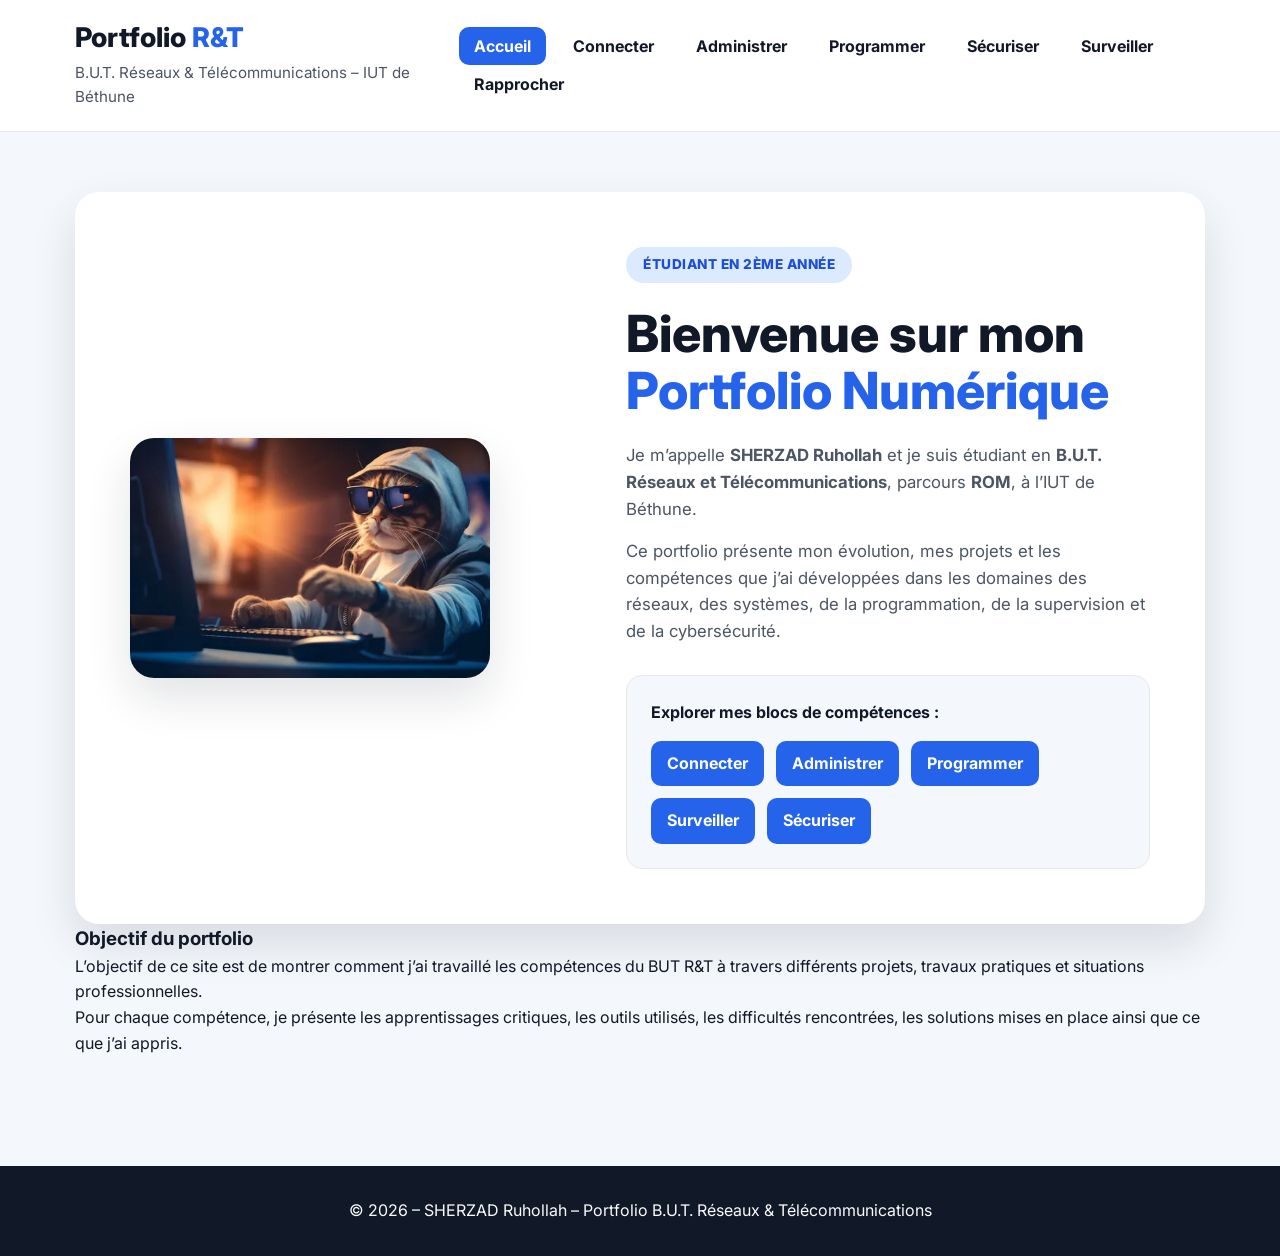
<file: index.html>
<!DOCTYPE html>
<html lang="fr">
<head>
    <meta charset="UTF-8">
    <meta name="viewport" content="width=device-width, initial-scale=1.0">
    <title>Accueil | Portfolio SHERZAD Ruhollah</title>
    <link rel="stylesheet" href="style.css">
    <link href="https://fonts.googleapis.com/css2?family=Inter:wght@400;500;600;700;800&display=swap" rel="stylesheet">
</head>

<body class="page-home">

<header class="main-header">
    <div class="header-container">
        <div class="header-left">
            <h1>Portfolio <span class="highlight">R&T</span></h1>
            <p>B.U.T. Réseaux & Télécommunications – IUT de Béthune</p>
        </div>

        <nav class="header-right">
            <ul>
                <li><a href="index.html" class="nav-link active">Accueil</a></li>
                <li><a href="connecter.html" class="nav-link">Connecter</a></li>
                <li><a href="administrer.html" class="nav-link">Administrer</a></li>
                <li><a href="programmer.html" class="nav-link">Programmer</a></li>
                <li><a href="securiser.html" class="nav-link">Sécuriser</a></li>
                <li><a href="surveiller.html" class="nav-link">Surveiller</a></li>
                <li><a href="rapprocher.html" class="nav-link">Rapprocher</a></li>

            </ul>
        </nav>
    </div>
</header>

<main class="home-main">

    <section class="hero-section">
        <div class="hero-left">
            <img src="pic.webp" alt="Photo de SHERZAD Ruhollah" class="hero-side-image">
        </div>

        <div class="hero-right">
            <span class="badge">Étudiant en 2ème année</span>

            <h2>
                Bienvenue sur mon <br>
                <span class="highlight">Portfolio Numérique</span>
            </h2>

            <p class="hero-description">
                Je m’appelle <strong>SHERZAD Ruhollah</strong> et je suis étudiant en 
                <strong>B.U.T. Réseaux et Télécommunications</strong>, parcours 
                <strong>ROM</strong>, à l’IUT de Béthune.
            </p>

            <p class="hero-description">
                Ce portfolio présente mon évolution, mes projets et les compétences que j’ai développées
                dans les domaines des réseaux, des systèmes, de la programmation, de la supervision
                et de la cybersécurité.
            </p>

            <div class="hero-cta-box">
                <p>Explorer mes blocs de compétences :</p>

                <div class="cta-buttons">
                    <a href="connecter.html" class="btn-mini">Connecter</a>
                    <a href="administrer.html" class="btn-mini">Administrer</a>
                    <a href="programmer.html" class="btn-mini">Programmer</a>
                    <a href="surveiller.html" class="btn-mini">Surveiller</a>
                    <a href="securiser.html" class="btn-mini">Sécuriser</a>
                </div>
            </div>
        </div>
    </section>

    <section class="intro-section">
        <h3>Objectif du portfolio</h3>

        <p>
            L’objectif de ce site est de montrer comment j’ai travaillé les compétences du BUT R&T
            à travers différents projets, travaux pratiques et situations professionnelles.
        </p>

        <p>
            Pour chaque compétence, je présente les apprentissages critiques, les outils utilisés,
            les difficultés rencontrées, les solutions mises en place ainsi que ce que j’ai appris.
        </p>
    </section>

</main>

<footer class="main-footer">
    <p>© 2026 – SHERZAD Ruhollah – Portfolio B.U.T. Réseaux & Télécommunications</p>
</footer>

</body>
</html>
</file>
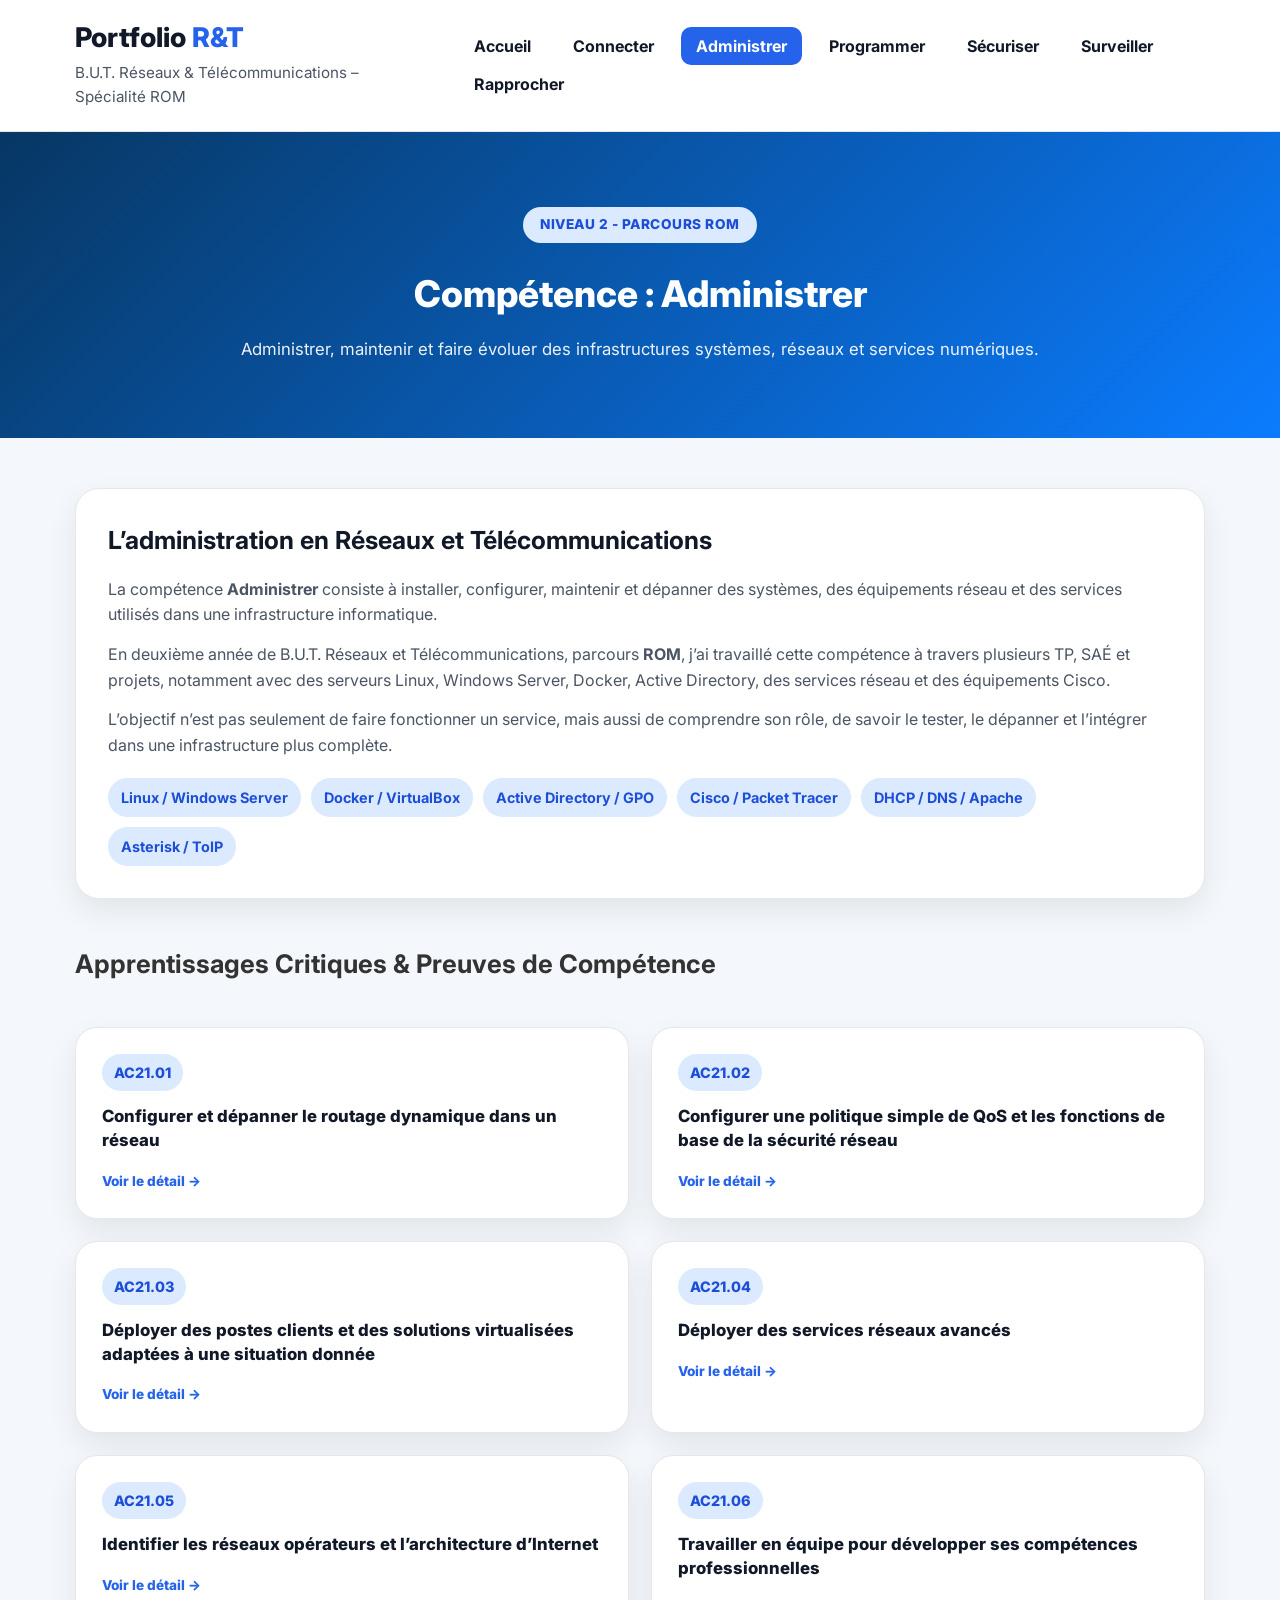
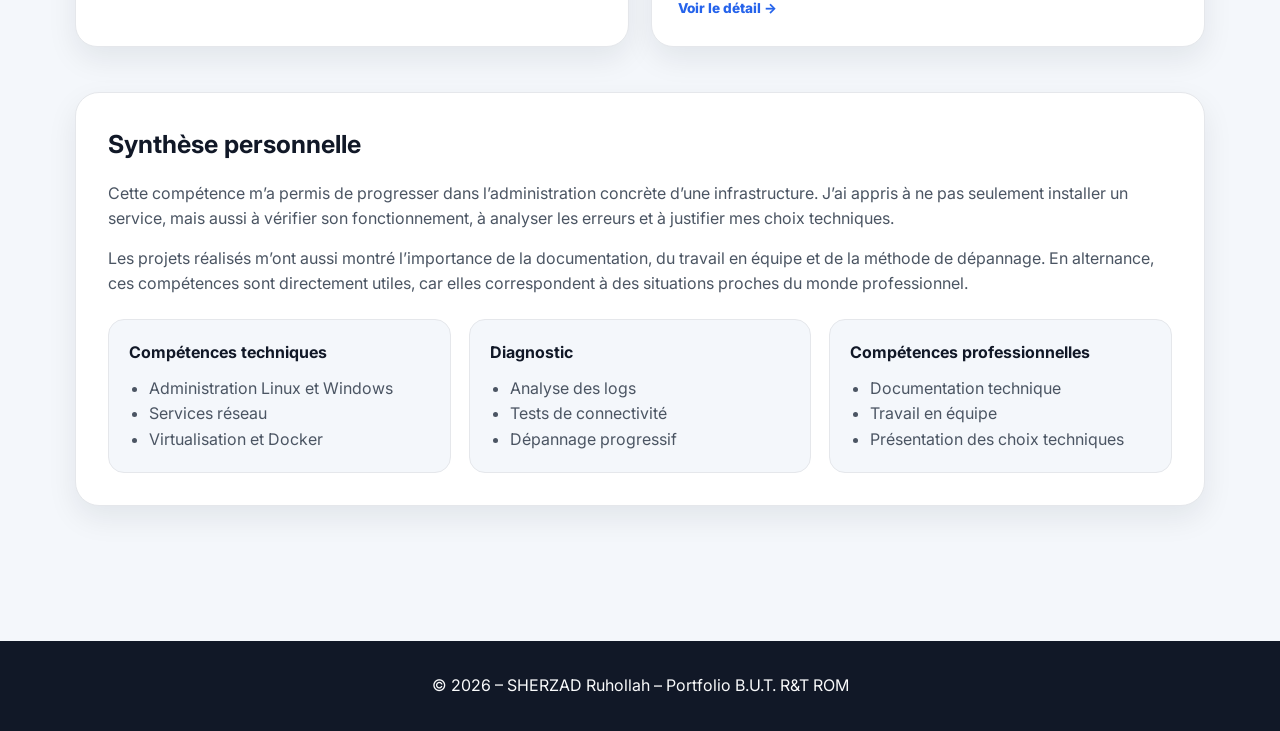
<file: administrer.html>
<!DOCTYPE html>
<html lang="fr">
<head>
    <meta charset="UTF-8">
    <meta name="viewport" content="width=device-width, initial-scale=1.0">
    <title>Administrer | Portfolio R&T ROM</title>
    <link rel="stylesheet" href="style.css">
    <link href="https://fonts.googleapis.com/css2?family=Inter:wght@400;500;600;700;800&display=swap" rel="stylesheet">
</head>

<body class="page-admin">

<header class="main-header">
    <div class="header-container">
        <div class="header-left">
            <h1>Portfolio <span class="highlight">R&T</span></h1>
            <p>B.U.T. Réseaux & Télécommunications – Spécialité ROM</p>
        </div>

        <nav class="header-right">
            <ul>
                <li><a href="index.html" class="nav-link">Accueil</a></li>
                <li><a href="connecter.html" class="nav-link">Connecter</a></li>
                <li><a href="administrer.html" class="nav-link active">Administrer</a></li>
                <li><a href="programmer.html" class="nav-link">Programmer</a></li>
                <li><a href="securiser.html" class="nav-link">Sécuriser</a></li>
                <li><a href="surveiller.html" class="nav-link">Surveiller</a></li>
                <li><a href="rapprocher.html" class="nav-link">Rapprocher</a></li>

            </ul>
        </nav>
    </div>
</header>

<section class="topic-banner admin-theme">
    <div class="topic-banner-content">
        <div class="badge">Niveau 2 - Parcours ROM</div>
        <h2>Compétence : Administrer</h2>
        <p>Administrer, maintenir et faire évoluer des infrastructures systèmes, réseaux et services numériques.</p>
    </div>
</section>

<main class="topic-container">

    <article class="topic-card">
        <div class="card-header">
            <h3>L’administration en Réseaux et Télécommunications</h3>
        </div>

        <div class="card-body">
            <p>
                La compétence <strong>Administrer</strong> consiste à installer, configurer, maintenir et dépanner
                des systèmes, des équipements réseau et des services utilisés dans une infrastructure informatique.
            </p>

            <p>
                En deuxième année de B.U.T. Réseaux et Télécommunications, parcours <strong>ROM</strong>,
                j’ai travaillé cette compétence à travers plusieurs TP, SAÉ et projets, notamment avec des serveurs
                Linux, Windows Server, Docker, Active Directory, des services réseau et des équipements Cisco.
            </p>

            <p>
                L’objectif n’est pas seulement de faire fonctionner un service, mais aussi de comprendre son rôle,
                de savoir le tester, le dépanner et l’intégrer dans une infrastructure plus complète.
            </p>

            <div class="skills-tags">
                <span class="tag">Linux / Windows Server</span>
                <span class="tag">Docker / VirtualBox</span>
                <span class="tag">Active Directory / GPO</span>
                <span class="tag">Cisco / Packet Tracer</span>
                <span class="tag">DHCP / DNS / Apache</span>
                <span class="tag">Asterisk / ToIP</span>
            </div>
        </div>
    </article>

    <section class="ac-interactive-grid">
        <h3 style="margin-bottom: 20px; color: #333;">
            Apprentissages Critiques & Preuves de Compétence
        </h3>

        <!-- AC21.01 MODIFIÉ ICI -->
        <details class="ac-item">
            <summary>
                <div>
                    <span class="ac-code">AC21.01</span>
                    <span class="ac-title">Configurer et dépanner le routage dynamique dans un réseau</span>
                </div>
                <span class="click-hint">cliquer pour voir la preuve</span>
            </summary>

            <div class="ac-content">
                <p>
                    <strong>Réalisation :</strong> Dans les TP de réseaux et dans la SAE Pépinière,
                    j’ai configuré des équipements Cisco afin de mettre en place une architecture réseau
                    avec VLAN, routage inter-VLAN et routage dynamique, notamment avec OSPF.
                </p>

                <p>
                    <strong>Méthodologie :</strong> J’ai commencé par créer la topologie réseau,
                    attribuer les adresses IP, configurer les interfaces, les VLAN, les trunks,
                    puis activer le routage dynamique. Ensuite, j’ai vérifié les tables de routage
                    et la connectivité entre les différents réseaux.
                </p>

                <p>
                    <strong>Outils utilisés :</strong> Cisco Packet Tracer, commandes Cisco IOS,
                    machines virtuelles, tests ping et traceroute.
                </p>

                <p>
                    <strong>Difficultés rencontrées :</strong> J’ai rencontré des erreurs de configuration OSPF,
                    notamment des problèmes de réseaux mal déclarés ou d’interfaces qui ne communiquaient pas
                    correctement.
                </p>

                <p>
                    <strong>Ce que j’ai appris :</strong> J’ai compris l’importance d’une configuration précise
                    du routage dynamique et de la vérification progressive avec des commandes comme
                    <strong>show ip route</strong> et <strong>show ip ospf neighbor</strong>.
                </p>

                <p>
                    <strong>Ce que je ferais autrement :</strong> Je préparerais davantage mon plan d’adressage
                    et ma topologie avant de commencer la configuration pour limiter les erreurs.
                </p>

            <p>
                <strong>Preuve :</strong> Maquettes Packet Tracer fonctionnelles avec communication entre plusieurs réseaux.
            </p>

            <!-- SECTION LIEN PDF AJOUTÉE POUR AC21.01 -->
            <div class="ac-download-section" style="margin-top: 20px; padding-top: 15px; border-top: 1px dashed #ddd;">
                <strong style="display: block; margin-bottom: 8px; color: #0066cc;">Documents associés :</strong>

                <a href="document/rapport_pepiniere.pdf" target="_blank"
                style="display: inline-flex; align-items: center; text-decoration: none; color: #333; background: #f5f5f5; padding: 8px 12px; border-radius: 4px; font-weight: 500; border: 1px solid #e0e0e0; transition: background 0.2s; margin-right: 10px; margin-bottom: 8px;">
                    <span style="margin-right: 8px;">📄</span>
                    Compte rendu SAE Pépinière
                </a>

                <a href="document/TP1-R301.pdf" target="_blank"
                style="display: inline-flex; align-items: center; text-decoration: none; color: #333; background: #f5f5f5; padding: 8px 12px; border-radius: 4px; font-weight: 500; border: 1px solid #e0e0e0; transition: background 0.2s; margin-right: 10px; margin-bottom: 8px;">
                    <span style="margin-right: 8px;">📄</span>
                    TP1 R3.01 - Réseaux de Campus
                </a>

                <a href="document/TP2-R301.pdf" target="_blank"
                style="display: inline-flex; align-items: center; text-decoration: none; color: #333; background: #f5f5f5; padding: 8px 12px; border-radius: 4px; font-weight: 500; border: 1px solid #e0e0e0; transition: background 0.2s;">
                    <span style="margin-right: 8px;">📄</span>
                    TP2 R3.01 - Routage dynamique
                </a>
            
        </details>

        <details class="ac-item">
            <summary>
                <div>
                    <span class="ac-code">AC21.02</span>
                    <span class="ac-title">Configurer une politique simple de QoS et les fonctions de base de la sécurité réseau</span>
                </div>
                <span class="click-hint">cliquer pour voir la preuve</span>
            </summary>

            <div class="ac-content">
                <p>
                    <strong>Réalisation :</strong> Dans la SAE Pépinière et les TP réseau,
                    j’ai travaillé sur la sécurisation de l’infrastructure avec des VLAN, des ACL,
                    du SSH, du Port Security et des règles de filtrage entre les réseaux.
                </p>

                <p>
                    <strong>Méthodologie :</strong> J’ai séparé les réseaux selon les usages,
                    puis j’ai appliqué des règles pour limiter les accès non autorisés.
                    J’ai également configuré l’accès distant sécurisé avec SSH au lieu de Telnet.
                </p>

                <p>
                    <strong>Outils utilisés :</strong> Cisco IOS, Packet Tracer, Wireshark,
                    SSH, ACL et Port Security.
                </p>

                <p>
                    <strong>Difficultés rencontrées :</strong> Les ACL peuvent facilement bloquer trop de trafic
                    si elles sont mal placées ou mal ordonnées. J’ai donc dû tester chaque règle progressivement.
                </p>

                <p>
                    <strong>Ce que j’ai appris :</strong> J’ai appris qu’une bonne sécurité réseau repose
                    sur la segmentation, le contrôle des accès et la vérification du trafic autorisé ou bloqué.
                </p>

                <p>
                    <strong>Ce que je ferais autrement :</strong> Je documenterais plus précisément chaque règle ACL
                    pour faciliter la maintenance et le dépannage.
                </p>

<p>
    <strong>Preuve :</strong> Mise en place de règles ACL, sécurisation des ports,
    accès distant en SSH et gestion des accès utilisateurs.
</p>

                <!-- SECTION LIEN PDF AJOUTÉE POUR AC21.02 -->
                <div class="ac-download-section" style="margin-top: 20px; padding-top: 15px; border-top: 1px dashed #ddd;">
                    <strong style="display: block; margin-bottom: 8px; color: #0066cc;">Documents associés :</strong>

                    <a href="document/rapport_pepiniere.pdf" target="_blank"
                    style="display: inline-flex; align-items: center; text-decoration: none; color: #333; background: #f5f5f5; padding: 8px 12px; border-radius: 4px; font-weight: 500; border: 1px solid #e0e0e0; transition: background 0.2s; margin-right: 10px; margin-bottom: 8px;">
                        <span style="margin-right: 8px;">📄</span>
                        Compte rendu SAE Pépinière
                    </a>

                    <a href="document/TP%20-%20Serveur%20OpenLDAP-304.pdf" target="_blank"
                    style="display: inline-flex; align-items: center; text-decoration: none; color: #333; background: #f5f5f5; padding: 8px 12px; border-radius: 4px; font-weight: 500; border: 1px solid #e0e0e0; transition: background 0.2s; margin-right: 10px; margin-bottom: 8px;">
                        <span style="margin-right: 8px;">📄</span>
                        TP Serveur OpenLDAP R3.04
                    </a>

                    <a href="document/Clients%20d'un%20serveur%20OpenLDAP%20-R304.pdf" target="_blank"
                    style="display: inline-flex; align-items: center; text-decoration: none; color: #333; background: #f5f5f5; padding: 8px 12px; border-radius: 4px; font-weight: 500; border: 1px solid #e0e0e0; transition: background 0.2s;">
                        <span style="margin-right: 8px;">📄</span>
                        Clients OpenLDAP R3.04
                    </a>
                </div>
            </div>
        </details>

        <details class="ac-item">
            <summary>
                <div>
                    <span class="ac-code">AC21.03</span>
                    <span class="ac-title">Déployer des postes clients et des solutions virtualisées adaptées à une situation donnée</span>
                </div>
                <span class="click-hint">cliquer pour voir la preuve</span>
            </summary>

            <div class="ac-content">
                <p>
                    <strong>Réalisation :</strong> J’ai utilisé plusieurs machines virtuelles sous Linux
                    et Windows Server pour créer des environnements de test. J’ai aussi utilisé Docker
                    pour déployer des services comme mon site Flask avec PostgreSQL.
                </p>

                <p>
                    <strong>Méthodologie :</strong> J’ai créé les machines virtuelles, configuré leur réseau,
                    installé les services nécessaires puis testé la communication entre les machines.
                    Avec Docker, j’ai utilisé un Dockerfile et docker-compose pour lancer plusieurs services ensemble.
                </p>

                <p>
                    <strong>Outils utilisés :</strong> VirtualBox, Docker, docker-compose,
                    Linux, Windows Server, PostgreSQL et Flask.
                </p>

                <p>
                    <strong>Difficultés rencontrées :</strong> J’ai eu des problèmes de réseau entre conteneurs
                    et machines virtuelles, notamment avec les ports, les interfaces et les noms de services Docker.
                </p>

                <p>
                    <strong>Ce que j’ai appris :</strong> J’ai compris la différence entre une machine virtuelle complète
                    et un conteneur Docker, ainsi que l’intérêt de la virtualisation pour tester une infrastructure
                    sans matériel physique.
                </p>

                <p>
                    <strong>Ce que je ferais autrement :</strong> Je créerais dès le départ un schéma clair
                    des machines, des adresses IP et des ports utilisés.
                </p>

            <p>
                <strong>Preuve :</strong> Déploiement de postes clients, de serveurs et de solutions virtualisées adaptées aux besoins des projets.
            </p>

            <!-- SECTION LIEN PDF AJOUTÉE POUR AC21.03 -->
            <div class="ac-download-section" style="margin-top: 20px; padding-top: 15px; border-top: 1px dashed #ddd;">
                <strong style="display: block; margin-bottom: 8px; color: #0066cc;">Documents associés :</strong>

                <a href="document/rapport_pepiniere.pdf" target="_blank"
                style="display: inline-flex; align-items: center; text-decoration: none; color: #333; background: #f5f5f5; padding: 8px 12px; border-radius: 4px; font-weight: 500; border: 1px solid #e0e0e0; transition: background 0.2s; margin-right: 10px; margin-bottom: 8px;">
                    <span style="margin-right: 8px;">📄</span>
                    Compte rendu SAE Pépinière
                </a>

                <a href="document/TP%20-%20Serveur%20OpenLDAP-304.pdf" target="_blank"
                style="display: inline-flex; align-items: center; text-decoration: none; color: #333; background: #f5f5f5; padding: 8px 12px; border-radius: 4px; font-weight: 500; border: 1px solid #e0e0e0; transition: background 0.2s; margin-right: 10px; margin-bottom: 8px;">
                    <span style="margin-right: 8px;">📄</span>
                    TP Serveur OpenLDAP R3.04
                </a>

                <a href="document/Clients%20d'un%20serveur%20OpenLDAP%20-R304.pdf" target="_blank"
                style="display: inline-flex; align-items: center; text-decoration: none; color: #333; background: #f5f5f5; padding: 8px 12px; border-radius: 4px; font-weight: 500; border: 1px solid #e0e0e0; transition: background 0.2s; margin-right: 10px; margin-bottom: 8px;">
                    <span style="margin-right: 8px;">📄</span>
                    Clients OpenLDAP R3.04
                </a>

                <a href="document/TP1-303.pdf" target="_blank"
                style="display: inline-flex; align-items: center; text-decoration: none; color: #333; background: #f5f5f5; padding: 8px 12px; border-radius: 4px; font-weight: 500; border: 1px solid #e0e0e0; transition: background 0.2s;">
                    <span style="margin-right: 8px;">📄</span>
                    TP1 R3.03 - Services réseaux avancés
                </a>
            </div>
            </div>
        </details>

        <details class="ac-item">
            <summary>
                <div>
                    <span class="ac-code">AC21.04</span>
                    <span class="ac-title">Déployer des services réseaux avancés</span>
                </div>
                <span class="click-hint">cliquer pour voir la preuve</span>
            </summary>

            <div class="ac-content">
                <p>
                    <strong>Réalisation :</strong> Dans les TP et la SAE Pépinière,
                    j’ai déployé plusieurs services réseaux comme DHCP, DNS, Apache,
                    Active Directory, partage de fichiers, GPO et Asterisk pour la téléphonie IP.
                </p>

                <p>
                    <strong>Méthodologie :</strong> J’ai installé chaque service séparément,
                    puis je l’ai intégré dans l’infrastructure globale. Pour chaque service,
                    j’ai réalisé des tests afin de vérifier son bon fonctionnement.
                </p>

                <p>
                    <strong>Outils utilisés :</strong> Linux, Windows Server, Apache,
                    DNS, DHCP, Active Directory, Asterisk et Wireshark.
                </p>

                <p>
                    <strong>Difficultés rencontrées :</strong> Certains services ne fonctionnaient pas au départ
                    à cause d’erreurs dans les fichiers de configuration, de problèmes de droits
                    ou de mauvais paramètres réseau.
                </p>

                <p>
                    <strong>Ce que j’ai appris :</strong> J’ai appris à analyser les logs,
                    vérifier les services actifs et corriger les erreurs étape par étape.
                </p>

                <p>
                    <strong>Ce que je ferais autrement :</strong> Je testerais chaque service immédiatement
                    après son installation avant de passer au service suivant.
                </p>

                <p>
                    <strong>Preuve :</strong> Déploiement et intégration de services réseaux avancés dans des environnements d'entreprise et opérateurs, notamment à travers la SAE4 ROM.01, la SAE Pépinière et les TP Réseaux Opérateurs.
                </p>

                <!-- SECTION LIEN PDF AJOUTÉE POUR AC21.04 -->
                <div class="ac-download-section" style="margin-top: 20px; padding-top: 15px; border-top: 1px dashed #ddd;">
                    <strong style="display: block; margin-bottom: 8px; color: #0066cc;">Documents associés :</strong>

                    <a href="document/Saé4%20ROM.01%20_%20Déployer%20une%20infrastructure%20opérateur%20et%20ses%20services%20clients.pdf"
                    target="_blank"
                    style="display: inline-flex; align-items: center; text-decoration: none; color: #333; background: #f5f5f5; padding: 8px 12px; border-radius: 4px; font-weight: 500; border: 1px solid #e0e0e0; transition: background 0.2s; margin-right: 10px; margin-bottom: 8px;">
                        <span style="margin-right: 8px;">📄</span>
                        SAE4 ROM.01 – Infrastructure opérateur
                    </a>

                    <a href="document/rapport_pepiniere.pdf"
                    target="_blank"
                    style="display: inline-flex; align-items: center; text-decoration: none; color: #333; background: #f5f5f5; padding: 8px 12px; border-radius: 4px; font-weight: 500; border: 1px solid #e0e0e0; transition: background 0.2s; margin-right: 10px; margin-bottom: 8px;">
                        <span style="margin-right: 8px;">📄</span>
                        Compte rendu SAE Pépinière
                    </a>

                    <a href="document/TP2-R302.pdf"
                    target="_blank"
                    style="display: inline-flex; align-items: center; text-decoration: none; color: #333; background: #f5f5f5; padding: 8px 12px; border-radius: 4px; font-weight: 500; border: 1px solid #e0e0e0; transition: background 0.2s;">
                        <span style="margin-right: 8px;">📄</span>
                        TP R3.02 – Réseaux opérateurs (MPLS/BGP)
                    </a>
                </div>
                            </div>
        </details>

        <details class="ac-item">
            <summary>
                <div>
                    <span class="ac-code">AC21.05</span>
                    <span class="ac-title">Identifier les réseaux opérateurs et l’architecture d’Internet</span>
                </div>
                <span class="click-hint">cliquer pour voir la preuve</span>
            </summary>

            <div class="ac-content">
                <p>
                    <strong>Réalisation :</strong> Dans le parcours ROM, j’ai étudié les réseaux opérateurs,
                    l’architecture d’Internet, la téléphonie IP, les réseaux mobiles et les principes liés
                    aux infrastructures télécoms.
                </p>

                <p>
                    <strong>Méthodologie :</strong> J’ai travaillé sur des schémas d’architecture,
                    des études de réseaux, des TP de téléphonie et des projets liés aux infrastructures opérateurs.
                </p>

                <p>
                    <strong>Outils utilisés :</strong> Asterisk, Wireshark, Packet Tracer,
                    documents techniques, srsRAN et analyse de trafic.
                </p>

                <p>
                    <strong>Difficultés rencontrées :</strong> Les architectures opérateurs sont plus complexes
                    qu’un réseau local classique, car elles impliquent plusieurs couches, plusieurs technologies
                    et des contraintes de disponibilité.
                </p>

                <p>
                    <strong>Ce que j’ai appris :</strong> J’ai compris le rôle des opérateurs,
                    du routage, des services télécoms, de la téléphonie IP et des infrastructures nécessaires
                    pour connecter les utilisateurs à Internet.
                </p>

                <p>
                    <strong>Ce que je ferais autrement :</strong> Je représenterais davantage les architectures
                    sous forme de schémas pour mieux visualiser les rôles des différents équipements.
                </p>

            <p>
                <strong>Preuve :</strong> L’étude des réseaux opérateurs et de l’architecture d’Internet a été approfondie à travers les TP de R3.02, permettant de comprendre les mécanismes d’interconnexion, le fonctionnement des réseaux MPLS et BGP, ainsi que la SAE4 ROM.01 dédiée au déploiement d’une infrastructure opérateur et de ses services clients.
            </p>

            <!-- SECTION LIEN PDF AJOUTÉE POUR AC21.05 -->
            <div class="ac-download-section" style="margin-top: 20px; padding-top: 15px; border-top: 1px dashed #ddd;">
                <strong style="display: block; margin-bottom: 8px; color: #0066cc;">Documents associés :</strong>

                <a href="document/TP1_R302.pdf"
                target="_blank"
                style="display: inline-flex; align-items: center; text-decoration: none; color: #333; background: #f5f5f5; padding: 8px 12px; border-radius: 4px; font-weight: 500; border: 1px solid #e0e0e0; transition: background 0.2s; margin-right: 10px; margin-bottom: 8px;">
                    <span style="margin-right: 8px;">📄</span>
                    TP1 R3.02 – Introduction aux réseaux opérateurs
                </a>

                <a href="document/TP2-R302.pdf"
                target="_blank"
                style="display: inline-flex; align-items: center; text-decoration: none; color: #333; background: #f5f5f5; padding: 8px 12px; border-radius: 4px; font-weight: 500; border: 1px solid #e0e0e0; transition: background 0.2s; margin-right: 10px; margin-bottom: 8px;">
                    <span style="margin-right: 8px;">📄</span>
                    TP2 R3.02 – MPLS, BGP et réseaux opérateurs
                </a>

                <a href="document/Saé4%20ROM.01%20_%20Déployer%20une%20infrastructure%20opérateur%20et%20ses%20services%20clients.pdf"
                target="_blank"
                style="display: inline-flex; align-items: center; text-decoration: none; color: #333; background: #f5f5f5; padding: 8px 12px; border-radius: 4px; font-weight: 500; border: 1px solid #e0e0e0; transition: background 0.2s;">
                    <span style="margin-right: 8px;">📄</span>
                    SAE4 ROM.01 – Infrastructure opérateur et services clients
                </a>
            </div>
        </details>

        <details class="ac-item">
            <summary>
                <div>
                    <span class="ac-code">AC21.06</span>
                    <span class="ac-title">Travailler en équipe pour développer ses compétences professionnelles</span>
                </div>
                <span class="click-hint">cliquer pour voir la preuve</span>
            </summary>

            <div class="ac-content">
                <p>
                    <strong>Réalisation :</strong> Dans la SAE Pépinière, j’ai travaillé en groupe
                    sur une infrastructure complète. J’ai principalement contribué à la partie site web externe,
                    à certains éléments de téléphonie, ainsi qu’à la configuration réseau et système.
                </p>

                <p>
                    <strong>Méthodologie :</strong> Nous avons réparti les tâches entre les membres du groupe,
                    partagé les configurations, documenté notre travail et préparé une soutenance commune.
                </p>

                <p>
                    <strong>Outils utilisés :</strong> Documentation partagée, Docker,
                    Packet Tracer, machines virtuelles, rapports SAE et échanges en groupe.
                </p>

                <p>
                    <strong>Difficultés rencontrées :</strong> Le travail en équipe demande une bonne organisation.
                    Il fallait éviter les doublons, expliquer ses choix aux autres et intégrer les différentes parties
                    du projet ensemble.
                </p>

                <p>
                    <strong>Ce que j’ai appris :</strong> J’ai appris à mieux communiquer techniquement,
                    à documenter mon travail et à présenter mes réalisations de manière claire lors d’un projet collectif.
                </p>

                <p>
                    <strong>Ce que je ferais autrement :</strong> Je mettrais en place dès le début une meilleure répartition
                    des tâches et un suivi plus régulier de l’avancement de chaque partie.
                </p>

                <p>
                    <strong>Preuve :</strong> Participation à la SAE Pépinière, documentation technique,
                    site web externe, intégration avec l’infrastructure réseau.
                </p>
            </div>
        </details>

    </section>

    <article class="topic-card soft-card">
        <div class="card-header">
            <h3>Synthèse personnelle</h3>
        </div>

        <div class="card-body">
            <p>
                Cette compétence m’a permis de progresser dans l’administration concrète d’une infrastructure.
                J’ai appris à ne pas seulement installer un service, mais aussi à vérifier son fonctionnement,
                à analyser les erreurs et à justifier mes choix techniques.
            </p>

            <p>
                Les projets réalisés m’ont aussi montré l’importance de la documentation, du travail en équipe
                et de la méthode de dépannage. En alternance, ces compétences sont directement utiles,
                car elles correspondent à des situations proches du monde professionnel.
            </p>

            <div class="skills-grid">
                <div>
                    <strong>Compétences techniques</strong>
                    <ul>
                        <li>Administration Linux et Windows</li>
                        <li>Services réseau</li>
                        <li>Virtualisation et Docker</li>
                    </ul>
                </div>

                <div>
                    <strong>Diagnostic</strong>
                    <ul>
                        <li>Analyse des logs</li>
                        <li>Tests de connectivité</li>
                        <li>Dépannage progressif</li>
                    </ul>
                </div>

                <div>
                    <strong>Compétences professionnelles</strong>
                    <ul>
                        <li>Documentation technique</li>
                        <li>Travail en équipe</li>
                        <li>Présentation des choix techniques</li>
                    </ul>
                </div>
            </div>
        </div>
    </article>

</main>

<footer class="main-footer">
    <p>© 2026 – SHERZAD Ruhollah – Portfolio B.U.T. R&T ROM</p>
</footer>

</body>
</html>
</file>
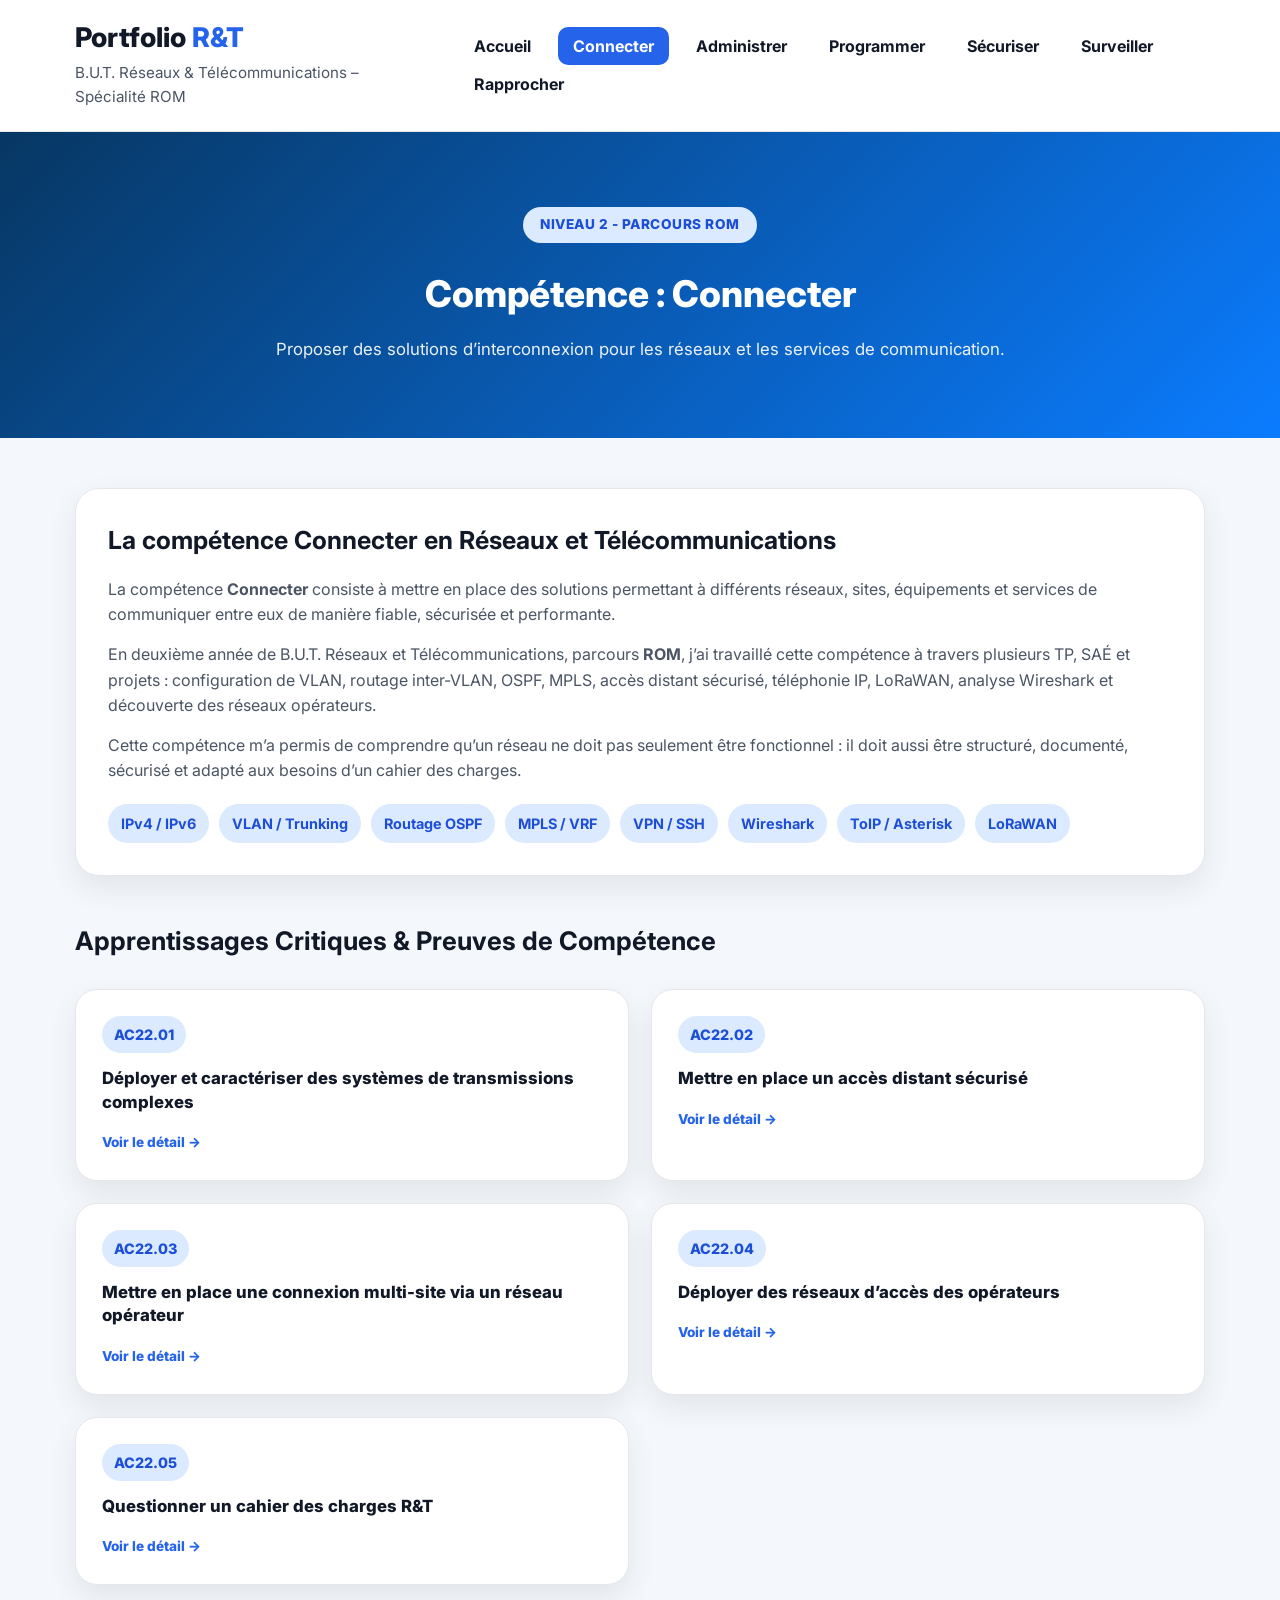
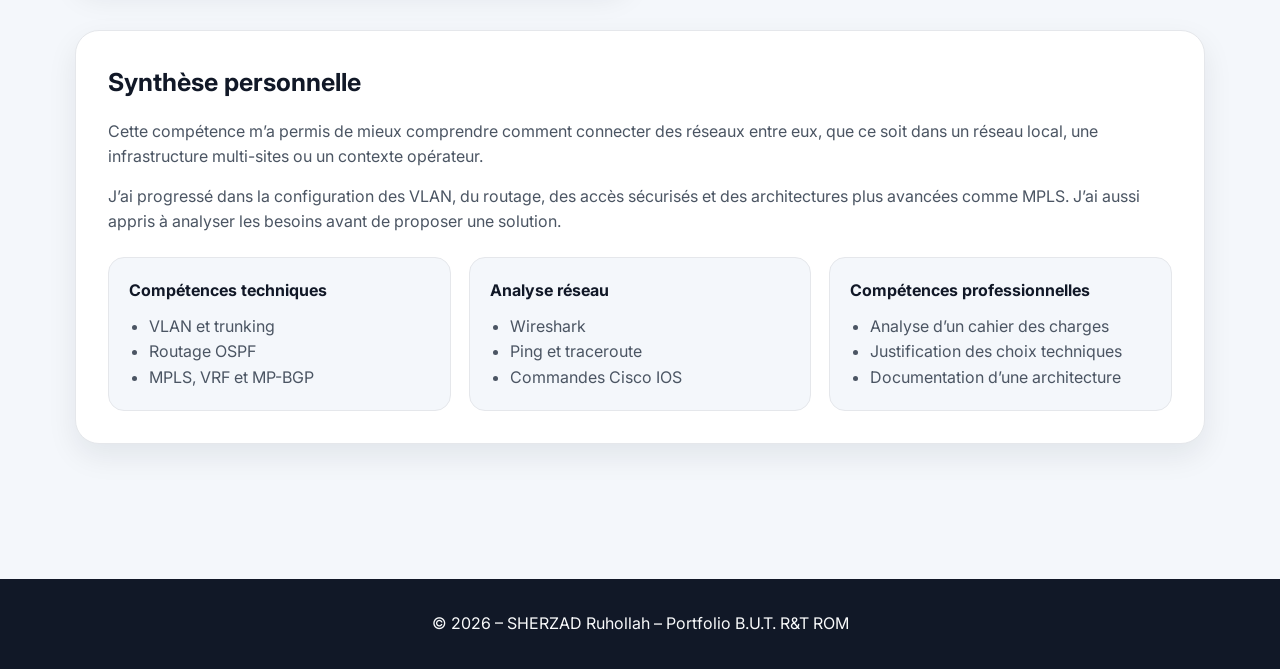
<file: connecter.html>
<!DOCTYPE html>
<html lang="fr">
<head>
    <meta charset="UTF-8">
    <meta name="viewport" content="width=device-width, initial-scale=1.0">
    <title>Connecter | Portfolio R&T ROM</title>
    <link rel="stylesheet" href="style.css">
    <link href="https://fonts.googleapis.com/css2?family=Inter:wght@400;500;600;700;800&display=swap" rel="stylesheet">
</head>

<body class="page-connect">

<header class="main-header">
    <div class="header-container">
        <div class="header-left">
            <h1>Portfolio <span class="highlight">R&T</span></h1>
            <p>B.U.T. Réseaux & Télécommunications – Spécialité ROM</p>
        </div>

        <nav class="header-right">
            <ul>
                <li><a href="index.html" class="nav-link">Accueil</a></li>
                <li><a href="connecter.html" class="nav-link active">Connecter</a></li>
                <li><a href="administrer.html" class="nav-link">Administrer</a></li>
                <li><a href="programmer.html" class="nav-link">Programmer</a></li>
                <li><a href="securiser.html" class="nav-link">Sécuriser</a></li>
                <li><a href="surveiller.html" class="nav-link">Surveiller</a></li>
                <li><a href="rapprocher.html" class="nav-link">Rapprocher</a></li>

            </ul>
        </nav>
    </div>
</header>

<section class="topic-banner connect-theme">
    <div class="topic-banner-content">
        <div class="badge">Niveau 2 - Parcours ROM</div>
        <h2>Compétence : Connecter</h2>
        <p>Proposer des solutions d’interconnexion pour les réseaux et les services de communication.</p>
    </div>
</section>

<main class="topic-container">

    <article class="topic-card">
        <div class="card-header">
            <h3>La compétence Connecter en Réseaux et Télécommunications</h3>
        </div>

        <div class="card-body">
            <p>
                La compétence <strong>Connecter</strong> consiste à mettre en place des solutions permettant
                à différents réseaux, sites, équipements et services de communiquer entre eux de manière fiable,
                sécurisée et performante.
            </p>

            <p>
                En deuxième année de B.U.T. Réseaux et Télécommunications, parcours <strong>ROM</strong>,
                j’ai travaillé cette compétence à travers plusieurs TP, SAÉ et projets : configuration de VLAN,
                routage inter-VLAN, OSPF, MPLS, accès distant sécurisé, téléphonie IP, LoRaWAN, analyse Wireshark
                et découverte des réseaux opérateurs.
            </p>

            <p>
                Cette compétence m’a permis de comprendre qu’un réseau ne doit pas seulement être fonctionnel :
                il doit aussi être structuré, documenté, sécurisé et adapté aux besoins d’un cahier des charges.
            </p>

            <div class="skills-tags">
                <span class="tag">IPv4 / IPv6</span>
                <span class="tag">VLAN / Trunking</span>
                <span class="tag">Routage OSPF</span>
                <span class="tag">MPLS / VRF</span>
                <span class="tag">VPN / SSH</span>
                <span class="tag">Wireshark</span>
                <span class="tag">ToIP / Asterisk</span>
                <span class="tag">LoRaWAN</span>
            </div>
        </div>
    </article>

    <section class="ac-interactive-grid">
        <h3>Apprentissages Critiques & Preuves de Compétence</h3>

        <details class="ac-item">
            <summary>
                <div>
                    <span class="ac-code">AC22.01</span>
                    <span class="ac-title">Déployer et caractériser des systèmes de transmissions complexes</span>
                </div>
                <span class="click-hint">cliquer pour voir la preuve</span>
            </summary>

            <div class="ac-content">
                <p>
                    <strong>Réalisation :</strong> Dans les TP de transmission, de télécommunications et dans la SAE Pépinière,
                    j’ai travaillé sur différents supports et systèmes de communication : réseaux Ethernet, téléphonie IP,
                    LoRaWAN, analyse de signaux et étude de performances.
                </p>

                <p>
                    <strong>Méthodologie :</strong> J’ai observé le fonctionnement des transmissions, analysé les échanges
                    avec Wireshark et étudié les paramètres qui influencent la qualité d’une communication : débit,
                    latence, pertes, portée et qualité du signal.
                </p>

                <p>
                    <strong>Outils utilisés :</strong> Wireshark, Packet Tracer, analyseur de spectre, Simulink/Matlab,
                    équipements réseau, téléphonie IP et LoRaWAN.
                </p>

                <p>
                    <strong>Difficultés rencontrées :</strong> La principale difficulté était de relier la partie théorique
                    des transmissions avec les mesures observées en pratique. Certains résultats n’étaient pas toujours
                    simples à interpréter.
                </p>

                <p>
                    <strong>Ce que j’ai appris :</strong> J’ai compris qu’une transmission ne se limite pas à envoyer
                    des données : il faut aussi vérifier la qualité, la stabilité et les limites du support utilisé.
                </p>

                <p>
                    <strong>Ce que je ferais autrement :</strong> Je documenterais davantage les mesures effectuées
                    pour pouvoir comparer plus facilement les résultats entre plusieurs essais.
                </p>

            <p>
                <strong>Preuve :</strong> Étude et caractérisation de systèmes de transmission à travers les travaux de R3.05,
                notamment l’analyse des chaînes de transmission numériques, des signaux transmis et des paramètres influençant
                la qualité d’une transmission.
            </p>

            <!-- SECTION LIEN PDF AJOUTÉE POUR AC22.01 -->
            <div class="ac-download-section" style="margin-top: 20px; padding-top: 15px; border-top: 1px dashed #ddd;">
                <strong style="display: block; margin-bottom: 8px; color: #0066cc;">Documents associés :</strong>

                <a href="document/TP1-R305.pdf"
                target="_blank"
                style="display: inline-flex; align-items: center; text-decoration: none; color: #333; background: #f5f5f5; padding: 8px 12px; border-radius: 4px; font-weight: 500; border: 1px solid #e0e0e0; transition: background 0.2s; margin-right: 10px; margin-bottom: 8px;">
                    <span style="margin-right: 8px;">📄</span>
                    TP1 R3.05 – Chaînes de transmissions numériques
                </a>

                <a href="document/TP2-R305.pdf"
                target="_blank"
                style="display: inline-flex; align-items: center; text-decoration: none; color: #333; background: #f5f5f5; padding: 8px 12px; border-radius: 4px; font-weight: 500; border: 1px solid #e0e0e0; transition: background 0.2s;">
                    <span style="margin-right: 8px;">📄</span>
                    TP2 R3.05 – Caractérisation de transmission
                </a>
            </div>
            </div>
        </details>

        <details class="ac-item">
            <summary>
                <div>
                    <span class="ac-code">AC22.02</span>
                    <span class="ac-title">Mettre en place un accès distant sécurisé</span>
                </div>
                <span class="click-hint">cliquer pour voir la preuve</span>
            </summary>

            <div class="ac-content">
                <p>
                    <strong>Réalisation :</strong> Dans les TP réseau et dans la SAE Pépinière, j’ai configuré des accès
                    distants sécurisés pour administrer des équipements ou des serveurs, notamment avec <strong>SSH</strong>.
                    J’ai aussi travaillé sur la sécurisation des accès réseau avec des règles de filtrage.
                </p>

                <p>
                    <strong>Méthodologie :</strong> J’ai remplacé les accès non sécurisés par SSH, configuré les utilisateurs,
                    les mots de passe, les interfaces d’administration et testé la connexion depuis un poste client.
                </p>

                <p>
                    <strong>Outils utilisés :</strong> SSH, Linux, Cisco IOS, Packet Tracer, ACL, machines virtuelles.
                </p>

                <p>
                    <strong>Difficultés rencontrées :</strong> Certains accès ne fonctionnaient pas à cause d’erreurs
                    d’adressage, de passerelle ou de configuration des lignes VTY sur les équipements Cisco.
                </p>

                <p>
                    <strong>Ce que j’ai appris :</strong> J’ai compris l’importance de sécuriser les accès d’administration,
                    car un accès distant mal protégé peut devenir une faille importante dans une infrastructure.
                </p>

                <p>
                    <strong>Ce que je ferais autrement :</strong> Je créerais une documentation précise avec les IP
                    d’administration, les utilisateurs autorisés et les commandes de vérification.
                </p>

        <p>
            <strong>Preuve :</strong> La mise en place d’accès distants sécurisés a été abordée à travers la SAE Pépinière ainsi que les travaux autour d’OpenLDAP, permettant de comprendre l’importance de l’authentification, de la gestion des accès et de la sécurisation des services réseaux.
        </p>

        <!-- SECTION LIEN PDF AJOUTÉE POUR AC22.02 -->
        <div class="ac-download-section" style="margin-top: 20px; padding-top: 15px; border-top: 1px dashed #ddd;">
            <strong style="display: block; margin-bottom: 8px; color: #0066cc;">Documents associés :</strong>

            <a href="document/rapport_pepiniere.pdf"
            target="_blank"
            style="display: inline-flex; align-items: center; text-decoration: none; color: #333; background: #f5f5f5; padding: 8px 12px; border-radius: 4px; font-weight: 500; border: 1px solid #e0e0e0; transition: background 0.2s; margin-right: 10px; margin-bottom: 8px;">
                <span style="margin-right: 8px;">📄</span>
                Compte rendu SAE Pépinière
            </a>

            <a href="document/TP%20-%20Serveur%20OpenLDAP-304.pdf"
            target="_blank"
            style="display: inline-flex; align-items: center; text-decoration: none; color: #333; background: #f5f5f5; padding: 8px 12px; border-radius: 4px; font-weight: 500; border: 1px solid #e0e0e0; transition: background 0.2s; margin-right: 10px; margin-bottom: 8px;">
                <span style="margin-right: 8px;">📄</span>
                TP Serveur OpenLDAP R3.04
            </a>

            <a href="document/Clients%20d'un%20serveur%20OpenLDAP%20-R304.pdf"
            target="_blank"
            style="display: inline-flex; align-items: center; text-decoration: none; color: #333; background: #f5f5f5; padding: 8px 12px; border-radius: 4px; font-weight: 500; border: 1px solid #e0e0e0; transition: background 0.2s;">
                <span style="margin-right: 8px;">📄</span>
                Clients OpenLDAP R3.04
            </a>
        </div>
            </div>
        </details>

        <details class="ac-item">
            <summary>
                <div>
                    <span class="ac-code">AC22.03</span>
                    <span class="ac-title">Mettre en place une connexion multi-site via un réseau opérateur</span>
                </div>
                <span class="click-hint">cliquer pour voir la preuve</span>
            </summary>

            <div class="ac-content">
                <p>
                    <strong>Réalisation :</strong> Dans le module R3.02 et les travaux liés aux réseaux opérateurs,
                    j’ai travaillé sur une architecture de type backbone opérateur avec <strong>OSPF</strong>,
                    <strong>MPLS</strong>, <strong>LDP</strong>, <strong>VRF</strong> et <strong>MP-BGP</strong>.
                </p>

                <p>
                    <strong>Méthodologie :</strong> J’ai configuré les interfaces, le routage dynamique OSPF,
                    puis activé MPLS et LDP pour la commutation par labels. Ensuite, j’ai configuré des VRF
                    afin d’isoler les réseaux clients et utilisé MP-BGP pour l’échange des routes VPNv4.
                </p>

                <p>
                    <strong>Outils utilisés :</strong> Routeurs Cisco, Packet Tracer/GNS3 selon les TP,
                    commandes Cisco IOS, ping, traceroute, show ip route, show mpls ldp neighbor.
                </p>

                <p>
                    <strong>Difficultés rencontrées :</strong> MPLS était difficile au début, notamment la compréhension
                    des labels, des routeurs PE/P et de l’isolation des clients avec les VRF.
                </p>

                <p>
                    <strong>Ce que j’ai appris :</strong> J’ai compris comment un opérateur peut connecter plusieurs sites
                    clients tout en gardant une séparation logique des réseaux grâce aux VRF et à MPLS.
                </p>

                <p>
                    <strong>Ce que je ferais autrement :</strong> Je ferais un schéma plus détaillé avant la configuration
                    pour mieux distinguer les routeurs clients, PE, P et les VRF.
                </p>

            <p>
                <strong>Preuve :</strong> Configuration d’un réseau opérateur multi-site avec OSPF, MPLS, LDP, VRF et MP-BGP, validée par des tests de connectivité et des commandes de vérification.
            </p>

            <!-- SECTION LIEN PDF AJOUTÉE POUR AC22.03 -->
            <div class="ac-download-section" style="margin-top: 20px; padding-top: 15px; border-top: 1px dashed #ddd;">
                <strong style="display: block; margin-bottom: 8px; color: #0066cc;">Documents associés :</strong>

                <a href="document/TP1_R302.pdf"
                target="_blank"
                style="display: inline-flex; align-items: center; text-decoration: none; color: #333; background: #f5f5f5; padding: 8px 12px; border-radius: 4px; font-weight: 500; border: 1px solid #e0e0e0; transition: background 0.2s; margin-right: 10px; margin-bottom: 8px;">
                    <span style="margin-right: 8px;">📄</span>
                    TP1 R3.02 – Réseaux opérateurs
                </a>

                <a href="document/TP2-R302.pdf"
                target="_blank"
                style="display: inline-flex; align-items: center; text-decoration: none; color: #333; background: #f5f5f5; padding: 8px 12px; border-radius: 4px; font-weight: 500; border: 1px solid #e0e0e0; transition: background 0.2s; margin-right: 10px; margin-bottom: 8px;">
                    <span style="margin-right: 8px;">📄</span>
                    TP2 R3.02 – MPLS / VRF / MP-BGP
                </a>

                <a href="document/Saé4%20ROM.01%20_%20Déployer%20une%20infrastructure%20opérateur%20et%20ses%20services%20clients.pdf"
                target="_blank"
                style="display: inline-flex; align-items: center; text-decoration: none; color: #333; background: #f5f5f5; padding: 8px 12px; border-radius: 4px; font-weight: 500; border: 1px solid #e0e0e0; transition: background 0.2s;">
                    <span style="margin-right: 8px;">📄</span>
                    SAE4 ROM.01 – Infrastructure opérateur
                </a>
            </div>
            </div>
        </details>

        <details class="ac-item">
            <summary>
                <div>
                    <span class="ac-code">AC22.04</span>
                    <span class="ac-title">Déployer des réseaux d’accès des opérateurs</span>
                </div>
                <span class="click-hint">cliquer pour voir la preuve</span>
            </summary>

            <div class="ac-content">
                <p>
                    <strong>Réalisation :</strong> Dans le parcours ROM et dans mes projets liés aux télécommunications,
                    j’ai étudié les réseaux d’accès permettant de relier les utilisateurs aux services opérateurs :
                    accès Ethernet, fibre optique, réseaux mobiles, téléphonie IP et LoRaWAN.
                </p>

                <p>
                    <strong>Méthodologie :</strong> J’ai analysé le rôle des équipements d’accès, la façon dont les clients
                    sont raccordés au réseau, ainsi que les contraintes liées à la distance, au débit, à la qualité de service
                    et à la continuité de service.
                </p>

                <p>
                    <strong>Outils utilisés :</strong> Documents techniques, Packet Tracer, Wireshark, Asterisk,
                    LoRaWAN, srsRAN, études de réseau mobile et fibre optique.
                </p>

                <p>
                    <strong>Difficultés rencontrées :</strong> Les réseaux d’accès opérateurs sont plus larges et plus
                    complexes qu’un réseau local classique. Il faut comprendre plusieurs technologies et leur rôle dans
                    l’architecture globale.
                </p>

                <p>
                    <strong>Ce que j’ai appris :</strong> J’ai compris que le réseau d’accès est une partie essentielle :
                    c’est lui qui permet à l’utilisateur final d’accéder aux services Internet, téléphonie ou données.
                </p>

                <p>
                    <strong>Ce que je ferais autrement :</strong> Je comparerais davantage les technologies d’accès
                    entre elles, par exemple fibre, mobile et LoRaWAN, selon leurs avantages et limites.
                </p>

            <p>
                <strong>Preuve :</strong> L’étude des réseaux d’accès opérateurs a été menée à travers les TP de R3.02 ainsi que la SAE4 ROM.01, permettant de comprendre comment les utilisateurs sont raccordés aux services opérateurs et comment différentes technologies d’accès sont intégrées dans une infrastructure globale.
            </p>

            <!-- SECTION LIEN PDF AJOUTÉE POUR AC22.04 -->
            <div class="ac-download-section" style="margin-top: 20px; padding-top: 15px; border-top: 1px dashed #ddd;">
                <strong style="display: block; margin-bottom: 8px; color: #0066cc;">Documents associés :</strong>

                <a href="document/TP1_R302.pdf"
                target="_blank"
                style="display: inline-flex; align-items: center; text-decoration: none; color: #333; background: #f5f5f5; padding: 8px 12px; border-radius: 4px; font-weight: 500; border: 1px solid #e0e0e0; transition: background 0.2s; margin-right: 10px; margin-bottom: 8px;">
                    <span style="margin-right: 8px;">📄</span>
                    TP1 R3.02 – Réseaux opérateurs
                </a>

                <a href="document/TP2-R302.pdf"
                target="_blank"
                style="display: inline-flex; align-items: center; text-decoration: none; color: #333; background: #f5f5f5; padding: 8px 12px; border-radius: 4px; font-weight: 500; border: 1px solid #e0e0e0; transition: background 0.2s; margin-right: 10px; margin-bottom: 8px;">
                    <span style="margin-right: 8px;">📄</span>
                    TP2 R3.02 – MPLS / MP-BGP
                </a>

                <a href="document/Saé4%20ROM.01%20_%20Déployer%20une%20infrastructure%20opérateur%20et%20ses%20services%20clients.pdf"
                target="_blank"
                style="display: inline-flex; align-items: center; text-decoration: none; color: #333; background: #f5f5f5; padding: 8px 12px; border-radius: 4px; font-weight: 500; border: 1px solid #e0e0e0; transition: background 0.2s;">
                    <span style="margin-right: 8px;">📄</span>
                    SAE4 ROM.01 – Infrastructure opérateur et services clients
                </a>
            </div>
            </div>
        </details>

        <details class="ac-item">
            <summary>
                <div>
                    <span class="ac-code">AC22.05</span>
                    <span class="ac-title">Questionner un cahier des charges R&T</span>
                </div>
                <span class="click-hint">cliquer pour voir la preuve</span>
            </summary>

            <div class="ac-content">
                <p>
                    <strong>Réalisation :</strong> Dans la SAE Pépinière, j’ai dû analyser les besoins d’une entreprise
                    hébergée dans une pépinière afin de proposer une infrastructure adaptée : VLAN, services réseau,
                    téléphonie, site web, sécurité, accès utilisateurs et interconnexion.
                </p>

                <p>
                    <strong>Méthodologie :</strong> J’ai identifié les besoins techniques, les contraintes du projet,
                    les services attendus et les équipements nécessaires. Ensuite, j’ai participé à la mise en place
                    de solutions adaptées au cahier des charges.
                </p>

                <p>
                    <strong>Outils utilisés :</strong> Cahier des charges SAE, schémas réseau, Packet Tracer,
                    machines virtuelles, Docker, Flask, PostgreSQL, Asterisk.
                </p>

                <p>
                    <strong>Difficultés rencontrées :</strong> Il fallait transformer des besoins généraux en solutions
                    techniques concrètes. Certaines contraintes obligeaient à faire des choix, par exemple sur la sécurité,
                    la segmentation ou les services à prioriser.
                </p>

                <p>
                    <strong>Ce que j’ai appris :</strong> J’ai appris qu’avant de configurer un réseau, il faut bien
                    comprendre le besoin réel. Une bonne solution technique doit répondre au cahier des charges,
                    pas seulement fonctionner en laboratoire.
                </p>

                <p>
                    <strong>Ce que je ferais autrement :</strong> Je poserais plus de questions au début du projet
                    pour clarifier les besoins, les priorités et les limites techniques.
                </p>

                <p>
                    <strong>Preuve :</strong> SAE Pépinière : infrastructure réseau complète, site web externe,
                    services réseau, téléphonie IP et documentation technique.
                </p>
            </div>
        </details>

    </section>

    <article class="topic-card soft-card">
        <div class="card-header">
            <h3>Synthèse personnelle</h3>
        </div>

        <div class="card-body">
            <p>
                Cette compétence m’a permis de mieux comprendre comment connecter des réseaux entre eux,
                que ce soit dans un réseau local, une infrastructure multi-sites ou un contexte opérateur.
            </p>

            <p>
                J’ai progressé dans la configuration des VLAN, du routage, des accès sécurisés et des architectures
                plus avancées comme MPLS. J’ai aussi appris à analyser les besoins avant de proposer une solution.
            </p>

            <div class="skills-grid">
                <div>
                    <strong>Compétences techniques</strong>
                    <ul>
                        <li>VLAN et trunking</li>
                        <li>Routage OSPF</li>
                        <li>MPLS, VRF et MP-BGP</li>
                    </ul>
                </div>

                <div>
                    <strong>Analyse réseau</strong>
                    <ul>
                        <li>Wireshark</li>
                        <li>Ping et traceroute</li>
                        <li>Commandes Cisco IOS</li>
                    </ul>
                </div>

                <div>
                    <strong>Compétences professionnelles</strong>
                    <ul>
                        <li>Analyse d’un cahier des charges</li>
                        <li>Justification des choix techniques</li>
                        <li>Documentation d’une architecture</li>
                    </ul>
                </div>
            </div>
        </div>
    </article>

</main>

<footer class="main-footer">
    <p>© 2026 – SHERZAD Ruhollah – Portfolio B.U.T. R&T ROM</p>
</footer>

</body>
</html>
</file>
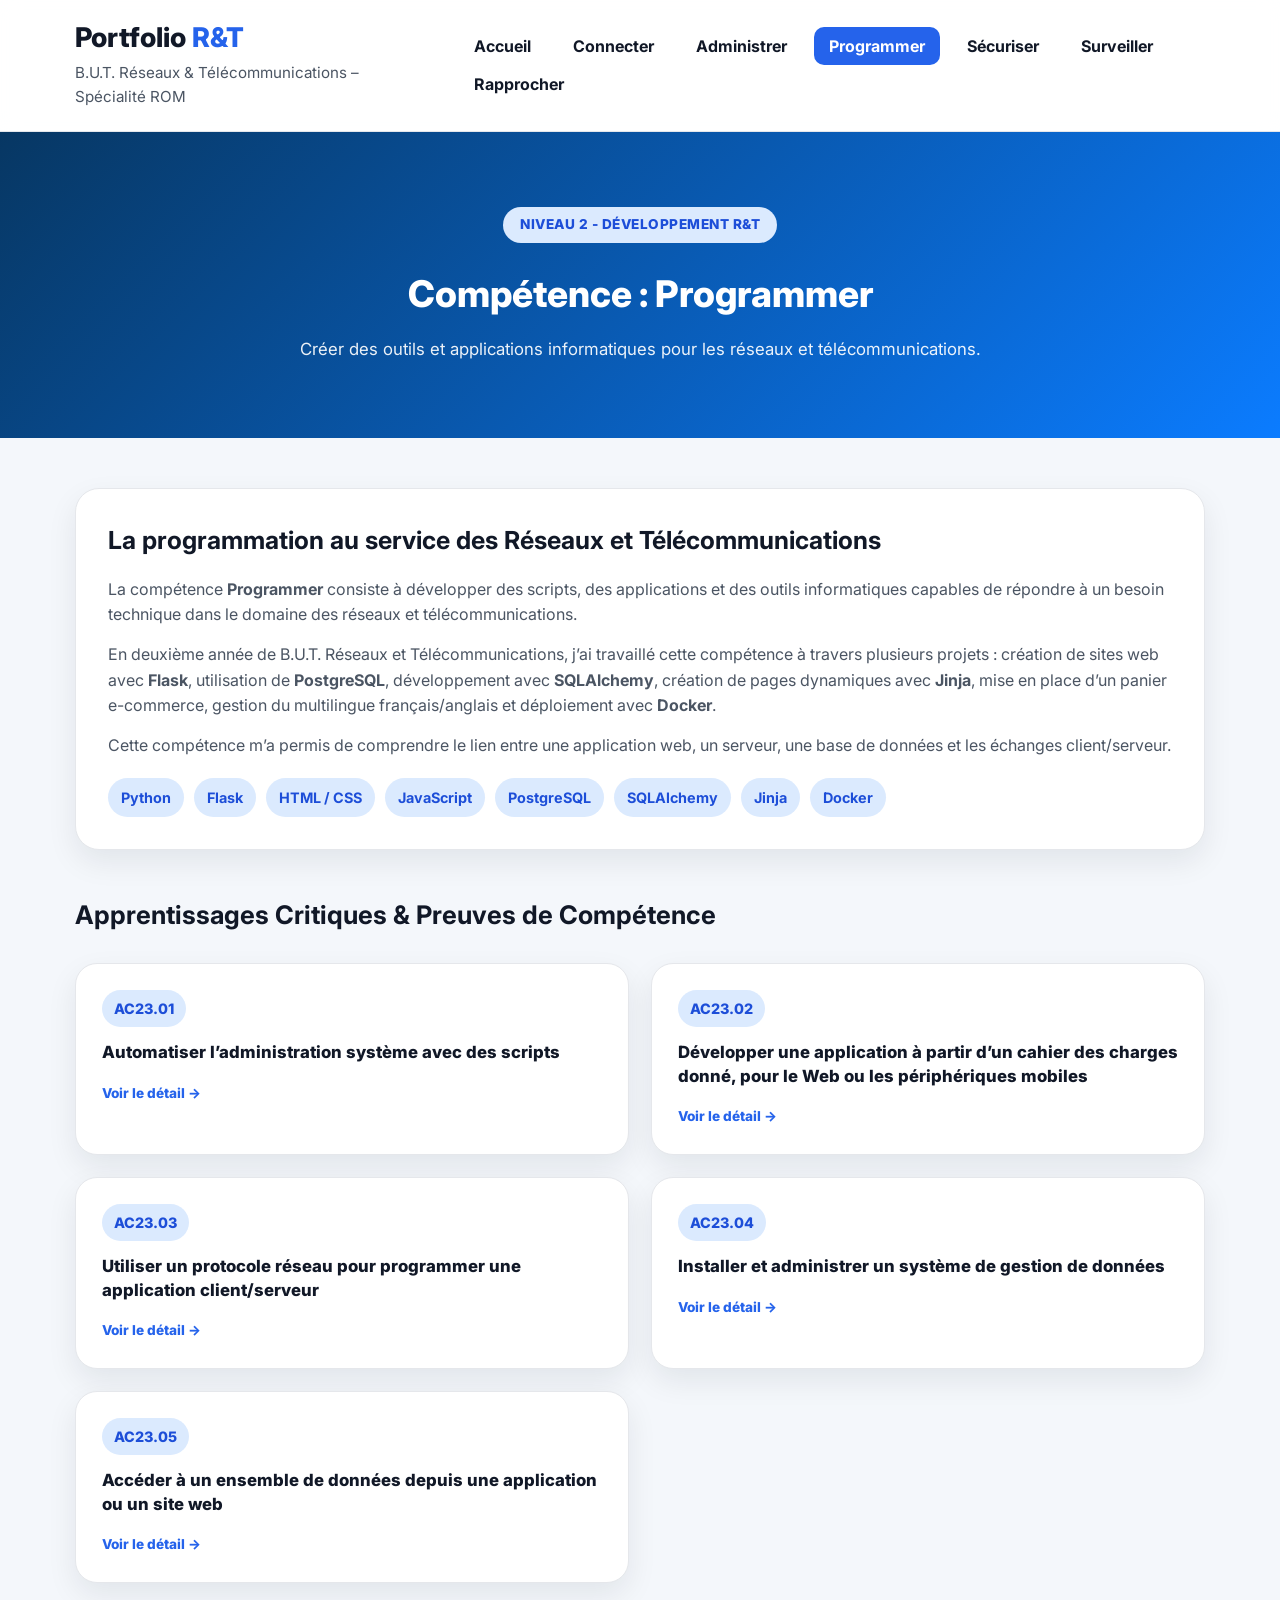
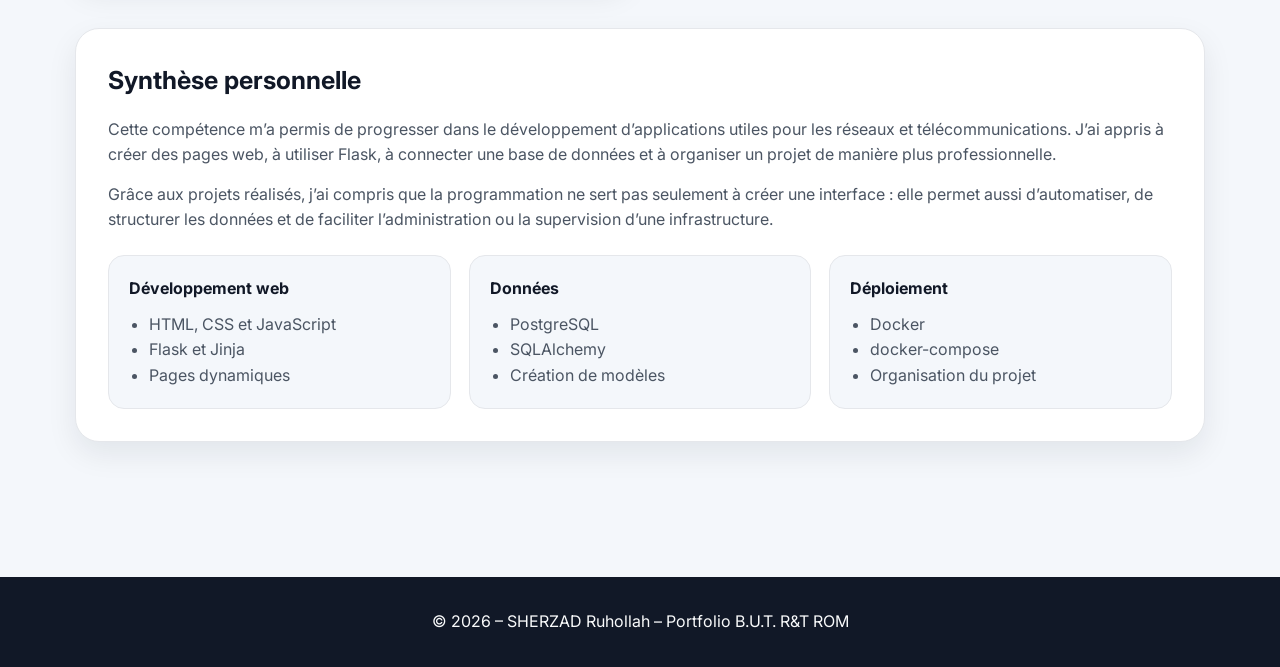
<file: programmer.html>
<!DOCTYPE html>
<html lang="fr">
<head>
    <meta charset="UTF-8">
    <meta name="viewport" content="width=device-width, initial-scale=1.0">
    <title>Programmer | Portfolio R&T ROM</title>
    <link rel="stylesheet" href="style.css">
    <link href="https://fonts.googleapis.com/css2?family=Inter:wght@400;500;600;700;800&display=swap" rel="stylesheet">
</head>

<body class="page-program">

<header class="main-header">
    <div class="header-container">
        <div class="header-left">
            <h1>Portfolio <span class="highlight">R&T</span></h1>
            <p>B.U.T. Réseaux & Télécommunications – Spécialité ROM</p>
        </div>

        <nav class="header-right">
            <ul>
                <li><a href="index.html" class="nav-link">Accueil</a></li>
                <li><a href="connecter.html" class="nav-link">Connecter</a></li>
                <li><a href="administrer.html" class="nav-link">Administrer</a></li>
                <li><a href="programmer.html" class="nav-link active">Programmer</a></li>
                <li><a href="securiser.html" class="nav-link">Sécuriser</a></li>
                <li><a href="surveiller.html" class="nav-link">Surveiller</a></li>
                <li><a href="rapprocher.html" class="nav-link">Rapprocher</a></li>

            </ul>
        </nav>
    </div>
</header>

<section class="topic-banner program-theme">
    <div class="topic-banner-content">
        <div class="badge">Niveau 2 - Développement R&T</div>
        <h2>Compétence : Programmer</h2>
        <p>Créer des outils et applications informatiques pour les réseaux et télécommunications.</p>
    </div>
</section>

<main class="topic-container">

    <article class="topic-card">
        <div class="card-header">
            <h3>La programmation au service des Réseaux et Télécommunications</h3>
        </div>

        <div class="card-body">
            <p>
                La compétence <strong>Programmer</strong> consiste à développer des scripts, des applications
                et des outils informatiques capables de répondre à un besoin technique dans le domaine des réseaux
                et télécommunications.
            </p>

            <p>
                En deuxième année de B.U.T. Réseaux et Télécommunications, j’ai travaillé cette compétence
                à travers plusieurs projets : création de sites web avec <strong>Flask</strong>, utilisation de
                <strong>PostgreSQL</strong>, développement avec <strong>SQLAlchemy</strong>, création de pages
                dynamiques avec <strong>Jinja</strong>, mise en place d’un panier e-commerce, gestion du multilingue
                français/anglais et déploiement avec <strong>Docker</strong>.
            </p>

            <p>
                Cette compétence m’a permis de comprendre le lien entre une application web, un serveur,
                une base de données et les échanges client/serveur.
            </p>

            <div class="skills-tags">
                <span class="tag">Python</span>
                <span class="tag">Flask</span>
                <span class="tag">HTML / CSS</span>
                <span class="tag">JavaScript</span>
                <span class="tag">PostgreSQL</span>
                <span class="tag">SQLAlchemy</span>
                <span class="tag">Jinja</span>
                <span class="tag">Docker</span>
            </div>
        </div>
    </article>

    <section class="ac-interactive-grid">
        <h3>Apprentissages Critiques & Preuves de Compétence</h3>

        <details class="ac-item">
            <summary>
                <div>
                    <span class="ac-code">AC23.01</span>
                    <span class="ac-title">Automatiser l’administration système avec des scripts</span>
                </div>
                <span class="click-hint">cliquer pour voir la preuve</span>
            </summary>

            <div class="ac-content">
                <p>
                    <strong>Réalisation :</strong> Dans différents TP Linux et projets, j’ai utilisé des scripts
                    et des commandes pour automatiser certaines tâches d’administration système ou de traitement
                    de fichiers.
                </p>

                <p>
                    <strong>Méthodologie :</strong> J’ai travaillé en ligne de commande sous Linux pour manipuler
                    des fichiers, vérifier des services, lancer des programmes et organiser mes projets. J’ai aussi
                    utilisé Python pour certains scripts simples, notamment dans des travaux liés aux fichiers réseau
                    ou à l’analyse de données.
                </p>

                <p>
                    <strong>Outils utilisés :</strong> Linux, Bash, Python, terminal, VS Code, scripts de traitement.
                </p>

                <p>
                    <strong>Difficultés rencontrées :</strong> Au début, certaines erreurs venaient de mauvais chemins
                    de fichiers, de permissions ou d’une mauvaise compréhension des commandes Linux.
                </p>

                <p>
                    <strong>Ce que j’ai appris :</strong> J’ai compris que l’automatisation permet de gagner du temps,
                    d’éviter les tâches répétitives et de rendre les manipulations plus fiables.
                </p>

                <p>
                    <strong>Ce que je ferais autrement :</strong> Je commenterais davantage mes scripts et j’utiliserais
                    une structure plus propre pour faciliter leur réutilisation.
                </p>

            <p>
                <strong>Preuve :</strong> L’automatisation de certaines tâches d’administration a été mise en pratique au travers de la SAE Pépinière et de la SAE4 ROM.01, notamment par l’utilisation d’outils Linux, de commandes système et de scripts facilitant le déploiement et l’administration des services.
            </p>

            <!-- SECTION LIEN PDF AJOUTÉE POUR AC23.01 -->
            <div class="ac-download-section" style="margin-top: 20px; padding-top: 15px; border-top: 1px dashed #ddd;">
                <strong style="display: block; margin-bottom: 8px; color: #0066cc;">Documents associés :</strong>

                <a href="document/rapport_pepiniere.pdf"
                target="_blank"
                style="display: inline-flex; align-items: center; text-decoration: none; color: #333; background: #f5f5f5; padding: 8px 12px; border-radius: 4px; font-weight: 500; border: 1px solid #e0e0e0; transition: background 0.2s; margin-right: 10px; margin-bottom: 8px;">
                    <span style="margin-right: 8px;">📄</span>
                    Compte rendu SAE Pépinière
                </a>

                <a href="document/Saé4%20ROM.01%20_%20Déployer%20une%20infrastructure%20opérateur%20et%20ses%20services%20clients.pdf"
                target="_blank"
                style="display: inline-flex; align-items: center; text-decoration: none; color: #333; background: #f5f5f5; padding: 8px 12px; border-radius: 4px; font-weight: 500; border: 1px solid #e0e0e0; transition: background 0.2s;">
                    <span style="margin-right: 8px;">📄</span>
                    SAE4 ROM.01 – Infrastructure opérateur et services clients
                </a>
            </div>
            </div>
        </details>

        <details class="ac-item">
            <summary>
                <div>
                    <span class="ac-code">AC23.02</span>
                    <span class="ac-title">Développer une application à partir d’un cahier des charges donné, pour le Web ou les périphériques mobiles</span>
                </div>
                <span class="click-hint">cliquer pour voir la preuve</span>
            </summary>

            <div class="ac-content">
                <p>
                    <strong>Réalisation :</strong> J’ai développé plusieurs applications web, notamment mon site
                    portfolio et le projet <strong>SudoWorks</strong>. Ce projet a évolué vers un site dynamique
                    avec plusieurs pages, un affichage de produits, un panier et une gestion multilingue français/anglais.
                </p>

                <p>
                    <strong>Méthodologie :</strong> Je suis parti d’un cahier des charges fonctionnel : créer un site clair,
                    structuré, avec des pages accessibles et des fonctionnalités précises. J’ai ensuite développé les pages
                    HTML/CSS, ajouté les routes Flask, intégré Jinja pour rendre les pages dynamiques, puis amélioré
                    l’expérience utilisateur.
                </p>

                <p>
                    <strong>Outils utilisés :</strong> Python, Flask, HTML, CSS, JavaScript, Jinja, VS Code, navigateur web.
                </p>

                <p>
                    <strong>Difficultés rencontrées :</strong> J’ai rencontré des difficultés sur l’organisation des fichiers,
                    la cohérence du design entre les pages et la gestion du multilingue sans casser la structure existante.
                </p>

                <p>
                    <strong>Ce que j’ai appris :</strong> J’ai appris à transformer un besoin en application web fonctionnelle,
                    à organiser mes fichiers et à séparer le contenu, le style et la logique serveur.
                </p>

                <p>
                    <strong>Ce que je ferais autrement :</strong> Je préparerais une maquette plus détaillée dès le début
                    pour éviter de modifier plusieurs fois la structure du site.
                </p>

            <p>
                <strong>Preuve :</strong> Développement du site portfolio et du projet SudoWorks avec Flask, HTML/CSS, JavaScript, Jinja, gestion multilingue et structuration des pages selon un besoin défini.
            </p>

            <!-- SECTION LIEN AJOUTÉE POUR AC23.02 -->
            <div class="ac-download-section" style="margin-top: 20px; padding-top: 15px; border-top: 1px dashed #ddd;">
                <strong style="display: block; margin-bottom: 8px; color: #0066cc;">Preuves associées :</strong>

                <a href="index.html"
                target="_blank"
                style="display: inline-flex; align-items: center; text-decoration: none; color: #333; background: #f5f5f5; padding: 8px 12px; border-radius: 4px; font-weight: 500; border: 1px solid #e0e0e0; transition: background 0.2s; margin-right: 10px; margin-bottom: 8px;">
                    <span style="margin-right: 8px;">🌐</span>
                    Voir le portfolio
                </a>

                <a href="https://github.com/Sherzad-RU/portfolio-but-RT"
                target="_blank"
                style="display: inline-flex; align-items: center; text-decoration: none; color: #333; background: #f5f5f5; padding: 8px 12px; border-radius: 4px; font-weight: 500; border: 1px solid #e0e0e0; transition: background 0.2s; margin-right: 10px; margin-bottom: 8px;">
                    <span style="margin-right: 8px;">💻</span>
                    Code source du portfolio
                </a>
            </div>
            </div>
        </details>

        <details class="ac-item">
            <summary>
                <div>
                    <span class="ac-code">AC23.03</span>
                    <span class="ac-title">Utiliser un protocole réseau pour programmer une application client/serveur</span>
                </div>
                <span class="click-hint">cliquer pour voir la preuve</span>
            </summary>

            <div class="ac-content">
                <p>
                    <strong>Réalisation :</strong> Avec Flask, j’ai développé des applications web fonctionnant selon
                    un modèle <strong>client/serveur</strong>. Le navigateur envoie des requêtes HTTP et le serveur Flask
                    renvoie les pages ou les données demandées.
                </p>

                <p>
                    <strong>Méthodologie :</strong> J’ai créé différentes routes Flask pour répondre aux requêtes
                    des utilisateurs. Chaque route permet d’afficher une page, traiter un formulaire ou récupérer
                    des données depuis la base.
                </p>

                <p>
                    <strong>Outils utilisés :</strong> Flask, HTTP, navigateur web, routes Python, templates Jinja,
                    formulaires HTML.
                </p>

                <p>
                    <strong>Difficultés rencontrées :</strong> Au début, j’avais parfois du mal à comprendre le lien
                    entre une URL, une route Flask, un template HTML et les données envoyées par le serveur.
                </p>

                <p>
                    <strong>Ce que j’ai appris :</strong> J’ai compris le fonctionnement général d’une application web :
                    le client fait une requête, le serveur traite la demande, puis renvoie une réponse.
                </p>

                <p>
                    <strong>Ce que je ferais autrement :</strong> Je documenterais mieux chaque route Flask pour expliquer
                    son rôle et les données qu’elle utilise.
                </p>

            <p>
                <strong>Preuve :</strong> Développement d’applications fonctionnant selon un modèle client/serveur grâce à Flask, avec mise en œuvre des échanges HTTP entre le navigateur et le serveur. Les compétences en programmation acquises en R3.08 ont également été mobilisées pour structurer le code, gérer les exceptions et manipuler les données.
            </p>

            <!-- SECTION LIEN AJOUTÉE POUR AC23.03 -->
            <div class="ac-download-section" style="margin-top: 20px; padding-top: 15px; border-top: 1px dashed #ddd;">
                <strong style="display: block; margin-bottom: 8px; color: #0066cc;">Preuves associées :</strong>

                <a href="index.html"
                target="_blank"
                style="display: inline-flex; align-items: center; text-decoration: none; color: #333; background: #f5f5f5; padding: 8px 12px; border-radius: 4px; font-weight: 500; border: 1px solid #e0e0e0; transition: background 0.2s; margin-right: 10px; margin-bottom: 8px;">
                    <span style="margin-right: 8px;">🌐</span>
                    Tester le portfolio
                </a>

                <a href="https://github.com/Sherzad-RU/portfolio-but-RT"
                target="_blank"
                style="display: inline-flex; align-items: center; text-decoration: none; color: #333; background: #f5f5f5; padding: 8px 12px; border-radius: 4px; font-weight: 500; border: 1px solid #e0e0e0; transition: background 0.2s; margin-right: 10px; margin-bottom: 8px;">
                    <span style="margin-right: 8px;">💻</span>
                    Code source du portfolio
                </a>

                <a href="document/TP2%20-R308.pdf"
                target="_blank"
                style="display: inline-flex; align-items: center; text-decoration: none; color: #333; background: #f5f5f5; padding: 8px 12px; border-radius: 4px; font-weight: 500; border: 1px solid #e0e0e0; transition: background 0.2s;">
                    <span style="margin-right: 8px;">📄</span>
                    TP R3.08 – Sérialisation et gestion des exceptions
                </a>
            </div>
            </div>
        </details>

        <details class="ac-item">
            <summary>
                <div>
                    <span class="ac-code">AC23.04</span>
                    <span class="ac-title">Installer et administrer un système de gestion de données</span>
                </div>
                <span class="click-hint">cliquer pour voir la preuve</span>
            </summary>

            <div class="ac-content">
                <p>
                    <strong>Réalisation :</strong> Dans mon projet Flask, j’ai utilisé une base de données
                    <strong>PostgreSQL</strong> avec <strong>SQLAlchemy</strong>. J’ai aussi travaillé avec SQLite
                    dans certains essais ou projets plus simples.
                </p>

                <p>
                    <strong>Méthodologie :</strong> J’ai créé des modèles de données, configuré la connexion entre Flask
                    et PostgreSQL, puis mis en place la création automatique des tables au démarrage de l’application.
                    J’ai utilisé des classes comme <strong>User</strong>, <strong>Project</strong> ou <strong>Competence</strong>
                    selon les besoins du projet.
                </p>

                <p>
                    <strong>Outils utilisés :</strong> PostgreSQL, SQLite, SQLAlchemy, Flask, Docker, docker-compose.
                </p>

                <p>
                    <strong>Difficultés rencontrées :</strong> J’ai rencontré des problèmes de connexion entre Flask
                    et PostgreSQL, notamment avec l’URI de connexion, le nom du service Docker, les identifiants
                    et la création des tables.
                </p>

                <p>
                    <strong>Ce que j’ai appris :</strong> J’ai compris l’importance d’une base de données bien structurée
                    et le rôle d’un ORM comme SQLAlchemy pour manipuler les données depuis Python.
                </p>

                <p>
                    <strong>Ce que je ferais autrement :</strong> Je définirais plus clairement le modèle de données
                    avant de commencer le développement pour éviter de modifier les tables trop souvent.
                </p>

            <p>
                <strong>Preuve :</strong> Mise en œuvre d’une base de données PostgreSQL au sein d’une application Flask, avec utilisation de SQLAlchemy pour la modélisation des données, la création des tables et les opérations de gestion directement depuis l’application.
            </p>

            <!-- SECTION LIEN AJOUTÉE POUR AC23.04 -->
            <div class="ac-download-section" style="margin-top: 20px; padding-top: 15px; border-top: 1px dashed #ddd;">
                <strong style="display: block; margin-bottom: 8px; color: #0066cc;">Preuves associées :</strong>

                <a href="https://github.com/Sherzad-RU/portfolio-but-RT"
                target="_blank"
                style="display: inline-flex; align-items: center; text-decoration: none; color: #333; background: #f5f5f5; padding: 8px 12px; border-radius: 4px; font-weight: 500; border: 1px solid #e0e0e0; transition: background 0.2s; margin-right: 10px; margin-bottom: 8px;">
                    <span style="margin-right: 8px;">💻</span>
                    Code source du projet Flask / PostgreSQL
                </a>

                <a href="index.html"
                target="_blank"
                style="display: inline-flex; align-items: center; text-decoration: none; color: #333; background: #f5f5f5; padding: 8px 12px; border-radius: 4px; font-weight: 500; border: 1px solid #e0e0e0; transition: background 0.2s; margin-right: 10px; margin-bottom: 8px;">
                    <span style="margin-right: 8px;">🌐</span>
                    Tester l’application portfolio
                </a>

                <a href="document/TP1-R309.pdf"
                target="_blank"
                style="display: inline-flex; align-items: center; text-decoration: none; color: #333; background: #f5f5f5; padding: 8px 12px; border-radius: 4px; font-weight: 500; border: 1px solid #e0e0e0; transition: background 0.2s;">
                    <span style="margin-right: 8px;">📄</span>
                    TP R3.09 – Programmation événementielle
                </a>
            </div>
            </div>
        </details>

        <details class="ac-item">
            <summary>
                <div>
                    <span class="ac-code">AC23.05</span>
                    <span class="ac-title">Accéder à un ensemble de données depuis une application ou un site web</span>
                </div>
                <span class="click-hint">cliquer pour voir la preuve</span>
            </summary>

            <div class="ac-content">
                <p>
                    <strong>Réalisation :</strong> J’ai affiché des données issues de la base PostgreSQL directement
                    dans les pages web de mon application Flask. Par exemple, j’ai travaillé sur l’affichage des produits,
                    la gestion du panier et des pages liées aux compétences ou aux projets.
                </p>

                <p>
                    <strong>Méthodologie :</strong> Les données sont récupérées côté serveur avec Flask et SQLAlchemy,
                    puis envoyées aux templates Jinja pour être affichées dynamiquement dans les pages HTML.
                </p>

                <p>
                    <strong>Outils utilisés :</strong> Flask, SQLAlchemy, PostgreSQL, Jinja, HTML/CSS, JavaScript.
                </p>

                <p>
                    <strong>Difficultés rencontrées :</strong> J’ai rencontré des problèmes de doublons dans l’affichage,
                    de synchronisation entre les données de la base et celles affichées sur la page, ainsi que des soucis
                    avec le panier local en JavaScript.
                </p>

                <p>
                    <strong>Ce que j’ai appris :</strong> J’ai appris à faire le lien entre une base de données,
                    une application serveur et une interface utilisateur.
                </p>

                <p>
                    <strong>Ce que je ferais autrement :</strong> Je structurerais mieux les fonctions d’accès aux données
                    pour éviter les répétitions dans le code.
                </p>

            <p>
                <strong>Preuve :</strong> Accès aux données depuis une application web Flask, récupération des informations stockées en base PostgreSQL avec SQLAlchemy, puis affichage dynamique dans les pages HTML via les templates Jinja.
            </p>

            <!-- SECTION LIEN AJOUTÉE POUR AC23.05 -->
            <div class="ac-download-section" style="margin-top: 20px; padding-top: 15px; border-top: 1px dashed #ddd;">
                <strong style="display: block; margin-bottom: 8px; color: #0066cc;">Preuves associées :</strong>

                <a href="https://github.com/Sherzad-RU/portfolio-but-RT"
                target="_blank"
                style="display: inline-flex; align-items: center; text-decoration: none; color: #333; background: #f5f5f5; padding: 8px 12px; border-radius: 4px; font-weight: 500; border: 1px solid #e0e0e0; transition: background 0.2s; margin-right: 10px; margin-bottom: 8px;">
                    <span style="margin-right: 8px;">💻</span>
                    Code source du projet
                </a>

                <a href="index.html"
                target="_blank"
                style="display: inline-flex; align-items: center; text-decoration: none; color: #333; background: #f5f5f5; padding: 8px 12px; border-radius: 4px; font-weight: 500; border: 1px solid #e0e0e0; transition: background 0.2s; margin-right: 10px; margin-bottom: 8px;">
                    <span style="margin-right: 8px;">🌐</span>
                    Voir l’application web
                </a>

                <a href="document/TP1-R309.pdf"
                target="_blank"
                style="display: inline-flex; align-items: center; text-decoration: none; color: #333; background: #f5f5f5; padding: 8px 12px; border-radius: 4px; font-weight: 500; border: 1px solid #e0e0e0; transition: background 0.2s;">
                    <span style="margin-right: 8px;">📄</span>
                    TP R3.09 – Programmation événementielle
                </a>
            </div>
            </div>
        </details>

    </section>

    <article class="topic-card soft-card">
        <div class="card-header">
            <h3>Synthèse personnelle</h3>
        </div>

        <div class="card-body">
            <p>
                Cette compétence m’a permis de progresser dans le développement d’applications utiles pour les réseaux
                et télécommunications. J’ai appris à créer des pages web, à utiliser Flask, à connecter une base de données
                et à organiser un projet de manière plus professionnelle.
            </p>

            <p>
                Grâce aux projets réalisés, j’ai compris que la programmation ne sert pas seulement à créer une interface :
                elle permet aussi d’automatiser, de structurer les données et de faciliter l’administration ou la supervision
                d’une infrastructure.
            </p>

            <div class="skills-grid">
                <div>
                    <strong>Développement web</strong>
                    <ul>
                        <li>HTML, CSS et JavaScript</li>
                        <li>Flask et Jinja</li>
                        <li>Pages dynamiques</li>
                    </ul>
                </div>

                <div>
                    <strong>Données</strong>
                    <ul>
                        <li>PostgreSQL</li>
                        <li>SQLAlchemy</li>
                        <li>Création de modèles</li>
                    </ul>
                </div>

                <div>
                    <strong>Déploiement</strong>
                    <ul>
                        <li>Docker</li>
                        <li>docker-compose</li>
                        <li>Organisation du projet</li>
                    </ul>
                </div>
            </div>
        </div>
    </article>

</main>

<footer class="main-footer">
    <p>© 2026 – SHERZAD Ruhollah – Portfolio B.U.T. R&T ROM</p>
</footer>

</body>
</html>
</file>
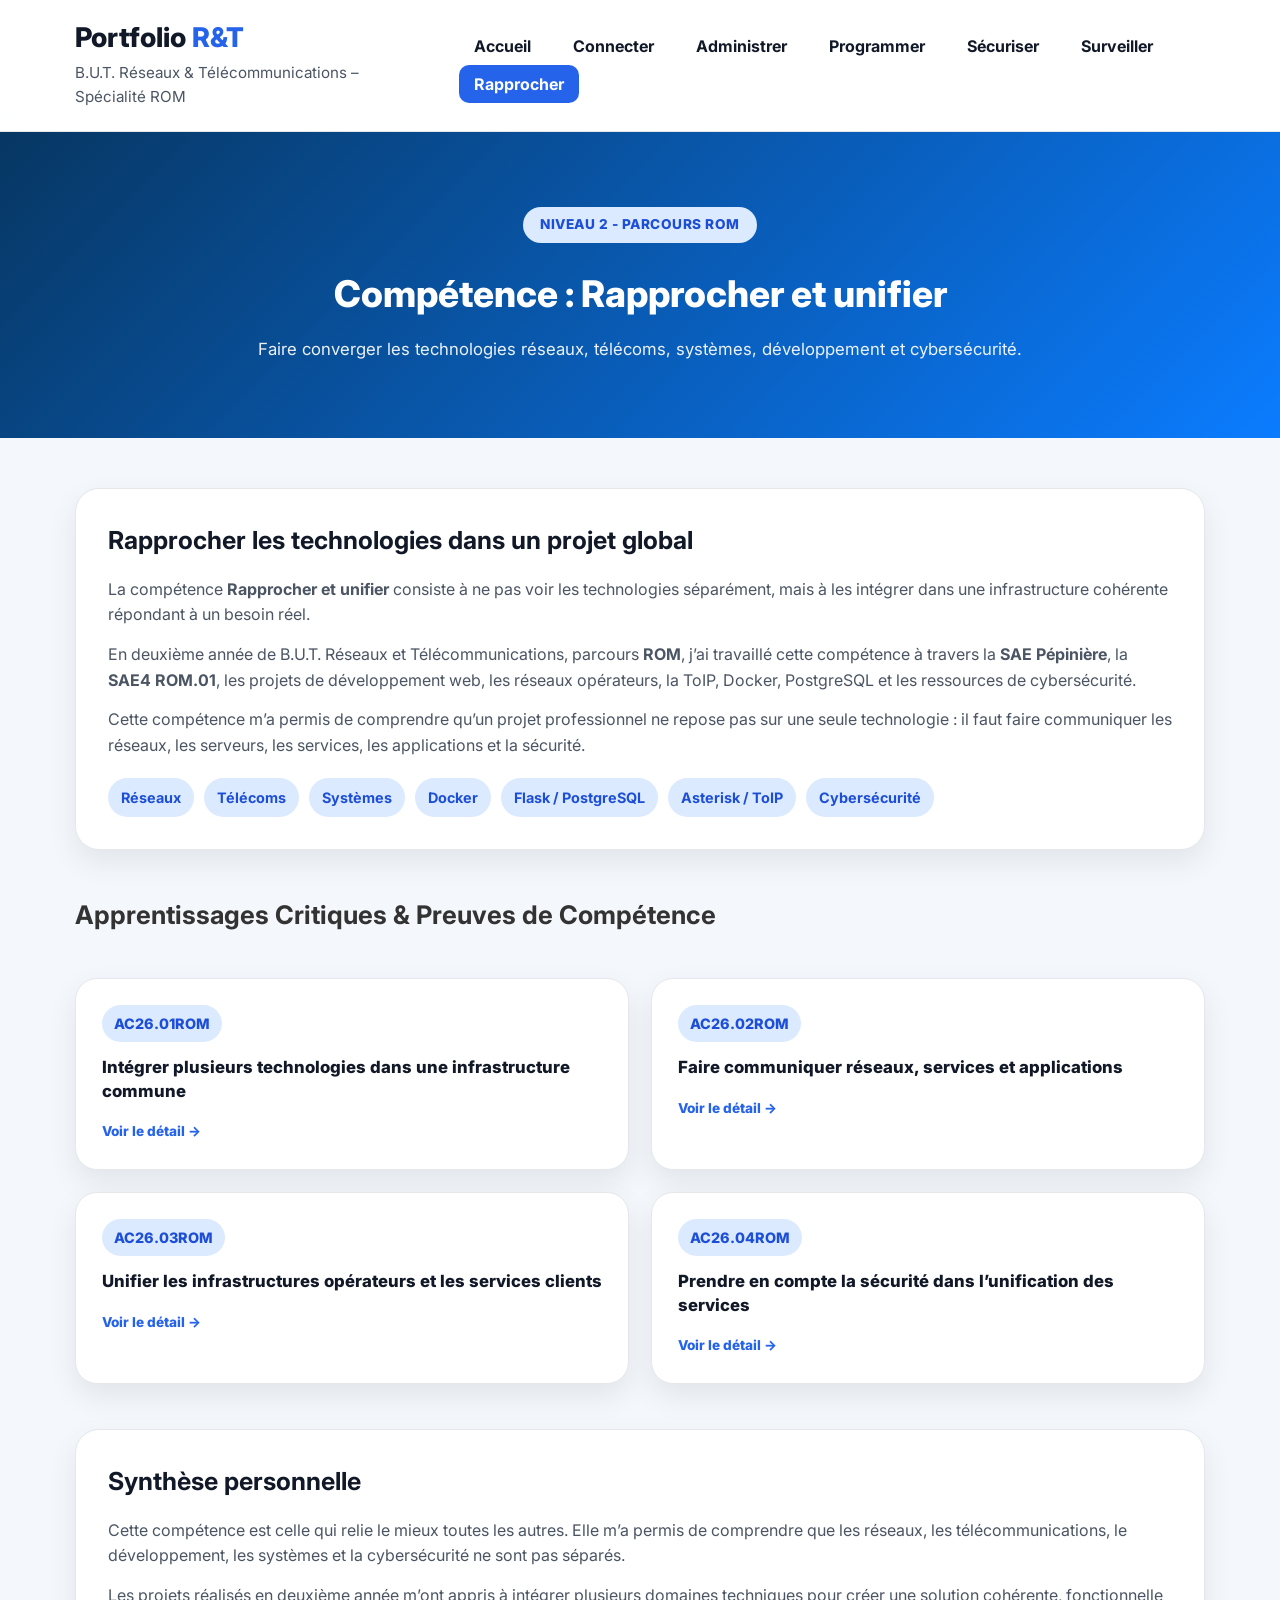
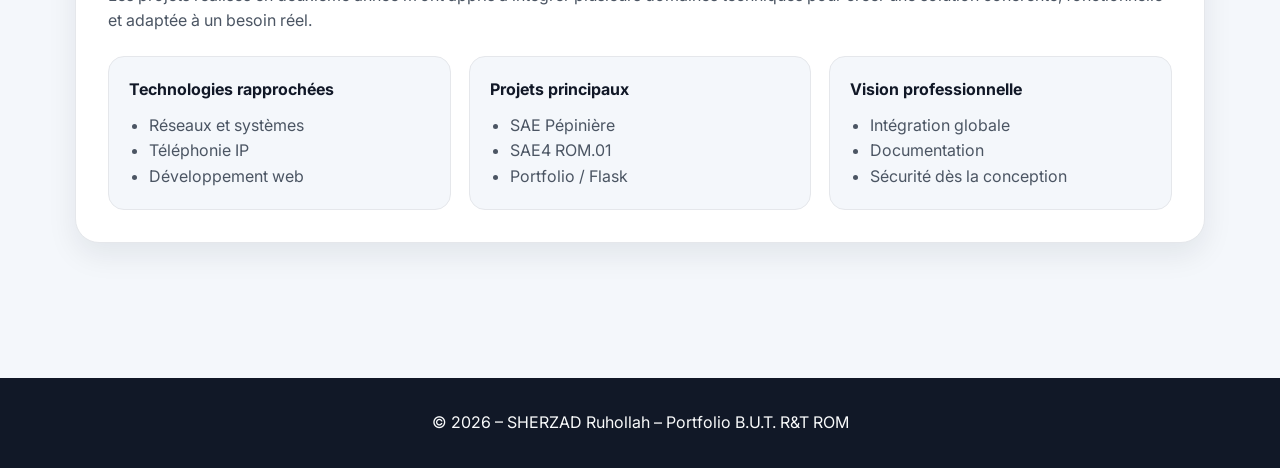
<file: rapprocher.html>
<!DOCTYPE html>
<html lang="fr">
<head>
    <meta charset="UTF-8">
    <meta name="viewport" content="width=device-width, initial-scale=1.0">
    <title>Rapprocher et unifier | Portfolio R&T ROM</title>
    <link rel="stylesheet" href="style.css">
    <link href="https://fonts.googleapis.com/css2?family=Inter:wght@400;500;600;700;800&display=swap" rel="stylesheet">
</head>

<body class="page-rapprocher">

<header class="main-header">
    <div class="header-container">
        <div class="header-left">
            <h1>Portfolio <span class="highlight">R&T</span></h1>
            <p>B.U.T. Réseaux & Télécommunications – Spécialité ROM</p>
        </div>

        <nav class="header-right">
            <ul>
                <li><a href="index.html" class="nav-link">Accueil</a></li>
                <li><a href="connecter.html" class="nav-link">Connecter</a></li>
                <li><a href="administrer.html" class="nav-link">Administrer</a></li>
                <li><a href="programmer.html" class="nav-link">Programmer</a></li>
                <li><a href="securiser.html" class="nav-link">Sécuriser</a></li>
                <li><a href="surveiller.html" class="nav-link">Surveiller</a></li>
                <li><a href="rapprocher.html" class="nav-link active">Rapprocher</a></li>
            </ul>
        </nav>
    </div>
</header>

<section class="topic-banner admin-theme">
    <div class="topic-banner-content">
        <div class="badge">Niveau 2 - Parcours ROM</div>
        <h2>Compétence : Rapprocher et unifier</h2>
        <p>Faire converger les technologies réseaux, télécoms, systèmes, développement et cybersécurité.</p>
    </div>
</section>

<main class="topic-container">

    <article class="topic-card">
        <div class="card-header">
            <h3>Rapprocher les technologies dans un projet global</h3>
        </div>

        <div class="card-body">
            <p>
                La compétence <strong>Rapprocher et unifier</strong> consiste à ne pas voir les technologies séparément,
                mais à les intégrer dans une infrastructure cohérente répondant à un besoin réel.
            </p>

            <p>
                En deuxième année de B.U.T. Réseaux et Télécommunications, parcours <strong>ROM</strong>,
                j’ai travaillé cette compétence à travers la <strong>SAE Pépinière</strong>, la
                <strong>SAE4 ROM.01</strong>, les projets de développement web, les réseaux opérateurs,
                la ToIP, Docker, PostgreSQL et les ressources de cybersécurité.
            </p>

            <p>
                Cette compétence m’a permis de comprendre qu’un projet professionnel ne repose pas sur une seule technologie :
                il faut faire communiquer les réseaux, les serveurs, les services, les applications et la sécurité.
            </p>

            <div class="skills-tags">
                <span class="tag">Réseaux</span>
                <span class="tag">Télécoms</span>
                <span class="tag">Systèmes</span>
                <span class="tag">Docker</span>
                <span class="tag">Flask / PostgreSQL</span>
                <span class="tag">Asterisk / ToIP</span>
                <span class="tag">Cybersécurité</span>
            </div>
        </div>
    </article>

    <section class="ac-interactive-grid">
        <h3 style="margin-bottom: 20px; color: #333;">
            Apprentissages Critiques & Preuves de Compétence
        </h3>

        <details class="ac-item">
            <summary>
                <div>
                    <span class="ac-code">AC26.01ROM</span>
                    <span class="ac-title">Intégrer plusieurs technologies dans une infrastructure commune</span>
                </div>
                <span class="click-hint">cliquer pour voir la preuve</span>
            </summary>

            <div class="ac-content">
                <p><strong>Réalisation :</strong> Dans la SAE Pépinière, j’ai participé à l’intégration de plusieurs technologies : VLAN, DHCP, DNS, Active Directory, partage de fichiers, site web, téléphonie IP et services Docker.</p>

                <p><strong>Méthodologie :</strong> J’ai travaillé en reliant progressivement les services entre eux : d’abord le réseau, puis les serveurs, ensuite les services applicatifs et enfin les tests de fonctionnement.</p>

                <p><strong>Outils utilisés :</strong> Cisco, Linux, Windows Server, Docker, Asterisk, Apache, PostgreSQL, Flask.</p>

                <p><strong>Difficultés rencontrées :</strong> La principale difficulté était de faire fonctionner plusieurs technologies ensemble sans créer de conflit réseau, de droits ou de configuration.</p>

                <p><strong>Ce que j’ai appris :</strong> J’ai compris qu’une infrastructure complète demande une vision globale, car chaque service dépend souvent d’un autre.</p>

                <p><strong>Preuve :</strong> Infrastructure multi-services réalisée dans le cadre de la SAE Pépinière.</p>

                <div class="ac-download-section" style="margin-top: 20px; padding-top: 15px; border-top: 1px dashed #ddd;">
                    <strong style="display: block; margin-bottom: 8px; color: #0066cc;">Documents associés :</strong>

                    <a href="document/rapport_pepiniere.pdf" target="_blank"
                       style="display: inline-flex; align-items: center; text-decoration: none; color: #333; background: #f5f5f5; padding: 8px 12px; border-radius: 4px; font-weight: 500; border: 1px solid #e0e0e0; margin-right: 10px; margin-bottom: 8px;">
                        <span style="margin-right: 8px;">📄</span>
                        Compte rendu SAE Pépinière
                    </a>
                </div>
            </div>
        </details>

        <details class="ac-item">
            <summary>
                <div>
                    <span class="ac-code">AC26.02ROM</span>
                    <span class="ac-title">Faire communiquer réseaux, services et applications</span>
                </div>
                <span class="click-hint">cliquer pour voir la preuve</span>
            </summary>

            <div class="ac-content">
                <p><strong>Réalisation :</strong> Dans mes projets web et réseaux, j’ai relié des applications à des bases de données et des services réseau. Mon projet Flask/PostgreSQL et le portfolio montrent cette capacité à faire fonctionner ensemble développement, serveur et données.</p>

                <p><strong>Méthodologie :</strong> J’ai commencé par développer les pages, puis j’ai connecté les données avec PostgreSQL, avant de tester l’affichage et les échanges entre client, serveur et base de données.</p>

                <p><strong>Outils utilisés :</strong> Flask, HTML/CSS, JavaScript, PostgreSQL, SQLAlchemy, GitHub.</p>

                <p><strong>Difficultés rencontrées :</strong> Les difficultés principales concernaient les routes Flask, les erreurs de connexion à la base de données et la cohérence entre les pages.</p>

                <p><strong>Ce que j’ai appris :</strong> J’ai appris qu’une application web n’est pas seulement du code : elle dépend aussi de l’infrastructure, de la base de données et de la sécurité.</p>

                <p><strong>Preuve :</strong> Portfolio web et code source publié sur GitHub.</p>

                <div class="ac-download-section" style="margin-top: 20px; padding-top: 15px; border-top: 1px dashed #ddd;">
                    <strong style="display: block; margin-bottom: 8px; color: #0066cc;">Preuves associées :</strong>

                    <a href="index.html" target="_blank"
                       style="display: inline-flex; align-items: center; text-decoration: none; color: #333; background: #f5f5f5; padding: 8px 12px; border-radius: 4px; font-weight: 500; border: 1px solid #e0e0e0; margin-right: 10px; margin-bottom: 8px;">
                        <span style="margin-right: 8px;">🌐</span>
                        Voir le portfolio
                    </a>

                    <a href="https://github.com/Sherzad-RU/portfolio-but-RT" target="_blank"
                       style="display: inline-flex; align-items: center; text-decoration: none; color: #333; background: #f5f5f5; padding: 8px 12px; border-radius: 4px; font-weight: 500; border: 1px solid #e0e0e0;">
                        <span style="margin-right: 8px;">💻</span>
                        Code source GitHub
                    </a>
                </div>
            </div>
        </details>

        <details class="ac-item">
            <summary>
                <div>
                    <span class="ac-code">AC26.03ROM</span>
                    <span class="ac-title">Unifier les infrastructures opérateurs et les services clients</span>
                </div>
                <span class="click-hint">cliquer pour voir la preuve</span>
            </summary>

            <div class="ac-content">
                <p><strong>Réalisation :</strong> Avec la SAE4 ROM.01 et les TP R3.02, j’ai travaillé sur les réseaux opérateurs et les services clients, notamment avec des notions comme MPLS, BGP, VRF et infrastructures opérateurs.</p>

                <p><strong>Méthodologie :</strong> J’ai étudié l’architecture globale, puis j’ai compris comment les services clients peuvent être transportés à travers une infrastructure opérateur.</p>

                <p><strong>Outils utilisés :</strong> GNS3, Cisco IOS, MPLS, BGP, VRF, Wireshark.</p>

                <p><strong>Difficultés rencontrées :</strong> Les architectures opérateurs sont plus complexes qu’un réseau local, car elles nécessitent de comprendre plusieurs couches et plusieurs protocoles ensemble.</p>

                <p><strong>Ce que j’ai appris :</strong> J’ai compris que les réseaux opérateurs servent à rapprocher les services, les clients et les infrastructures sur de longues distances.</p>

                <p><strong>Preuve :</strong> Travaux R3.02 et SAE4 ROM.01 sur les infrastructures opérateurs.</p>

                <div class="ac-download-section" style="margin-top: 20px; padding-top: 15px; border-top: 1px dashed #ddd;">
                    <strong style="display: block; margin-bottom: 8px; color: #0066cc;">Documents associés :</strong>

                    <a href="document/TP1_R302.pdf" target="_blank"
                       style="display: inline-flex; align-items: center; text-decoration: none; color: #333; background: #f5f5f5; padding: 8px 12px; border-radius: 4px; font-weight: 500; border: 1px solid #e0e0e0; margin-right: 10px; margin-bottom: 8px;">
                        <span style="margin-right: 8px;">📄</span>
                        TP1 R3.02 – Réseaux opérateurs
                    </a>

                    <a href="document/TP2-R302.pdf" target="_blank"
                       style="display: inline-flex; align-items: center; text-decoration: none; color: #333; background: #f5f5f5; padding: 8px 12px; border-radius: 4px; font-weight: 500; border: 1px solid #e0e0e0; margin-right: 10px; margin-bottom: 8px;">
                        <span style="margin-right: 8px;">📄</span>
                        TP2 R3.02 – MPLS / BGP
                    </a>

                    <a href="document/Saé4%20ROM.01%20_%20Déployer%20une%20infrastructure%20opérateur%20et%20ses%20services%20clients.pdf" target="_blank"
                       style="display: inline-flex; align-items: center; text-decoration: none; color: #333; background: #f5f5f5; padding: 8px 12px; border-radius: 4px; font-weight: 500; border: 1px solid #e0e0e0;">
                        <span style="margin-right: 8px;">📄</span>
                        SAE4 ROM.01
                    </a>
                </div>
            </div>
        </details>

        <details class="ac-item">
            <summary>
                <div>
                    <span class="ac-code">AC26.04ROM</span>
                    <span class="ac-title">Prendre en compte la sécurité dans l’unification des services</span>
                </div>
                <span class="click-hint">cliquer pour voir la preuve</span>
            </summary>

            <div class="ac-content">
                <p><strong>Réalisation :</strong> Dans les projets Cyber et la SAE Pépinière, j’ai compris que l’intégration de plusieurs technologies doit aussi prendre en compte la sécurité : accès SSH, droits utilisateurs, segmentation réseau, GPO, OpenLDAP et bonnes pratiques de cybersécurité.</p>

                <p><strong>Méthodologie :</strong> J’ai analysé les besoins, puis j’ai appliqué des règles de limitation des accès et de séparation des rôles pour réduire les risques.</p>

                <p><strong>Outils utilisés :</strong> SSH, ACL, GPO, Active Directory, OpenLDAP, Wireshark, outils Cyber.</p>

                <p><strong>Difficultés rencontrées :</strong> Il faut sécuriser sans bloquer le fonctionnement normal des services. C’est un équilibre important à trouver.</p>

                <p><strong>Ce que j’ai appris :</strong> J’ai compris que rapprocher les technologies sans sécurité peut créer des failles. La sécurité doit être pensée dès la conception.</p>

                <p><strong>Preuve :</strong> Travaux Cyber S3/S4 et SAE Pépinière.</p>

                <div class="ac-download-section" style="margin-top: 20px; padding-top: 15px; border-top: 1px dashed #ddd;">
                    <strong style="display: block; margin-bottom: 8px; color: #0066cc;">Documents associés :</strong>

                    <a href="document/SAE3-cyber.pdf" target="_blank"
                       style="display: inline-flex; align-items: center; text-decoration: none; color: #333; background: #f5f5f5; padding: 8px 12px; border-radius: 4px; font-weight: 500; border: 1px solid #e0e0e0; margin-right: 10px; margin-bottom: 8px;">
                        <span style="margin-right: 8px;">📄</span>
                        SAE3 Cyber
                    </a>

                    <a href="document/SAE.CYBER01.pdf" target="_blank"
                       style="display: inline-flex; align-items: center; text-decoration: none; color: #333; background: #f5f5f5; padding: 8px 12px; border-radius: 4px; font-weight: 500; border: 1px solid #e0e0e0; margin-right: 10px; margin-bottom: 8px;">
                        <span style="margin-right: 8px;">📄</span>
                        SAE4 Cyber.01
                    </a>

                    <a href="document/rapport_pepiniere.pdf" target="_blank"
                       style="display: inline-flex; align-items: center; text-decoration: none; color: #333; background: #f5f5f5; padding: 8px 12px; border-radius: 4px; font-weight: 500; border: 1px solid #e0e0e0;">
                        <span style="margin-right: 8px;">📄</span>
                        Compte rendu SAE Pépinière
                    </a>
                </div>
            </div>
        </details>

    </section>

    <article class="topic-card soft-card">
        <div class="card-header">
            <h3>Synthèse personnelle</h3>
        </div>

        <div class="card-body">
            <p>
                Cette compétence est celle qui relie le mieux toutes les autres. Elle m’a permis de comprendre
                que les réseaux, les télécommunications, le développement, les systèmes et la cybersécurité ne sont pas séparés.
            </p>

            <p>
                Les projets réalisés en deuxième année m’ont appris à intégrer plusieurs domaines techniques pour créer
                une solution cohérente, fonctionnelle et adaptée à un besoin réel.
            </p>

            <div class="skills-grid">
                <div>
                    <strong>Technologies rapprochées</strong>
                    <ul>
                        <li>Réseaux et systèmes</li>
                        <li>Téléphonie IP</li>
                        <li>Développement web</li>
                    </ul>
                </div>

                <div>
                    <strong>Projets principaux</strong>
                    <ul>
                        <li>SAE Pépinière</li>
                        <li>SAE4 ROM.01</li>
                        <li>Portfolio / Flask</li>
                    </ul>
                </div>

                <div>
                    <strong>Vision professionnelle</strong>
                    <ul>
                        <li>Intégration globale</li>
                        <li>Documentation</li>
                        <li>Sécurité dès la conception</li>
                    </ul>
                </div>
            </div>
        </div>
    </article>

</main>

<footer class="main-footer">
    <p>© 2026 – SHERZAD Ruhollah – Portfolio B.U.T. R&T ROM</p>
</footer>

</body>
</html>
</file>
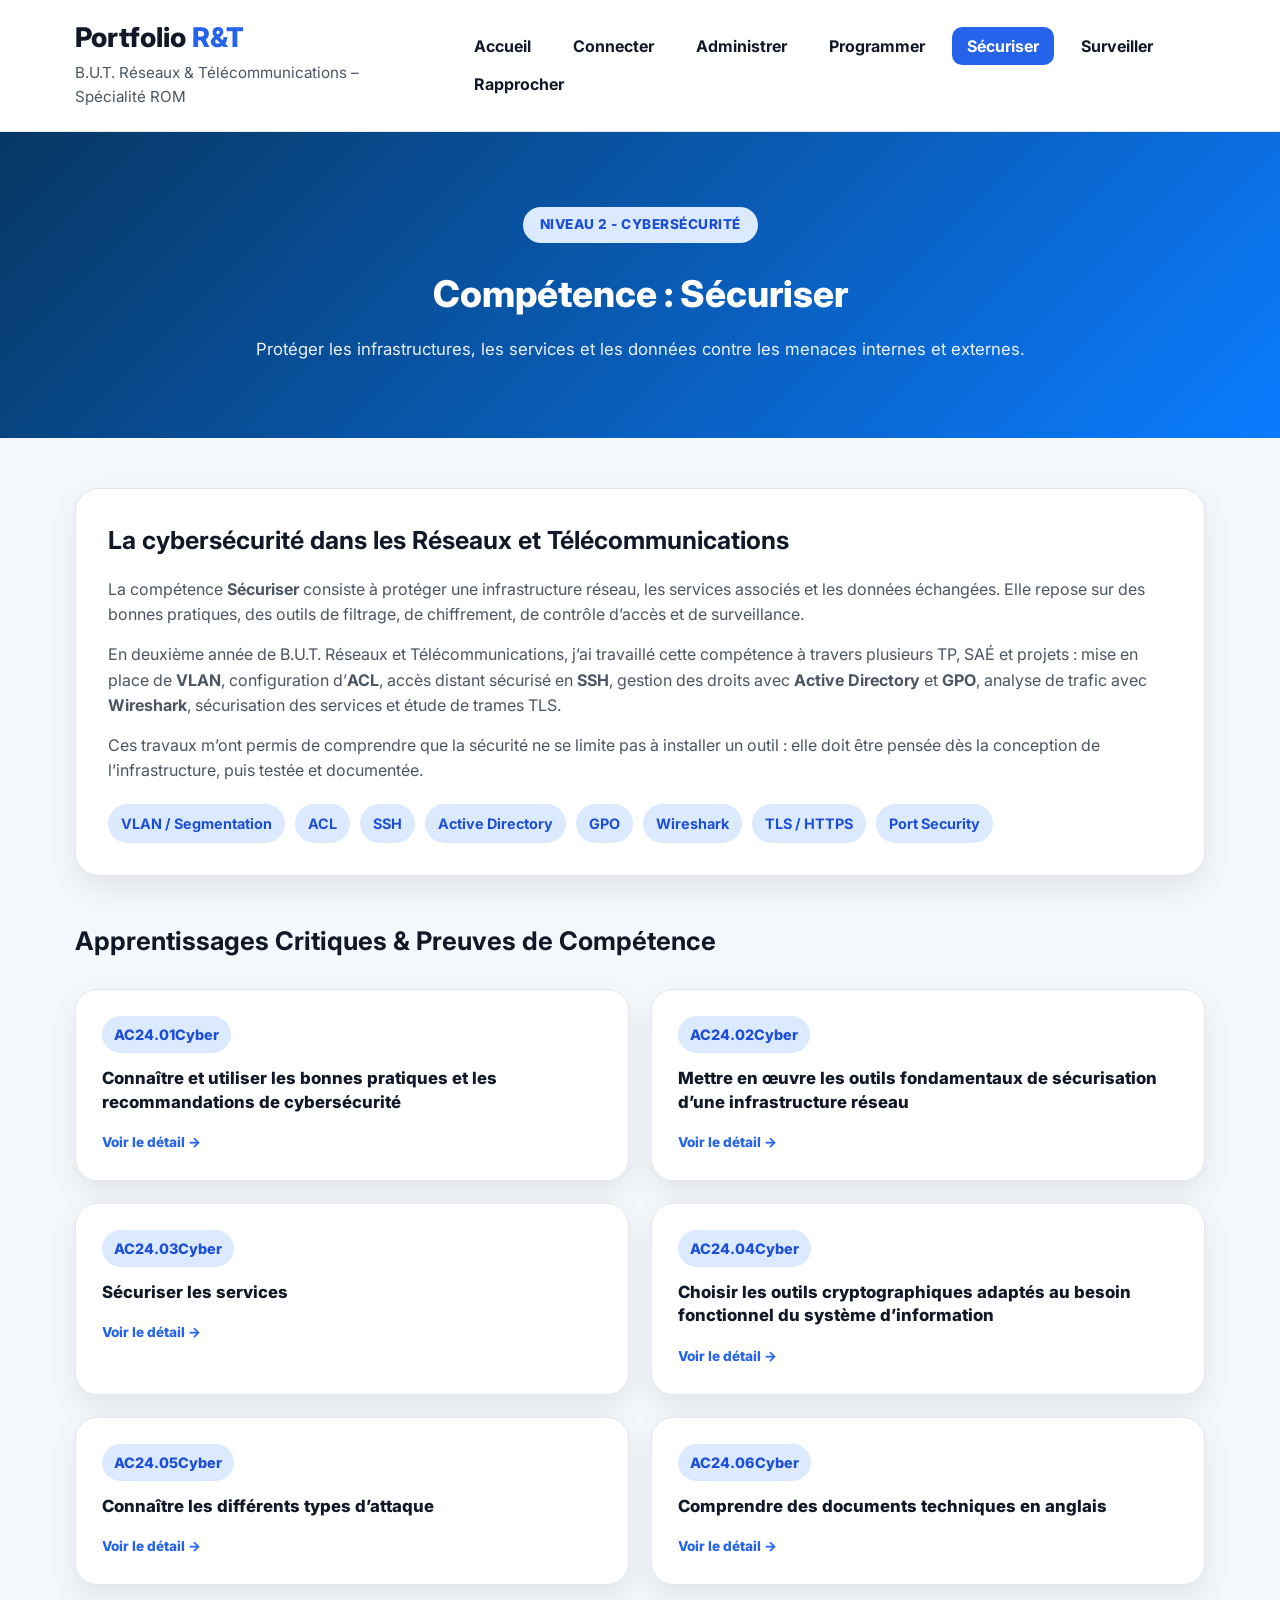
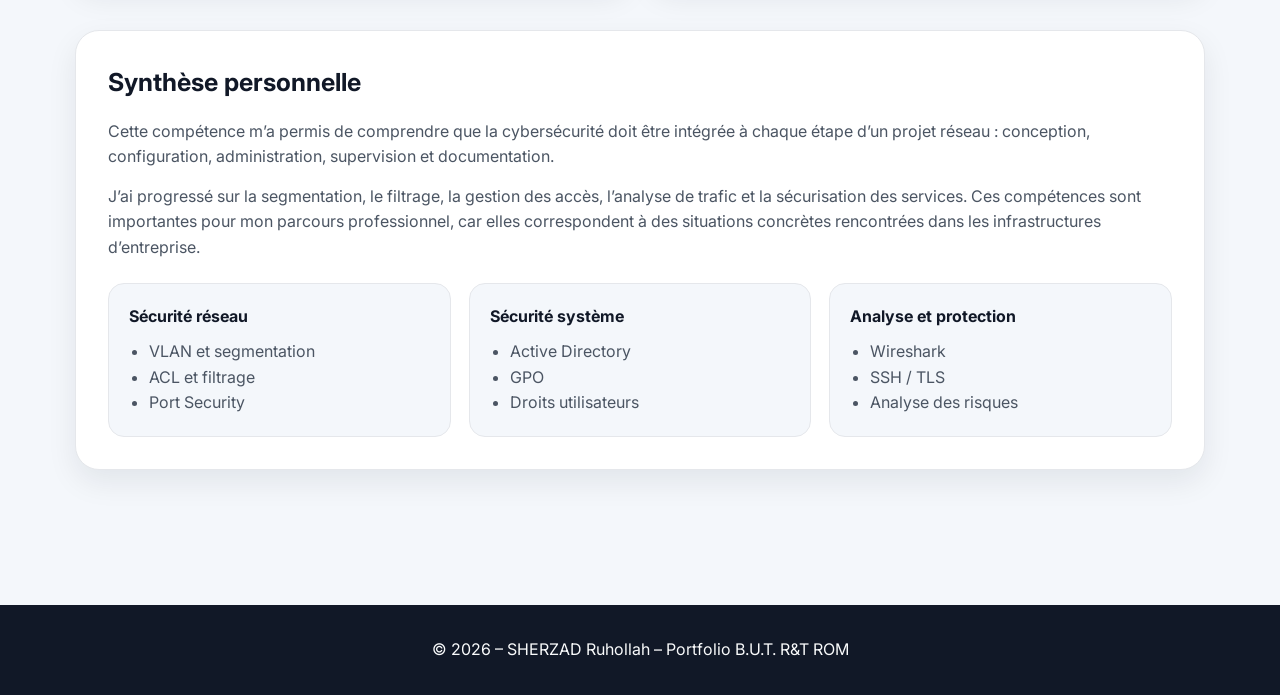
<file: securiser.html>
<!DOCTYPE html>
<html lang="fr">
<head>
    <meta charset="UTF-8">
    <meta name="viewport" content="width=device-width, initial-scale=1.0">
    <title>Sécuriser | Portfolio B.U.T. R&T ROM</title>
    <link rel="stylesheet" href="style.css">
    <link href="https://fonts.googleapis.com/css2?family=Inter:wght@400;500;600;700;800&display=swap" rel="stylesheet">
</head>

<body class="page-secure">

<header class="main-header">
    <div class="header-container">
        <div class="header-left">
            <h1>Portfolio <span class="highlight">R&T</span></h1>
            <p>B.U.T. Réseaux & Télécommunications – Spécialité ROM</p>
        </div>

        <nav class="header-right">
            <ul>
                <li><a href="index.html" class="nav-link">Accueil</a></li>
                <li><a href="connecter.html" class="nav-link">Connecter</a></li>
                <li><a href="administrer.html" class="nav-link">Administrer</a></li>
                <li><a href="programmer.html" class="nav-link">Programmer</a></li>
                <li><a href="securiser.html" class="nav-link active">Sécuriser</a></li>
                <li><a href="surveiller.html" class="nav-link">Surveiller</a></li>
                <li><a href="rapprocher.html" class="nav-link">Rapprocher</a></li>

            </ul>
        </nav>
    </div>
</header>

<section class="topic-banner secure-theme">
    <div class="topic-banner-content">
        <div class="badge">Niveau 2 - Cybersécurité</div>
        <h2>Compétence : Sécuriser</h2>
        <p>Protéger les infrastructures, les services et les données contre les menaces internes et externes.</p>
    </div>
</section>

<main class="topic-container">

    <article class="topic-card">
        <div class="card-header">
            <h3>La cybersécurité dans les Réseaux et Télécommunications</h3>
        </div>

        <div class="card-body">
            <p>
                La compétence <strong>Sécuriser</strong> consiste à protéger une infrastructure réseau,
                les services associés et les données échangées. Elle repose sur des bonnes pratiques,
                des outils de filtrage, de chiffrement, de contrôle d’accès et de surveillance.
            </p>

            <p>
                En deuxième année de B.U.T. Réseaux et Télécommunications, j’ai travaillé cette compétence
                à travers plusieurs TP, SAÉ et projets : mise en place de <strong>VLAN</strong>, configuration
                d’<strong>ACL</strong>, accès distant sécurisé en <strong>SSH</strong>, gestion des droits avec
                <strong>Active Directory</strong> et <strong>GPO</strong>, analyse de trafic avec
                <strong>Wireshark</strong>, sécurisation des services et étude de trames TLS.
            </p>

            <p>
                Ces travaux m’ont permis de comprendre que la sécurité ne se limite pas à installer un outil :
                elle doit être pensée dès la conception de l’infrastructure, puis testée et documentée.
            </p>

            <div class="skills-tags">
                <span class="tag">VLAN / Segmentation</span>
                <span class="tag">ACL</span>
                <span class="tag">SSH</span>
                <span class="tag">Active Directory</span>
                <span class="tag">GPO</span>
                <span class="tag">Wireshark</span>
                <span class="tag">TLS / HTTPS</span>
                <span class="tag">Port Security</span>
            </div>
        </div>
    </article>

    <section class="ac-interactive-grid">
        <h3>Apprentissages Critiques & Preuves de Compétence</h3>

        <details class="ac-item">
            <summary>
                <div>
                    <span class="ac-code">AC24.01Cyber</span>
                    <span class="ac-title">Connaître et utiliser les bonnes pratiques et les recommandations de cybersécurité</span>
                </div>
                <span class="click-hint">cliquer pour voir le détail</span>
            </summary>

            <div class="ac-content">
                <p>
                    <strong>Réalisation :</strong> Dans les TP et la SAE Pépinière, j’ai appliqué plusieurs bonnes pratiques
                    de cybersécurité : utilisation de mots de passe forts, limitation des droits utilisateurs, accès distant
                    sécurisé avec SSH, séparation des réseaux avec VLAN et documentation des configurations.
                </p>

                <p>
                    <strong>Méthodologie :</strong> J’ai cherché à limiter les accès inutiles, à séparer les services selon
                    leur rôle et à utiliser des protocoles sécurisés lorsque c’était possible. J’ai également pris en compte
                    les recommandations vues en cours pour éviter les configurations trop permissives.
                </p>

                <p>
                    <strong>Outils utilisés :</strong> Linux, Windows Server, Cisco IOS, Active Directory, GPO, SSH,
                    documentation technique.
                </p>

                <p>
                    <strong>Difficultés rencontrées :</strong> La difficulté principale était de ne pas seulement faire
                    fonctionner le réseau, mais aussi de le rendre plus sûr sans bloquer les services nécessaires.
                </p>

                <p>
                    <strong>Ce que j’ai appris :</strong> J’ai compris que la sécurité repose souvent sur des règles simples :
                    réduire les accès, segmenter, documenter, mettre à jour et utiliser des protocoles sécurisés.
                </p>

                <p>
                    <strong>Ce que je ferais autrement :</strong> Je créerais dès le départ une checklist de sécurité
                    pour vérifier chaque service et chaque équipement avant la validation du projet.
                </p>

                <p>
                    <strong>Preuve :</strong> Application de bonnes pratiques de cybersécurité à travers les ressources Cyber de S3/S4, notamment la méthodologie du pentesting, la sécurisation des réseaux LAN, l’analyse des risques et la mise en place de recommandations de sécurité.
                </p>

                <!-- SECTION LIEN PDF AJOUTÉE POUR AC24.01Cyber -->
                <div class="ac-download-section" style="margin-top: 20px; padding-top: 15px; border-top: 1px dashed #ddd;">
                    <strong style="display: block; margin-bottom: 8px; color: #0066cc;">Documents associés :</strong>

                    <a href="document/SAE3-cyber.pdf"
                    target="_blank"
                    style="display: inline-flex; align-items: center; text-decoration: none; color: #333; background: #f5f5f5; padding: 8px 12px; border-radius: 4px; font-weight: 500; border: 1px solid #e0e0e0; transition: background 0.2s; margin-right: 10px; margin-bottom: 8px;">
                        <span style="margin-right: 8px;">📄</span>
                        SAE3 Cyber – Découverte du pentesting
                    </a>

                    <a href="document/SAE.CYBER01.pdf"
                    target="_blank"
                    style="display: inline-flex; align-items: center; text-decoration: none; color: #333; background: #f5f5f5; padding: 8px 12px; border-radius: 4px; font-weight: 500; border: 1px solid #e0e0e0; transition: background 0.2s; margin-right: 10px; margin-bottom: 8px;">
                        <span style="margin-right: 8px;">📄</span>
                        SAE4 Cyber.01 – Sécuriser un système d’information
                    </a>

                    <a href="document/R4.Cyber.09%20-%20RT2%20APP%20-%20TP%20n°1%20.pdf"
                    target="_blank"
                    style="display: inline-flex; align-items: center; text-decoration: none; color: #333; background: #f5f5f5; padding: 8px 12px; border-radius: 4px; font-weight: 500; border: 1px solid #e0e0e0; transition: background 0.2s; margin-right: 10px; margin-bottom: 8px;">
                        <span style="margin-right: 8px;">📄</span>
                        R4.Cyber.09 – Sécurité des réseaux LAN
                    </a>

                    <a href="document/TP1_TP2-SAE_cyber_%20SHERZAD%20Ruhollah.pdf"
                    target="_blank"
                    style="display: inline-flex; align-items: center; text-decoration: none; color: #333; background: #f5f5f5; padding: 8px 12px; border-radius: 4px; font-weight: 500; border: 1px solid #e0e0e0; transition: background 0.2s;">
                        <span style="margin-right: 8px;">📄</span>
                        TP1/TP2 Cyber – Analyse et sécurisation
                    </a>
                </div>
            </div>
        </details>

        <details class="ac-item">
            <summary>
                <div>
                    <span class="ac-code">AC24.02Cyber</span>
                    <span class="ac-title">Mettre en œuvre les outils fondamentaux de sécurisation d’une infrastructure réseau</span>
                </div>
                <span class="click-hint">cliquer pour voir le détail</span>
            </summary>

            <div class="ac-content">
                <p>
                    <strong>Réalisation :</strong> J’ai sécurisé une infrastructure réseau en utilisant des VLAN, des ACL,
                    du Port Security et des accès administratifs protégés. Ces éléments ont été travaillés dans les TP Cisco
                    et dans la SAE Pépinière.
                </p>

                <p>
                    <strong>Méthodologie :</strong> J’ai séparé les réseaux selon les usages, puis appliqué des règles
                    de filtrage pour contrôler les communications entre VLAN. J’ai aussi sécurisé les ports des switchs
                    afin de limiter les connexions non autorisées.
                </p>

                <p>
                    <strong>Outils utilisés :</strong> Cisco IOS, Packet Tracer, VLAN, ACL, Port Security, SSH, Wireshark.
                </p>

                <p>
                    <strong>Difficultés rencontrées :</strong> Les ACL demandent beaucoup de précision. Une règle mal placée
                    ou trop restrictive peut bloquer un service indispensable.
                </p>

                <p>
                    <strong>Ce que j’ai appris :</strong> J’ai appris à sécuriser progressivement une infrastructure :
                    d’abord segmenter, ensuite filtrer, puis tester les communications autorisées et bloquées.
                </p>

                <p>
                    <strong>Ce que je ferais autrement :</strong> Je noterais chaque règle ACL dans un tableau avec son rôle,
                    sa direction et les flux concernés.
                </p>

            <p>
                <strong>Preuve :</strong> Mise en œuvre de mécanismes fondamentaux de sécurisation d’une infrastructure réseau, notamment la segmentation par VLAN, l’utilisation d’ACL, la sécurisation des accès SSH et l’analyse du trafic afin de vérifier l’efficacité des mesures déployées.
            </p>

            <!-- SECTION LIEN PDF AJOUTÉE POUR AC24.02Cyber -->
            <div class="ac-download-section" style="margin-top: 20px; padding-top: 15px; border-top: 1px dashed #ddd;">
                <strong style="display: block; margin-bottom: 8px; color: #0066cc;">Documents associés :</strong>

                <a href="document/R4.Cyber.09%20-%20RT2%20APP%20-%20TP%20n°1%20.pdf"
                target="_blank"
                style="display: inline-flex; align-items: center; text-decoration: none; color: #333; background: #f5f5f5; padding: 8px 12px; border-radius: 4px; font-weight: 500; border: 1px solid #e0e0e0; transition: background 0.2s; margin-right: 10px; margin-bottom: 8px;">
                    <span style="margin-right: 8px;">📄</span>
                    R4.Cyber.09 – Sécurité des réseaux LAN
                </a>

                <a href="document/TP1_TP2-SAE_cyber_%20SHERZAD%20Ruhollah.pdf"
                target="_blank"
                style="display: inline-flex; align-items: center; text-decoration: none; color: #333; background: #f5f5f5; padding: 8px 12px; border-radius: 4px; font-weight: 500; border: 1px solid #e0e0e0; transition: background 0.2s; margin-right: 10px; margin-bottom: 8px;">
                    <span style="margin-right: 8px;">📄</span>
                    TP Cyber – Mise en œuvre des mécanismes de sécurité
                </a>

                <a href="document/SAE.CYBER01.pdf"
                target="_blank"
                style="display: inline-flex; align-items: center; text-decoration: none; color: #333; background: #f5f5f5; padding: 8px 12px; border-radius: 4px; font-weight: 500; border: 1px solid #e0e0e0; transition: background 0.2s;">
                    <span style="margin-right: 8px;">📄</span>
                    SAE4 Cyber.01 – Sécuriser un système d’information
                </a>
            </div>

                <pre><code>access-list 50 permit 172.16.10.0 0.0.0.255
line vty 0 15
 access-class 50 in
 transport input ssh</code></pre>
            </div>
        </details>

        <details class="ac-item">
            <summary>
                <div>
                    <span class="ac-code">AC24.03Cyber</span>
                    <span class="ac-title">Sécuriser les services</span>
                </div>
                <span class="click-hint">cliquer pour voir le détail</span>
            </summary>

            <div class="ac-content">
                <p>
                    <strong>Réalisation :</strong> Dans mes TP systèmes et la SAE Pépinière, j’ai travaillé sur la sécurisation
                    de plusieurs services : Apache, DNS, DHCP, SSH, Active Directory, partages de fichiers, GPO et Asterisk.
                </p>

                <p>
                    <strong>Méthodologie :</strong> J’ai vérifié les droits d’accès, limité les utilisateurs autorisés,
                    contrôlé les services actifs et testé l’accès depuis les postes clients. Sur Windows Server, j’ai utilisé
                    Active Directory et les GPO pour appliquer des règles aux utilisateurs et aux machines.
                </p>

                <p>
                    <strong>Outils utilisés :</strong> Linux, Windows Server, Apache, SSH, DNS, DHCP, Active Directory,
                    GPO, Asterisk.
                </p>

                <p>
                    <strong>Difficultés rencontrées :</strong> Certains problèmes venaient des droits mal configurés,
                    de services ouverts inutilement ou de règles GPO qui ne s’appliquaient pas comme prévu.
                </p>

                <p>
                    <strong>Ce que j’ai appris :</strong> J’ai compris qu’un service fonctionnel n’est pas forcément
                    sécurisé. Il faut contrôler les accès, les permissions et les services exposés.
                </p>

                <p>
                    <strong>Ce que je ferais autrement :</strong> Je vérifierais systématiquement les services ouverts
                    et les droits attribués après chaque installation.
                </p>

            <p>
                <strong>Preuve :</strong> Sécurisation de différents services réseaux et systèmes au travers de la SAE Pépinière et des travaux OpenLDAP, avec une attention particulière portée aux droits d'accès, à l'authentification et à la limitation des services exposés.
            </p>

            <!-- SECTION LIEN PDF AJOUTÉE POUR AC24.03Cyber -->
            <div class="ac-download-section" style="margin-top: 20px; padding-top: 15px; border-top: 1px dashed #ddd;">
                <strong style="display: block; margin-bottom: 8px; color: #0066cc;">Documents associés :</strong>

                <a href="document/rapport_pepiniere.pdf"
                target="_blank"
                style="display: inline-flex; align-items: center; text-decoration: none; color: #333; background: #f5f5f5; padding: 8px 12px; border-radius: 4px; font-weight: 500; border: 1px solid #e0e0e0; transition: background 0.2s; margin-right: 10px; margin-bottom: 8px;">
                    <span style="margin-right: 8px;">📄</span>
                    Compte rendu SAE Pépinière
                </a>

                <a href="document/TP%20-%20Serveur%20OpenLDAP-304.pdf"
                target="_blank"
                style="display: inline-flex; align-items: center; text-decoration: none; color: #333; background: #f5f5f5; padding: 8px 12px; border-radius: 4px; font-weight: 500; border: 1px solid #e0e0e0; transition: background 0.2s; margin-right: 10px; margin-bottom: 8px;">
                    <span style="margin-right: 8px;">📄</span>
                    TP OpenLDAP – Mise en œuvre du serveur
                </a>

                <a href="document/Clients%20d'un%20serveur%20OpenLDAP%20-R304.pdf"
                target="_blank"
                style="display: inline-flex; align-items: center; text-decoration: none; color: #333; background: #f5f5f5; padding: 8px 12px; border-radius: 4px; font-weight: 500; border: 1px solid #e0e0e0; transition: background 0.2s;">
                    <span style="margin-right: 8px;">📄</span>
                    Clients OpenLDAP – Gestion des accès
                </a>
            </div>
            </div>
        </details>

        <details class="ac-item">
            <summary>
                <div>
                    <span class="ac-code">AC24.04Cyber</span>
                    <span class="ac-title">Choisir les outils cryptographiques adaptés au besoin fonctionnel du système d’information</span>
                </div>
                <span class="click-hint">cliquer pour voir le détail</span>
            </summary>

            <div class="ac-content">
                <p>
                    <strong>Réalisation :</strong> J’ai étudié l’intérêt du chiffrement dans les communications,
                    notamment avec HTTPS/TLS, SSH et l’analyse de trames chiffrées avec Wireshark.
                </p>

                <p>
                    <strong>Méthodologie :</strong> J’ai comparé les échanges en clair et les échanges sécurisés.
                    J’ai observé les différences entre un protocole non sécurisé et un protocole utilisant du chiffrement
                    ou une authentification renforcée.
                </p>

                <p>
                    <strong>Outils utilisés :</strong> Wireshark, SSH, TLS, HTTPS, certificats, navigateurs web,
                    trames réseau.
                </p>

                <p>
                    <strong>Difficultés rencontrées :</strong> Les mécanismes cryptographiques sont complexes,
                    notamment les certificats, les clés et la négociation TLS.
                </p>

                <p>
                    <strong>Ce que j’ai appris :</strong> J’ai compris que la cryptographie permet de protéger
                    la confidentialité, l’intégrité et l’authenticité des communications.
                </p>

                <p>
                    <strong>Ce que je ferais autrement :</strong> Je créerais un schéma simple pour expliquer
                    le fonctionnement d’un échange TLS entre client et serveur.
                </p>

            <p>
                <strong>Preuve :</strong> Étude et utilisation de mécanismes cryptographiques à travers des protocoles sécurisés tels que SSH et HTTPS/TLS, avec une réflexion sur le choix des outils adaptés afin de garantir la confidentialité, l’intégrité et l’authenticité des échanges.
            </p>

            <!-- SECTION LIEN PDF AJOUTÉE POUR AC24.04Cyber -->
            <div class="ac-download-section" style="margin-top: 20px; padding-top: 15px; border-top: 1px dashed #ddd;">
                <strong style="display: block; margin-bottom: 8px; color: #0066cc;">Documents associés :</strong>

                <a href="document/SAE.CYBER01.pdf"
                target="_blank"
                style="display: inline-flex; align-items: center; text-decoration: none; color: #333; background: #f5f5f5; padding: 8px 12px; border-radius: 4px; font-weight: 500; border: 1px solid #e0e0e0; transition: background 0.2s; margin-right: 10px; margin-bottom: 8px;">
                    <span style="margin-right: 8px;">📄</span>
                    SAE4 Cyber.01 – Sécuriser un système d’information
                </a>

                <a href="document/R4.Cyber.09%20-%20RT2%20APP%20-%20TP%20n°1%20.pdf"
                target="_blank"
                style="display: inline-flex; align-items: center; text-decoration: none; color: #333; background: #f5f5f5; padding: 8px 12px; border-radius: 4px; font-weight: 500; border: 1px solid #e0e0e0; transition: background 0.2s; margin-right: 10px; margin-bottom: 8px;">
                    <span style="margin-right: 8px;">📄</span>
                    R4.Cyber.09 – Sécurisation des accès réseau
                </a>

                <a href="document/rapport_pepiniere.pdf"
                target="_blank"
                style="display: inline-flex; align-items: center; text-decoration: none; color: #333; background: #f5f5f5; padding: 8px 12px; border-radius: 4px; font-weight: 500; border: 1px solid #e0e0e0; transition: background 0.2s;">
                    <span style="margin-right: 8px;">📄</span>
                    Compte rendu SAE Pépinière
                </a>
            </div>
            </div>
        </details>

        <details class="ac-item">
            <summary>
                <div>
                    <span class="ac-code">AC24.05Cyber</span>
                    <span class="ac-title">Connaître les différents types d’attaque</span>
                </div>
                <span class="click-hint">cliquer pour voir le détail</span>
            </summary>

            <div class="ac-content">
                <p>
                    <strong>Réalisation :</strong> Pendant les TP et les analyses réseau, j’ai étudié plusieurs risques :
                    interception de trafic, scan de ports, accès non autorisé, mauvaise configuration, attaque par force brute,
                    usurpation d’adresse et risques liés aux services exposés.
                </p>

                <p>
                    <strong>Méthodologie :</strong> J’ai utilisé l’analyse de trafic et les tests de configuration pour
                    comprendre comment une attaque peut exploiter une faiblesse réseau ou système.
                </p>

                <p>
                    <strong>Outils utilisés :</strong> Wireshark, Nmap selon les TP, Packet Tracer, logs système,
                    commandes réseau.
                </p>

                <p>
                    <strong>Difficultés rencontrées :</strong> Il faut faire la différence entre un simple dysfonctionnement
                    et un comportement qui peut indiquer une tentative d’attaque ou une faille de sécurité.
                </p>

                <p>
                    <strong>Ce que j’ai appris :</strong> J’ai appris à identifier les risques les plus courants
                    et à comprendre pourquoi certaines mesures comme les ACL, SSH, VLAN et mots de passe forts sont nécessaires.
                </p>

                <p>
                    <strong>Ce que je ferais autrement :</strong> Je construirais une petite matrice des risques
                    pour relier chaque menace à une mesure de protection adaptée.
                </p>

            <p>
                <strong>Preuve :</strong> Étude et identification des principaux types d'attaques à travers des activités de pentesting, d'analyse réseau et de mise en évidence des vulnérabilités. Ces travaux ont permis de comprendre les modes opératoires des attaquants et les mécanismes de défense adaptés.
            </p>

            <!-- SECTION LIEN PDF AJOUTÉE POUR AC24.05Cyber -->
            <div class="ac-download-section" style="margin-top: 20px; padding-top: 15px; border-top: 1px dashed #ddd;">
                <strong style="display: block; margin-bottom: 8px; color: #0066cc;">Documents associés :</strong>

                <a href="document/SAE3-cyber.pdf"
                target="_blank"
                style="display: inline-flex; align-items: center; text-decoration: none; color: #333; background: #f5f5f5; padding: 8px 12px; border-radius: 4px; font-weight: 500; border: 1px solid #e0e0e0; transition: background 0.2s; margin-right: 10px; margin-bottom: 8px;">
                    <span style="margin-right: 8px;">📄</span>
                    SAE3 Cyber – Découverte du pentesting
                </a>

                <a href="document/TP1_TP2-SAE_cyber_%20SHERZAD%20Ruhollah.pdf"
                target="_blank"
                style="display: inline-flex; align-items: center; text-decoration: none; color: #333; background: #f5f5f5; padding: 8px 12px; border-radius: 4px; font-weight: 500; border: 1px solid #e0e0e0; transition: background 0.2s; margin-right: 10px; margin-bottom: 8px;">
                    <span style="margin-right: 8px;">📄</span>
                    TP Cyber – Analyse des vulnérabilités
                </a>

                <a href="document/R4.Cyber.09%20-%20RT2%20APP%20-%20TP%20n°1%20.pdf"
                target="_blank"
                style="display: inline-flex; align-items: center; text-decoration: none; color: #333; background: #f5f5f5; padding: 8px 12px; border-radius: 4px; font-weight: 500; border: 1px solid #e0e0e0; transition: background 0.2s;">
                    <span style="margin-right: 8px;">📄</span>
                    R4.Cyber.09 – Sécurité des réseaux LAN
                </a>
            </div>
            </div>
        </details>

        <details class="ac-item">
            <summary>
                <div>
                    <span class="ac-code">AC24.06Cyber</span>
                    <span class="ac-title">Comprendre des documents techniques en anglais</span>
                </div>
                <span class="click-hint">cliquer pour voir le détail</span>
            </summary>

            <div class="ac-content">
                <p>
                    <strong>Réalisation :</strong> Dans mes projets et TP, j’ai régulièrement utilisé des documentations
                    techniques en anglais pour configurer des services ou comprendre des outils liés aux réseaux,
                    au développement et à la cybersécurité.
                </p>

                <p>
                    <strong>Méthodologie :</strong> J’ai recherché les informations utiles dans les documentations,
                    identifié les commandes importantes, puis adapté les exemples à mon propre environnement de travail.
                </p>

                <p>
                    <strong>Outils utilisés :</strong> Documentation Cisco, Linux, Docker, Flask, PostgreSQL,
                    Asterisk, Wireshark et ressources techniques en ligne.
                </p>

                <p>
                    <strong>Difficultés rencontrées :</strong> Certaines documentations utilisent un vocabulaire technique
                    précis. Il faut donc comprendre le contexte pour éviter d’appliquer une commande sans savoir son effet.
                </p>

                <p>
                    <strong>Ce que j’ai appris :</strong> J’ai progressé dans la lecture de documents techniques en anglais,
                    ce qui est indispensable dans le domaine des réseaux et de la cybersécurité.
                </p>

                <p>
                    <strong>Ce que je ferais autrement :</strong> Je noterais les termes techniques importants dans un lexique
                    personnel pour gagner du temps lors des prochains projets.
                </p>

                <p>
                    <strong>Preuve :</strong> Consultation régulière de documentations techniques rédigées en anglais afin de configurer des services, comprendre des outils et résoudre des problèmes rencontrés lors des SAE et projets personnels. Cette veille documentaire a concerné notamment Cisco, Docker, Linux, Flask, PostgreSQL, Wireshark et Asterisk.
                </p>

                <!-- SECTION LIEN AJOUTÉE POUR AC24.06Cyber -->
                <div class="ac-download-section" style="margin-top: 20px; padding-top: 15px; border-top: 1px dashed #ddd;">
                    <strong style="display: block; margin-bottom: 8px; color: #0066cc;">Preuves associées :</strong>

                    <a href="document/rapport_pepiniere.pdf"
                    target="_blank"
                    style="display: inline-flex; align-items: center; text-decoration: none; color: #333; background: #f5f5f5; padding: 8px 12px; border-radius: 4px; font-weight: 500; border: 1px solid #e0e0e0; transition: background 0.2s; margin-right: 10px; margin-bottom: 8px;">
                        <span style="margin-right: 8px;">📄</span>
                        Compte rendu SAE Pépinière
                    </a>

                    <a href="document/SAE.CYBER01.pdf"
                    target="_blank"
                    style="display: inline-flex; align-items: center; text-decoration: none; color: #333; background: #f5f5f5; padding: 8px 12px; border-radius: 4px; font-weight: 500; border: 1px solid #e0e0e0; transition: background 0.2s; margin-right: 10px; margin-bottom: 8px;">
                        <span style="margin-right: 8px;">📄</span>
                        SAE4 Cyber.01 – Sécuriser un système d’information
                    </a>

                    <a href="https://github.com/Sherzad-RU/portfolio-but-RT"
                    target="_blank"
                    style="display: inline-flex; align-items: center; text-decoration: none; color: #333; background: #f5f5f5; padding: 8px 12px; border-radius: 4px; font-weight: 500; border: 1px solid #e0e0e0; transition: background 0.2s;">
                        <span style="margin-right: 8px;">💻</span>
                        Dépôt GitHub du portfolio
                    </a>
                </div>
            </div>
        </details>

    </section>

    <article class="topic-card soft-card">
        <div class="card-header">
            <h3>Synthèse personnelle</h3>
        </div>

        <div class="card-body">
            <p>
                Cette compétence m’a permis de comprendre que la cybersécurité doit être intégrée à chaque étape
                d’un projet réseau : conception, configuration, administration, supervision et documentation.
            </p>

            <p>
                J’ai progressé sur la segmentation, le filtrage, la gestion des accès, l’analyse de trafic
                et la sécurisation des services. Ces compétences sont importantes pour mon parcours professionnel,
                car elles correspondent à des situations concrètes rencontrées dans les infrastructures d’entreprise.
            </p>

            <div class="skills-grid">
                <div>
                    <strong>Sécurité réseau</strong>
                    <ul>
                        <li>VLAN et segmentation</li>
                        <li>ACL et filtrage</li>
                        <li>Port Security</li>
                    </ul>
                </div>

                <div>
                    <strong>Sécurité système</strong>
                    <ul>
                        <li>Active Directory</li>
                        <li>GPO</li>
                        <li>Droits utilisateurs</li>
                    </ul>
                </div>

                <div>
                    <strong>Analyse et protection</strong>
                    <ul>
                        <li>Wireshark</li>
                        <li>SSH / TLS</li>
                        <li>Analyse des risques</li>
                    </ul>
                </div>
            </div>
        </div>
    </article>

</main>

<footer class="main-footer">
    <p>© 2026 – SHERZAD Ruhollah – Portfolio B.U.T. R&T ROM</p>
</footer>

</body>
</html>
</file>
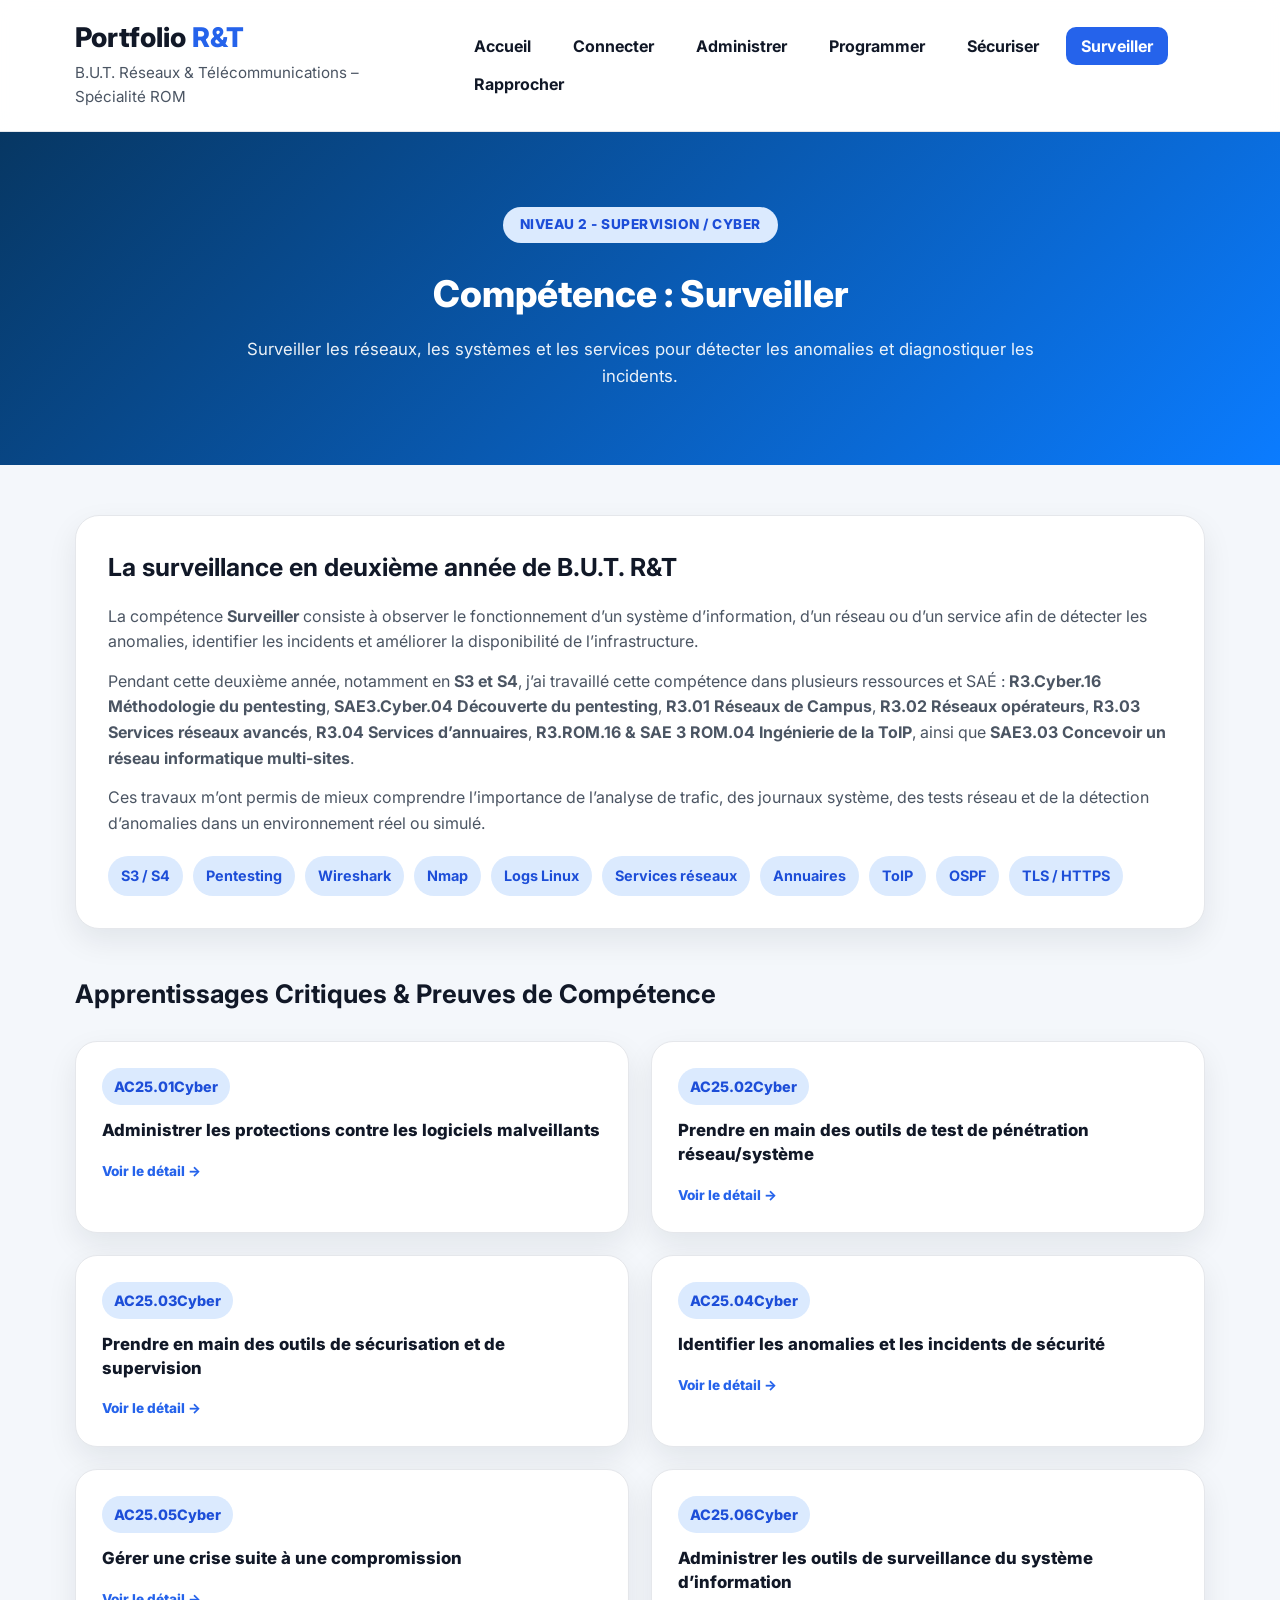
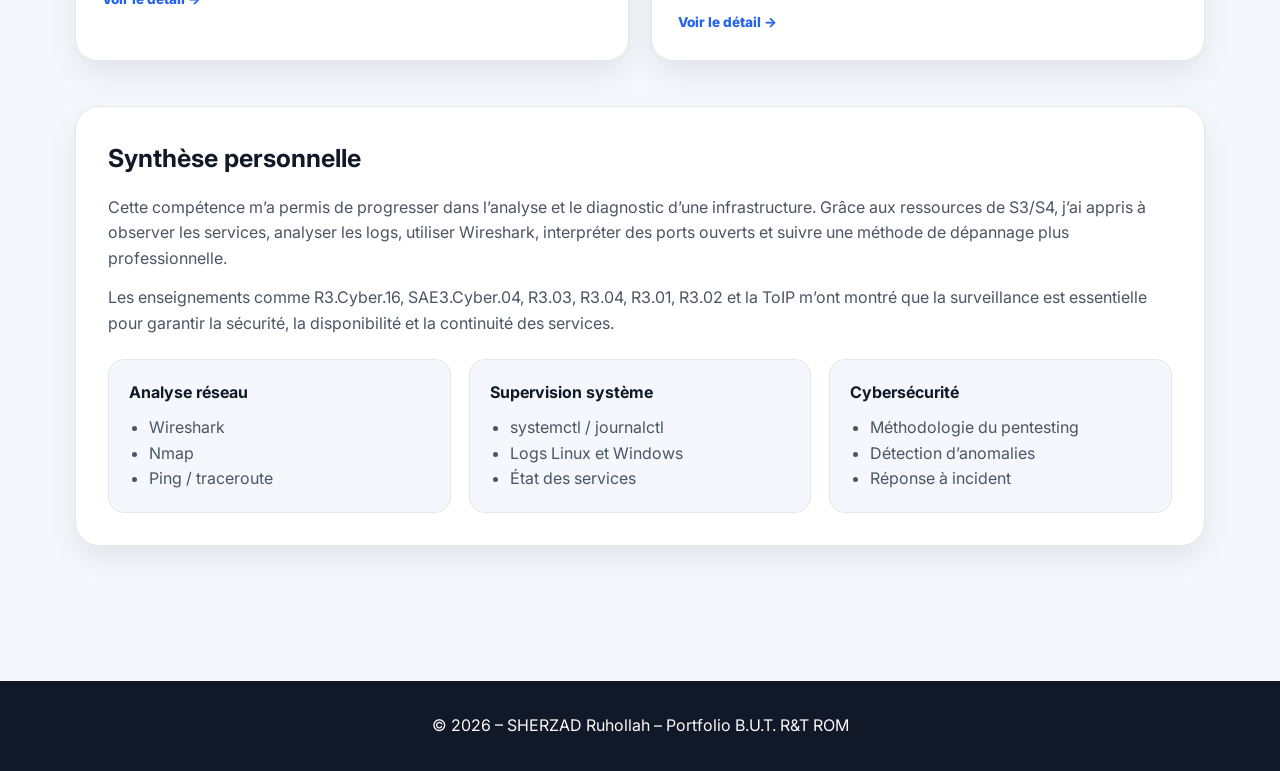
<file: surveiller.html>
<!DOCTYPE html>
<html lang="fr">
<head>
    <meta charset="UTF-8">
    <meta name="viewport" content="width=device-width, initial-scale=1.0">
    <title>Surveiller | Portfolio B.U.T. R&T ROM</title>
    <link rel="stylesheet" href="style.css">
    <link href="https://fonts.googleapis.com/css2?family=Inter:wght@400;500;600;700;800&display=swap" rel="stylesheet">
</head>

<body class="page-monitor">

<header class="main-header">
    <div class="header-container">
        <div class="header-left">
            <h1>Portfolio <span class="highlight">R&T</span></h1>
            <p>B.U.T. Réseaux & Télécommunications – Spécialité ROM</p>
        </div>

        <nav class="header-right">
            <ul>
                <li><a href="index.html" class="nav-link">Accueil</a></li>
                <li><a href="connecter.html" class="nav-link">Connecter</a></li>
                <li><a href="administrer.html" class="nav-link">Administrer</a></li>
                <li><a href="programmer.html" class="nav-link">Programmer</a></li>
                <li><a href="securiser.html" class="nav-link">Sécuriser</a></li>
                <li><a href="surveiller.html" class="nav-link active">Surveiller</a></li>
                <li><a href="rapprocher.html" class="nav-link">Rapprocher</a></li>

            </ul>
        </nav>
    </div>
</header>

<section class="topic-banner monitor-theme">
    <div class="topic-banner-content">
        <div class="badge">Niveau 2 - Supervision / Cyber</div>
        <h2>Compétence : Surveiller</h2>
        <p>Surveiller les réseaux, les systèmes et les services pour détecter les anomalies et diagnostiquer les incidents.</p>
    </div>
</section>

<main class="topic-container">

    <article class="topic-card">
        <div class="card-header">
            <h3>La surveillance en deuxième année de B.U.T. R&T</h3>
        </div>

        <div class="card-body">
            <p>
                La compétence <strong>Surveiller</strong> consiste à observer le fonctionnement d’un système
                d’information, d’un réseau ou d’un service afin de détecter les anomalies, identifier les incidents
                et améliorer la disponibilité de l’infrastructure.
            </p>

            <p>
                Pendant cette deuxième année, notamment en <strong>S3 et S4</strong>, j’ai travaillé cette compétence
                dans plusieurs ressources et SAÉ : <strong>R3.Cyber.16 Méthodologie du pentesting</strong>,
                <strong>SAE3.Cyber.04 Découverte du pentesting</strong>, <strong>R3.01 Réseaux de Campus</strong>,
                <strong>R3.02 Réseaux opérateurs</strong>, <strong>R3.03 Services réseaux avancés</strong>,
                <strong>R3.04 Services d’annuaires</strong>, <strong>R3.ROM.16 & SAE 3 ROM.04 Ingénierie de la ToIP</strong>,
                ainsi que <strong>SAE3.03 Concevoir un réseau informatique multi-sites</strong>.
            </p>

            <p>
                Ces travaux m’ont permis de mieux comprendre l’importance de l’analyse de trafic, des journaux système,
                des tests réseau et de la détection d’anomalies dans un environnement réel ou simulé.
            </p>

            <div class="skills-tags">
                <span class="tag">S3 / S4</span>
                <span class="tag">Pentesting</span>
                <span class="tag">Wireshark</span>
                <span class="tag">Nmap</span>
                <span class="tag">Logs Linux</span>
                <span class="tag">Services réseaux</span>
                <span class="tag">Annuaires</span>
                <span class="tag">ToIP</span>
                <span class="tag">OSPF</span>
                <span class="tag">TLS / HTTPS</span>
            </div>
        </div>
    </article>

    <section class="ac-interactive-grid">
        <h3>Apprentissages Critiques & Preuves de Compétence</h3>

        <details class="ac-item">
            <summary>
                <div>
                    <span class="ac-code">AC25.01Cyber</span>
                    <span class="ac-title">Administrer les protections contre les logiciels malveillants</span>
                </div>
                <span class="click-hint">cliquer pour voir la preuve</span>
            </summary>

            <div class="ac-content">
                <p>
                    <strong>Réalisation :</strong> Dans les modules liés aux services systèmes et à la cybersécurité,
                    j’ai travaillé sur les principes de protection des postes et des services : limitation des droits,
                    séparation des comptes, gestion des accès, mises à jour et contrôle des services actifs.
                </p>

                <p>
                    <strong>Méthodologie :</strong> J’ai appliqué une logique de réduction des risques :
                    vérifier les comptes utilisateurs, contrôler les services ouverts, éviter les droits excessifs
                    et comprendre comment une mauvaise configuration peut faciliter une compromission.
                </p>

                <p>
                    <strong>Outils utilisés :</strong> Windows Server, Linux, Active Directory, GPO, gestion des droits,
                    services système et journaux d’événements.
                </p>

                <p>
                    <strong>Difficultés rencontrées :</strong> J’ai compris qu’une protection efficace doit rester
                    compatible avec l’usage normal du système. Une règle trop stricte peut bloquer un service,
                    alors qu’une règle trop permissive peut créer une faille.
                </p>

                <p>
                    <strong>Ce que j’ai appris :</strong> La protection contre les logiciels malveillants ne repose pas
                    uniquement sur un antivirus. Elle dépend aussi des droits, des mises à jour, des services exposés
                    et des bonnes pratiques d’administration.
                </p>

                <p>
                    <strong>Ce que je ferais autrement :</strong> Je mettrais en place une checklist de contrôle
                    pour vérifier régulièrement les comptes, les droits, les services actifs et les règles appliquées.
                </p>

            <p>
                <strong>Preuve :</strong> Mise en œuvre de mesures préventives visant à limiter les risques liés aux logiciels malveillants : gestion des droits utilisateurs, contrôle des services actifs, application des principes du moindre privilège et sécurisation des comptes administratifs.
            </p>

            <!-- SECTION LIEN PDF AJOUTÉE POUR AC25.01Cyber -->
            <div class="ac-download-section" style="margin-top: 20px; padding-top: 15px; border-top: 1px dashed #ddd;">
                <strong style="display: block; margin-bottom: 8px; color: #0066cc;">Documents associés :</strong>

                <a href="document/SAE.CYBER01.pdf"
                target="_blank"
                style="display: inline-flex; align-items: center; text-decoration: none; color: #333; background: #f5f5f5; padding: 8px 12px; border-radius: 4px; font-weight: 500; border: 1px solid #e0e0e0; transition: background 0.2s; margin-right: 10px; margin-bottom: 8px;">
                    <span style="margin-right: 8px;">📄</span>
                    SAE4 Cyber.01 – Sécuriser un système d’information
                </a>

                <a href="document/TP1_TP2-SAE_cyber_%20SHERZAD%20Ruhollah.pdf"
                target="_blank"
                style="display: inline-flex; align-items: center; text-decoration: none; color: #333; background: #f5f5f5; padding: 8px 12px; border-radius: 4px; font-weight: 500; border: 1px solid #e0e0e0; transition: background 0.2s; margin-right: 10px; margin-bottom: 8px;">
                    <span style="margin-right: 8px;">📄</span>
                    TP Cyber – Analyse et sécurisation
                </a>

                <a href="document/rapport_pepiniere.pdf"
                target="_blank"
                style="display: inline-flex; align-items: center; text-decoration: none; color: #333; background: #f5f5f5; padding: 8px 12px; border-radius: 4px; font-weight: 500; border: 1px solid #e0e0e0; transition: background 0.2s;">
                    <span style="margin-right: 8px;">📄</span>
                    Compte rendu SAE Pépinière
                </a>
            </div>
            </div>
        </details>

        <details class="ac-item">
            <summary>
                <div>
                    <span class="ac-code">AC25.02Cyber</span>
                    <span class="ac-title">Prendre en main des outils de test de pénétration réseau/système</span>
                </div>
                <span class="click-hint">cliquer pour voir la preuve</span>
            </summary>

            <div class="ac-content">
                <p>
                    <strong>Réalisation :</strong> Dans <strong>R3.Cyber.16 Méthodologie du pentesting</strong>
                    et <strong>SAE3.Cyber.04 Découverte du pentesting</strong>, j’ai découvert les bases du test
                    d’intrusion dans un cadre pédagogique et défensif.
                </p>

                <p>
                    <strong>Méthodologie :</strong> J’ai appris à observer un système, identifier les services exposés,
                    analyser les ports ouverts et comprendre comment une faille ou une mauvaise configuration peut être
                    exploitée. L’objectif était surtout de comprendre les risques pour mieux les corriger.
                </p>

                <p>
                    <strong>Outils utilisés :</strong> Nmap, Wireshark, commandes Linux, ping, traceroute,
                    analyse de ports et observation du trafic réseau.
                </p>

                <p>
                    <strong>Difficultés rencontrées :</strong> Au début, il était difficile de différencier un simple
                    résultat technique d’un vrai risque de sécurité. Il faut toujours replacer l’information dans le contexte
                    du réseau ou du service analysé.
                </p>

                <p>
                    <strong>Ce que j’ai appris :</strong> J’ai appris qu’un test de pénétration suit une méthode :
                    reconnaissance, analyse, identification des faiblesses, puis proposition de corrections.
                </p>

                <p>
                    <strong>Ce que je ferais autrement :</strong> Je documenterais chaque test avec la commande utilisée,
                    le résultat observé, l’interprétation et la mesure de correction possible.
                </p>

            <p>
                <strong>Preuve :</strong> Mise en pratique des premières étapes d’un test de pénétration dans un cadre pédagogique : reconnaissance, identification des services exposés, analyse des ports ouverts et observation du trafic réseau afin de détecter d’éventuelles vulnérabilités.
            </p>

            <!-- SECTION LIEN PDF AJOUTÉE POUR AC25.02Cyber -->
            <div class="ac-download-section" style="margin-top: 20px; padding-top: 15px; border-top: 1px dashed #ddd;">
                <strong style="display: block; margin-bottom: 8px; color: #0066cc;">Documents associés :</strong>

                <a href="document/SAE3-cyber.pdf"
                target="_blank"
                style="display: inline-flex; align-items: center; text-decoration: none; color: #333; background: #f5f5f5; padding: 8px 12px; border-radius: 4px; font-weight: 500; border: 1px solid #e0e0e0; transition: background 0.2s; margin-right: 10px; margin-bottom: 8px;">
                    <span style="margin-right: 8px;">📄</span>
                    SAE3 Cyber.04 – Découverte du pentesting
                </a>

                <a href="document/TP1_TP2-SAE_cyber_%20SHERZAD%20Ruhollah.pdf"
                target="_blank"
                style="display: inline-flex; align-items: center; text-decoration: none; color: #333; background: #f5f5f5; padding: 8px 12px; border-radius: 4px; font-weight: 500; border: 1px solid #e0e0e0; transition: background 0.2s; margin-right: 10px; margin-bottom: 8px;">
                    <span style="margin-right: 8px;">📄</span>
                    TP Cyber – Exercices de pentesting
                </a>

                <a href="document/R4.Cyber.09%20-%20RT2%20APP%20-%20TP%20n°1%20.pdf"
                target="_blank"
                style="display: inline-flex; align-items: center; text-decoration: none; color: #333; background: #f5f5f5; padding: 8px 12px; border-radius: 4px; font-weight: 500; border: 1px solid #e0e0e0; transition: background 0.2s;">
                    <span style="margin-right: 8px;">📄</span>
                    R4.Cyber.09 – Analyse et sécurisation des réseaux
                </a>
            </div>
            </div>
        </details>

        <details class="ac-item">
            <summary>
                <div>
                    <span class="ac-code">AC25.03Cyber</span>
                    <span class="ac-title">Prendre en main des outils de sécurisation et de supervision</span>
                </div>
                <span class="click-hint">cliquer pour voir la preuve</span>
            </summary>

            <div class="ac-content">
                <p>
                    <strong>Réalisation :</strong> Dans <strong>R3.03 Services réseaux avancés</strong>,
                    <strong>R3.04 Services d’annuaires</strong> et les TP systèmes, j’ai utilisé plusieurs outils
                    pour vérifier le bon fonctionnement des services et identifier les erreurs.
                </p>

                <p>
                    <strong>Méthodologie :</strong> Pour chaque service, j’ai vérifié son état, son accessibilité,
                    les ports utilisés, les logs et les messages d’erreur. J’ai aussi utilisé Wireshark pour confirmer
                    que les échanges réseau correspondaient au comportement attendu.
                </p>

                <p>
                    <strong>Outils utilisés :</strong> systemctl, journalctl, logs Linux, Wireshark, Docker logs,
                    Cisco IOS, journaux Windows, services d’annuaires.
                </p>

                <p>
                    <strong>Difficultés rencontrées :</strong> Les informations utiles ne sont pas toujours au même endroit.
                    Pour résoudre un problème, il faut parfois croiser les logs, l’état du service, la configuration IP
                    et les échanges réseau.
                </p>

                <p>
                    <strong>Ce que j’ai appris :</strong> J’ai appris à suivre une démarche de supervision :
                    vérifier le service, le réseau, les ports, les droits, puis les journaux d’événements.
                </p>

                <p>
                    <strong>Ce que je ferais autrement :</strong> Je créerais un tableau de suivi des services avec
                    leur rôle, leur port, leur adresse IP et les commandes utiles pour les vérifier.
                </p>

                <p>
                    <strong>Preuve :</strong> Utilisation d’outils de supervision et de diagnostic afin de contrôler l’état des services, analyser les journaux d’événements et identifier les dysfonctionnements sur des environnements Linux et Windows. Ces travaux ont permis de développer une démarche méthodique de vérification et de résolution des incidents.
                </p>

                <!-- SECTION LIEN PDF AJOUTÉE POUR AC25.03Cyber -->
                <div class="ac-download-section" style="margin-top: 20px; padding-top: 15px; border-top: 1px dashed #ddd;">
                    <strong style="display: block; margin-bottom: 8px; color: #0066cc;">Documents associés :</strong>

                    <a href="document/rapport_pepiniere.pdf"
                    target="_blank"
                    style="display: inline-flex; align-items: center; text-decoration: none; color: #333; background: #f5f5f5; padding: 8px 12px; border-radius: 4px; font-weight: 500; border: 1px solid #e0e0e0; transition: background 0.2s; margin-right: 10px; margin-bottom: 8px;">
                        <span style="margin-right: 8px;">📄</span>
                        Compte rendu SAE Pépinière
                    </a>

                    <a href="document/TP%20-%20Serveur%20OpenLDAP-304.pdf"
                    target="_blank"
                    style="display: inline-flex; align-items: center; text-decoration: none; color: #333; background: #f5f5f5; padding: 8px 12px; border-radius: 4px; font-weight: 500; border: 1px solid #e0e0e0; transition: background 0.2s; margin-right: 10px; margin-bottom: 8px;">
                        <span style="margin-right: 8px;">📄</span>
                        TP OpenLDAP – Supervision et diagnostic du serveur
                    </a>

                    <a href="document/Clients%20d'un%20serveur%20OpenLDAP%20-R304.pdf"
                    target="_blank"
                    style="display: inline-flex; align-items: center; text-decoration: none; color: #333; background: #f5f5f5; padding: 8px 12px; border-radius: 4px; font-weight: 500; border: 1px solid #e0e0e0; transition: background 0.2s;">
                        <span style="margin-right: 8px;">📄</span>
                        Clients OpenLDAP – Validation des services
                    </a>
                </div>
            </div>
        </details>

        <details class="ac-item">
            <summary>
                <div>
                    <span class="ac-code">AC25.04Cyber</span>
                    <span class="ac-title">Identifier les anomalies et les incidents de sécurité</span>
                </div>
                <span class="click-hint">cliquer pour voir la preuve</span>
            </summary>

            <div class="ac-content">
                <p>
                    <strong>Réalisation :</strong> Dans <strong>R3.01 Réseaux de Campus</strong>,
                    <strong>R3.02 Réseaux opérateurs</strong>, <strong>R3.03 Services réseaux avancés</strong>
                    et <strong>R3.ROM.16 Ingénierie de la ToIP</strong>, j’ai rencontré plusieurs anomalies :
                    problème de VLAN, routage OSPF incorrect, service indisponible, erreur de DNS/DHCP,
                    problème d’annuaire ou anomalie de communication en téléphonie IP.
                </p>

                <p>
                    <strong>Méthodologie :</strong> J’ai utilisé une démarche progressive : vérifier l’adresse IP,
                    la passerelle, le routage, le service, les ports, les logs, puis le trafic réseau avec Wireshark.
                </p>

                <p>
                    <strong>Outils utilisés :</strong> Wireshark, ping, traceroute, show ip route,
                    show ip ospf neighbor, systemctl, journalctl, logs applicatifs, commandes Cisco IOS.
                </p>

                <p>
                    <strong>Difficultés rencontrées :</strong> Une même anomalie peut avoir plusieurs causes.
                    Par exemple, une absence de communication peut venir d’un VLAN, d’une ACL, d’une erreur de routage
                    ou d’un service arrêté.
                </p>

                <p>
                    <strong>Ce que j’ai appris :</strong> J’ai appris à ne pas modifier la configuration au hasard,
                    mais à analyser l’incident étape par étape pour identifier la vraie cause.
                </p>

                <p>
                    <strong>Ce que je ferais autrement :</strong> Je conserverais un journal de dépannage avec
                    les erreurs rencontrées, les tests réalisés et les corrections appliquées.
                </p>

            <p>
                <strong>Preuve :</strong> Identification et résolution d’anomalies rencontrées lors des SAE et TP, grâce à une démarche structurée de diagnostic reposant sur l’analyse des services, des journaux d’événements, des échanges réseau et des configurations des équipements.
            </p>

            <!-- SECTION LIEN PDF AJOUTÉE POUR AC25.04Cyber -->
            <div class="ac-download-section" style="margin-top: 20px; padding-top: 15px; border-top: 1px dashed #ddd;">
                <strong style="display: block; margin-bottom: 8px; color: #0066cc;">Documents associés :</strong>

                <a href="document/rapport_pepiniere.pdf"
                target="_blank"
                style="display: inline-flex; align-items: center; text-decoration: none; color: #333; background: #f5f5f5; padding: 8px 12px; border-radius: 4px; font-weight: 500; border: 1px solid #e0e0e0; transition: background 0.2s; margin-right: 10px; margin-bottom: 8px;">
                    <span style="margin-right: 8px;">📄</span>
                    Compte rendu SAE Pépinière
                </a>

                <a href="document/Saé4%20ROM.01%20_%20Déployer%20une%20infrastructure%20opérateur%20et%20ses%20services%20clients.pdf"
                target="_blank"
                style="display: inline-flex; align-items: center; text-decoration: none; color: #333; background: #f5f5f5; padding: 8px 12px; border-radius: 4px; font-weight: 500; border: 1px solid #e0e0e0; transition: background 0.2s; margin-right: 10px; margin-bottom: 8px;">
                    <span style="margin-right: 8px;">📄</span>
                    SAE4 ROM.01 – Infrastructure opérateur
                </a>

                <a href="document/TP%20-%20Serveur%20OpenLDAP-304.pdf"
                target="_blank"
                style="display: inline-flex; align-items: center; text-decoration: none; color: #333; background: #f5f5f5; padding: 8px 12px; border-radius: 4px; font-weight: 500; border: 1px solid #e0e0e0; transition: background 0.2s;">
                    <span style="margin-right: 8px;">📄</span>
                    TP OpenLDAP – Diagnostic et résolution d'incidents
                </a>
            </div>

                <pre><code>show ip route
show ip ospf neighbor
systemctl status nom_du_service
journalctl -xe
ping
traceroute</code></pre>
            </div>
        </details>

        <details class="ac-item">
            <summary>
                <div>
                    <span class="ac-code">AC25.05Cyber</span>
                    <span class="ac-title">Gérer une crise suite à une compromission</span>
                </div>
                <span class="click-hint">cliquer pour voir la preuve</span>
            </summary>

            <div class="ac-content">
                <p>
                    <strong>Réalisation :</strong> Dans les ressources cyber et les TP de diagnostic, je n’ai pas encore
                    géré une compromission réelle en entreprise, mais j’ai travaillé sur des situations proches :
                    service indisponible, erreur de configuration, accès non autorisé possible, trafic anormal
                    ou mauvais paramétrage d’un service.
                </p>

                <p>
                    <strong>Méthodologie :</strong> J’ai appris à réagir avec méthode : identifier l’incident,
                    isoler la cause, limiter l’impact, corriger la configuration, tester le retour à la normale
                    et documenter les actions réalisées.
                </p>

                <p>
                    <strong>Outils utilisés :</strong> Logs système, Wireshark, commandes Linux, Cisco IOS,
                    tests réseau, documentation technique.
                </p>

                <p>
                    <strong>Difficultés rencontrées :</strong> Lorsqu’un service est indisponible ou qu’un comportement
                    paraît anormal, il faut éviter de corriger trop vite sans preuve. Une mauvaise correction peut créer
                    un autre problème.
                </p>

                <p>
                    <strong>Ce que j’ai appris :</strong> J’ai compris les bases d’une gestion d’incident :
                    observation, qualification, isolation, correction, vérification et documentation.
                </p>

                <p>
                    <strong>Ce que je ferais autrement :</strong> Je préparerais un plan de réponse à incident simple,
                    avec les étapes à suivre en cas de compromission ou de panne importante.
                </p>

            <p>
                <strong>Preuve :</strong> Mise en œuvre d'une démarche de réaction face à des incidents de sécurité : identification de l'incident, isolement du problème, application des mesures correctives puis validation du retour à un fonctionnement normal du système.
            </p>

            <!-- SECTION LIEN PDF AJOUTÉE POUR AC25.05Cyber -->
            <div class="ac-download-section" style="margin-top: 20px; padding-top: 15px; border-top: 1px dashed #ddd;">
                <strong style="display: block; margin-bottom: 8px; color: #0066cc;">Documents associés :</strong>

                <a href="document/SAE.CYBER01.pdf"
                target="_blank"
                style="display: inline-flex; align-items: center; text-decoration: none; color: #333; background: #f5f5f5; padding: 8px 12px; border-radius: 4px; font-weight: 500; border: 1px solid #e0e0e0; transition: background 0.2s; margin-right: 10px; margin-bottom: 8px;">
                    <span style="margin-right: 8px;">📄</span>
                    SAE4 Cyber.01 – Sécuriser un système d’information
                </a>

                <a href="document/rapport_pepiniere.pdf"
                target="_blank"
                style="display: inline-flex; align-items: center; text-decoration: none; color: #333; background: #f5f5f5; padding: 8px 12px; border-radius: 4px; font-weight: 500; border: 1px solid #e0e0e0; transition: background 0.2s; margin-right: 10px; margin-bottom: 8px;">
                    <span style="margin-right: 8px;">📄</span>
                    Compte rendu SAE Pépinière
                </a>

                <a href="document/TP1_TP2-SAE_cyber_%20SHERZAD%20Ruhollah.pdf"
                target="_blank"
                style="display: inline-flex; align-items: center; text-decoration: none; color: #333; background: #f5f5f5; padding: 8px 12px; border-radius: 4px; font-weight: 500; border: 1px solid #e0e0e0; transition: background 0.2s;">
                    <span style="margin-right: 8px;">📄</span>
                    TP Cyber – Analyse et remédiation
                </a>
            </div>
            </div>
        </details>

        <details class="ac-item">
            <summary>
                <div>
                    <span class="ac-code">AC25.06Cyber</span>
                    <span class="ac-title">Administrer les outils de surveillance du système d’information</span>
                </div>
                <span class="click-hint">cliquer pour voir la preuve</span>
            </summary>

            <div class="ac-content">
                <p>
                    <strong>Réalisation :</strong> Pendant les TP et projets de S3/S4, j’ai utilisé plusieurs méthodes
                    de surveillance : consultation des journaux système, vérification de l’état des services,
                    observation du trafic, tests de disponibilité et suivi du comportement des applications.
                </p>

                <p>
                    <strong>Méthodologie :</strong> J’ai surveillé les services en vérifiant leur statut,
                    leur accessibilité, leurs logs et les messages d’erreur. Pour les applications et services,
                    j’ai utilisé des tests depuis le terminal, le navigateur ou les outils réseau.
                </p>

                <p>
                    <strong>Outils utilisés :</strong> systemctl, journalctl, Wireshark, ping, traceroute,
                    commandes Cisco, journaux Windows, Docker logs, navigateur web.
                </p>

                <p>
                    <strong>Difficultés rencontrées :</strong> Les informations de surveillance sont parfois dispersées
                    entre plusieurs outils. Il faut savoir où chercher selon le type de problème : réseau, système,
                    service ou application.
                </p>

                <p>
                    <strong>Ce que j’ai appris :</strong> J’ai compris que surveiller une infrastructure demande
                    une vision globale : état du réseau, des serveurs, des services, des applications et des accès.
                </p>

                <p>
                    <strong>Ce que je ferais autrement :</strong> Je centraliserais davantage les informations
                    de surveillance pour obtenir une vue plus claire de l’état global du système.
                </p>

            <p>
                <strong>Preuve :</strong> Administration et utilisation d'outils de surveillance permettant de suivre l'état des services, analyser les journaux d'événements, contrôler la disponibilité des applications et diagnostiquer les dysfonctionnements au sein d'une infrastructure réseau et système.
            </p>

            <!-- SECTION LIEN PDF AJOUTÉE POUR AC25.06Cyber -->
            <div class="ac-download-section" style="margin-top: 20px; padding-top: 15px; border-top: 1px dashed #ddd;">
                <strong style="display: block; margin-bottom: 8px; color: #0066cc;">Documents associés :</strong>

                <a href="document/rapport_pepiniere.pdf"
                target="_blank"
                style="display: inline-flex; align-items: center; text-decoration: none; color: #333; background: #f5f5f5; padding: 8px 12px; border-radius: 4px; font-weight: 500; border: 1px solid #e0e0e0; transition: background 0.2s; margin-right: 10px; margin-bottom: 8px;">
                    <span style="margin-right: 8px;">📄</span>
                    Compte rendu SAE Pépinière
                </a>

                <a href="document/TP%20-%20Serveur%20OpenLDAP-304.pdf"
                target="_blank"
                style="display: inline-flex; align-items: center; text-decoration: none; color: #333; background: #f5f5f5; padding: 8px 12px; border-radius: 4px; font-weight: 500; border: 1px solid #e0e0e0; transition: background 0.2s; margin-right: 10px; margin-bottom: 8px;">
                    <span style="margin-right: 8px;">📄</span>
                    TP OpenLDAP – Supervision et contrôle des services
                </a>

                <a href="document/TP1_TP2-SAE_cyber_%20SHERZAD%20Ruhollah.pdf"
                target="_blank"
                style="display: inline-flex; align-items: center; text-decoration: none; color: #333; background: #f5f5f5; padding: 8px 12px; border-radius: 4px; font-weight: 500; border: 1px solid #e0e0e0; transition: background 0.2s;">
                    <span style="margin-right: 8px;">📄</span>
                    TP Cyber – Observation et analyse des événements
                </a>
            </div>
            </div>
        </details>

    </section>

    <article class="topic-card soft-card">
        <div class="card-header">
            <h3>Synthèse personnelle</h3>
        </div>

        <div class="card-body">
            <p>
                Cette compétence m’a permis de progresser dans l’analyse et le diagnostic d’une infrastructure.
                Grâce aux ressources de S3/S4, j’ai appris à observer les services, analyser les logs,
                utiliser Wireshark, interpréter des ports ouverts et suivre une méthode de dépannage plus professionnelle.
            </p>

            <p>
                Les enseignements comme R3.Cyber.16, SAE3.Cyber.04, R3.03, R3.04, R3.01, R3.02 et la ToIP m’ont montré
                que la surveillance est essentielle pour garantir la sécurité, la disponibilité et la continuité des services.
            </p>

            <div class="skills-grid">
                <div>
                    <strong>Analyse réseau</strong>
                    <ul>
                        <li>Wireshark</li>
                        <li>Nmap</li>
                        <li>Ping / traceroute</li>
                    </ul>
                </div>

                <div>
                    <strong>Supervision système</strong>
                    <ul>
                        <li>systemctl / journalctl</li>
                        <li>Logs Linux et Windows</li>
                        <li>État des services</li>
                    </ul>
                </div>

                <div>
                    <strong>Cybersécurité</strong>
                    <ul>
                        <li>Méthodologie du pentesting</li>
                        <li>Détection d’anomalies</li>
                        <li>Réponse à incident</li>
                    </ul>
                </div>
            </div>
        </div>
    </article>

</main>

<footer class="main-footer">
    <p>© 2026 – SHERZAD Ruhollah – Portfolio B.U.T. R&T ROM</p>
</footer>

</body>
</html>
</file>
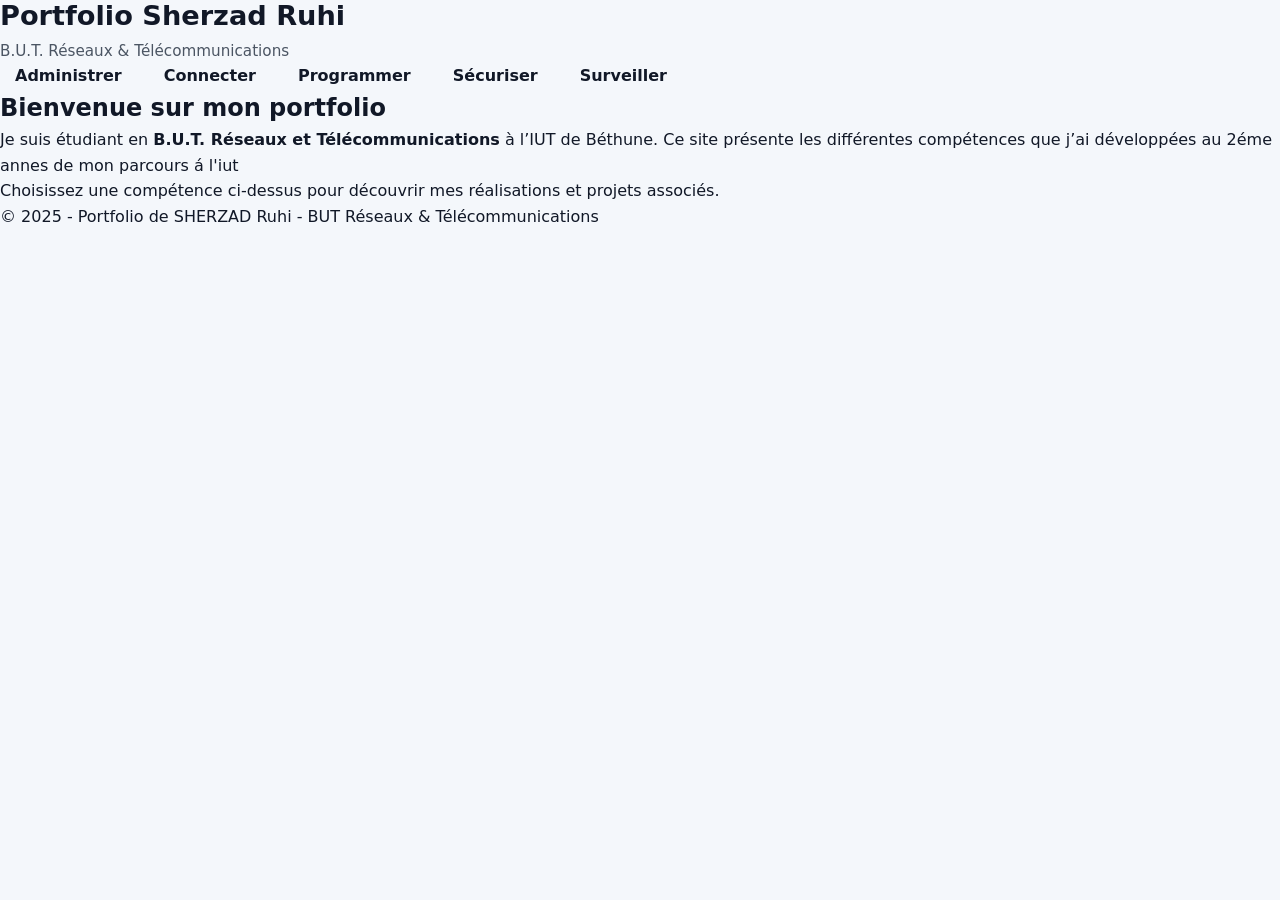
<file: test.html>
<!DOCTYPE html>
<html lang="fr">
<head>
    <meta charset="UTF-8">
    <meta name="viewport" content="width=device-width, initial-scale=1.0">
    <title>Portfolio - SHERZAD Ruhollah</title>
    <link rel="stylesheet" href="style.css">
</head>
<body>
    <header>
        <div class="header-left">
            <h1>Portfolio Sherzad Ruhi</h1>
            <p>B.U.T. Réseaux & Télécommunications</p>
        </div>
        <nav class="header-right">
            <ul>
                <li><a href="administrer.html" class="admin">Administrer</a></li>
                <li><a href="connecter.html" class="connect">Connecter</a></li>
                <li><a href="programmer.html" class="program">Programmer</a></li>
                <li><a href="securiser.html" class="secure">Sécuriser</a></li>
                <li><a href="surveiller.html" class="monitor">Surveiller</a></li>
            </ul>
        </nav>
    </header>

    <main class="home">
        <h2>Bienvenue sur mon portfolio</h2>
        <p>
            Je suis étudiant en <strong>B.U.T. Réseaux et Télécommunications</strong> à l’IUT de Béthune.  
            Ce site présente les différentes compétences que j’ai développées au 2éme annes de mon parcours á l'iut<strong></strong>        </p>
        <p>Choisissez une compétence ci-dessus pour découvrir mes réalisations et projets associés.</p>
    </main>

    <footer>
        <p>© 2025 - Portfolio de SHERZAD Ruhi - BUT Réseaux & Télécommunications</p>
    </footer>
</body>
</html>
</file>
<file: style.css>
/* --- 1. MODERN SETUP & VARIABLES --- */
:root {
    --primary: #2563eb;
    --primary-dark: #1d4ed8;
    --primary-light: #dbeafe;
    --accent: #e7f3ff;

    --surface: #ffffff;
    --background: #f4f7fb;
    --border: #e5e7eb;
    --text-main: #111827;
    --text-muted: #4b5563;
    --text-on-dark: #f9fafb;

    --shadow-sm: 0 2px 8px rgba(0, 0, 0, 0.05);
    --shadow-md: 0 12px 30px rgba(15, 23, 42, 0.08);
    --shadow-lg: 0 20px 45px rgba(15, 23, 42, 0.12);

    --transition: all 0.25s ease;
    --radius-lg: 24px;
    --radius-md: 16px;
    --radius-sm: 10px;
}

/* --- 2. RESET --- */
*, *::before, *::after {
    margin: 0;
    padding: 0;
    box-sizing: border-box;
}

html {
    scroll-behavior: smooth;
}

body {
    font-family: 'Inter', system-ui, -apple-system, sans-serif;
    background: var(--background);
    color: var(--text-main);
    line-height: 1.6;
    font-size: 16px;
    -webkit-font-smoothing: antialiased;
}

img {
    max-width: 100%;
    display: block;
}

/* --- 3. GLOBAL COMPONENTS --- */
.container,
.header-container,
.topic-container,
.topic-banner-content {
    max-width: 1200px;
    margin: 0 auto;
    padding-left: 35px;
    padding-right: 35px;
}

.highlight {
    color: var(--primary);
}

.badge {
    display: inline-flex;
    align-items: center;
    width: fit-content;
    background: var(--primary-light);
    color: var(--primary-dark);
    font-weight: 800;
    padding: 7px 17px;
    border-radius: 999px;
    font-size: 0.85rem;
    text-transform: uppercase;
    letter-spacing: 0.5px;
    margin-bottom: 1.4rem;
}

/* --- 4. HEADER --- */
.main-header {
    background: rgba(255, 255, 255, 0.92);
    backdrop-filter: blur(10px);
    border-bottom: 1px solid var(--border);
    position: sticky;
    top: 0;
    z-index: 1000;
}

.header-container {
    min-height: 100px;
    padding-top: 22px;
    padding-bottom: 22px;
    display: flex;
    justify-content: space-between;
    align-items: center;
    gap: 30px;
}

.header-left h1 {
    font-size: 1.7rem;
    font-weight: 800;
    line-height: 1.2;
}

.header-left p {
    color: var(--text-muted);
    font-size: 0.95rem;
    margin-top: 6px;
}

.header-right ul,
.nav-list {
    display: flex;
    align-items: center;
    gap: 12px;
    list-style: none;
    flex-wrap: wrap;
}

.header-right a,
.nav-link {
    text-decoration: none;
    color: var(--text-main);
    font-weight: 700;
    padding: 9px 15px;
    border-radius: var(--radius-sm);
    transition: var(--transition);
}

.header-right a:hover,
.header-right a.active,
.nav-link:hover,
.nav-link.active {
    background: var(--primary);
    color: white;
}

/* --- 5. HOME HERO --- */
.home-main {
    max-width: 1200px;
    margin: 0 auto;
    padding: 60px 35px;
}

.hero-section {
    display: grid;
    grid-template-columns: 1fr 1.2fr;
    gap: 60px;
    align-items: center;
    background: var(--surface);
    padding: 55px;
    border-radius: var(--radius-lg);
    box-shadow: var(--shadow-lg);
}

.hero-side-image {
    width: 100%;
    max-width: 360px;
    border-radius: var(--radius-lg);
    object-fit: cover;
    box-shadow: var(--shadow-lg);
}

.hero-right h2 {
    font-size: clamp(2.1rem, 4vw, 3.4rem);
    line-height: 1.1;
    margin-bottom: 24px;
    font-weight: 800;
}

.hero-description {
    color: var(--text-muted);
    font-size: 1.05rem;
    margin-bottom: 15px;
}

.hero-cta-box {
    margin-top: 30px;
    padding: 24px;
    background: var(--background);
    border: 1px solid var(--border);
    border-radius: var(--radius-md);
}

.hero-cta-box p {
    font-weight: 700;
    margin-bottom: 15px;
}

.cta-buttons {
    display: flex;
    flex-wrap: wrap;
    gap: 12px;
}

.btn-mini {
    text-decoration: none;
    background: var(--primary);
    color: white;
    padding: 10px 16px;
    border-radius: var(--radius-sm);
    font-weight: 700;
    transition: var(--transition);
}

.btn-mini:hover {
    background: var(--primary-dark);
    transform: translateY(-2px);
}

/* --- 6. TOPIC / COMPETENCE PAGES --- */
.topic-banner {
    background: linear-gradient(135deg, #073763, #0b7cff);
    color: white;
}

.topic-banner-content {
    padding-top: 75px;
    padding-bottom: 75px;
    text-align: center;
}

.topic-banner h2 {
    font-size: 2.3rem;
    font-weight: 800;
    margin-bottom: 12px;
}

.topic-banner p {
    font-size: 1.05rem;
    max-width: 850px;
    margin: 0 auto;
    color: rgba(255, 255, 255, 0.92);
}

.topic-container {
    padding-top: 50px;
    padding-bottom: 50px;
}

.topic-card {
    background: var(--surface);
    border: 1px solid var(--border);
    border-radius: var(--radius-lg);
    box-shadow: var(--shadow-md);
    padding: 32px;
    margin-bottom: 35px;
}

.card-header h3 {
    font-size: 1.55rem;
    margin-bottom: 16px;
}

.card-body p {
    color: var(--text-muted);
    margin-bottom: 14px;
}

.skills-tags {
    display: flex;
    flex-wrap: wrap;
    gap: 10px;
    margin-top: 20px;
}

.tag {
    background: var(--primary-light);
    color: var(--primary-dark);
    padding: 8px 13px;
    border-radius: 999px;
    font-size: 0.9rem;
    font-weight: 700;
}

/* --- 7. AC CARDS GRID --- */
.ac-interactive-grid {
    margin-top: 45px;
    display: grid;
    grid-template-columns: repeat(2, minmax(0, 1fr));
    gap: 22px;
}

.ac-interactive-grid > h3 {
    grid-column: 1 / -1;
    font-size: 1.6rem;
    margin-bottom: 5px;
}

.ac-item {
    background: var(--surface);
    border: 1px solid var(--border);
    border-radius: 22px;
    box-shadow: var(--shadow-md);
    overflow: hidden;
    transition: var(--transition);
}

.ac-item:hover {
    transform: translateY(-4px);
    box-shadow: var(--shadow-lg);
    border-color: var(--primary);
}

.ac-item summary {
    list-style: none;
    cursor: pointer;
    padding: 26px;
    min-height: 155px;
    display: flex;
    flex-direction: column;
    justify-content: space-between;
}

.ac-item summary::-webkit-details-marker {
    display: none;
}

.ac-item summary::after {
    content: "Voir le détail →";
    color: var(--primary);
    font-size: 0.85rem;
    font-weight: 800;
    margin-top: 18px;
}

.ac-item[open] summary::after {
    content: "Réduire ↑";
}

.ac-code {
    display: inline-block;
    background: var(--primary-light);
    color: var(--primary-dark);
    font-weight: 800;
    font-size: 0.9rem;
    padding: 7px 12px;
    border-radius: 999px;
    margin-bottom: 14px;
}

.ac-title {
    display: block;
    font-size: 1.05rem;
    font-weight: 800;
    color: var(--text-main);
    line-height: 1.4;
}

.click-hint {
    display: none;
}

.ac-content {
    padding: 0 26px 28px;
    color: var(--text-muted);
    font-size: 0.96rem;
    line-height: 1.75;
}

.ac-content p {
    margin-bottom: 14px;
}

.ac-content strong {
    color: var(--text-main);
}

.ac-item[open] {
    grid-column: 1 / -1;
    border-color: var(--primary);
}

.ac-item[open] summary {
    min-height: auto;
    background: #f8fbff;
    border-bottom: 1px solid var(--border);
}

/* --- 8. SYNTHESIS / GRID --- */
.soft-card {
    margin-top: 45px;
}

.skills-grid {
    display: grid;
    grid-template-columns: repeat(3, 1fr);
    gap: 18px;
    margin-top: 22px;
}

.skills-grid div {
    background: var(--background);
    padding: 20px;
    border-radius: var(--radius-md);
    border: 1px solid var(--border);
}

.skills-grid strong {
    display: block;
    margin-bottom: 10px;
}

.skills-grid ul {
    padding-left: 20px;
    color: var(--text-muted);
}

/* --- 9. FOOTER --- */
.main-footer {
    background: var(--text-main);
    color: var(--text-on-dark);
    padding: 32px 20px;
    text-align: center;
    margin-top: 50px;
}

/* --- 10. RESPONSIVE --- */
@media (max-width: 968px) {
    .header-container {
        flex-direction: column;
        align-items: flex-start;
        min-height: auto;
    }

    .hero-section {
        grid-template-columns: 1fr;
        gap: 35px;
        padding: 35px;
    }

    .hero-left {
        order: 2;
    }

    .hero-right {
        order: 1;
    }

    .skills-grid {
        grid-template-columns: 1fr;
    }
}

@media (max-width: 800px) {
    .ac-interactive-grid {
        grid-template-columns: 1fr;
    }

    .ac-item[open] {
        grid-column: auto;
    }
}

@media (max-width: 600px) {
    .container,
    .header-container,
    .topic-container,
    .topic-banner-content,
    .home-main {
        padding-left: 20px;
        padding-right: 20px;
    }

    .topic-banner-content {
        padding-top: 55px;
        padding-bottom: 55px;
    }

    .topic-banner h2 {
        font-size: 1.9rem;
    }

    .topic-card {
        padding: 24px;
    }

    .hero-right h2 {
        font-size: 2rem;
    }
}
</file>
